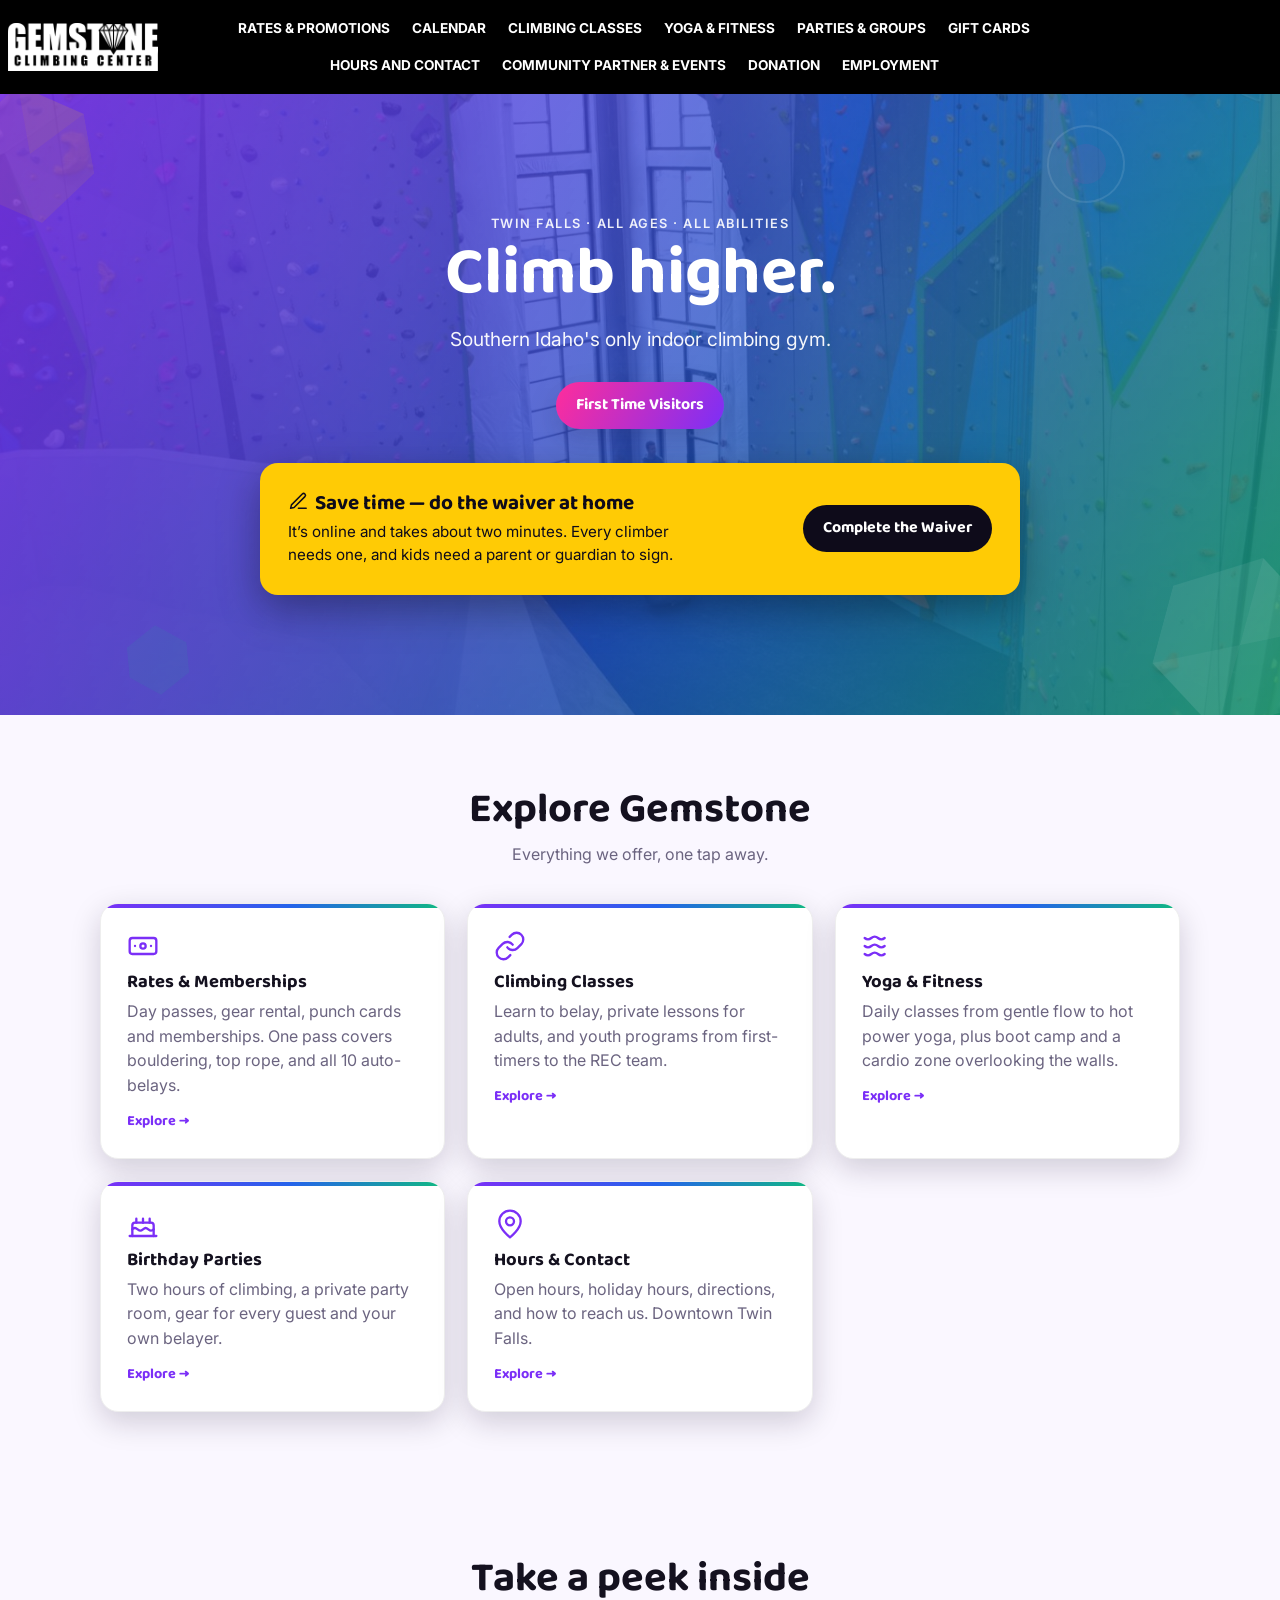
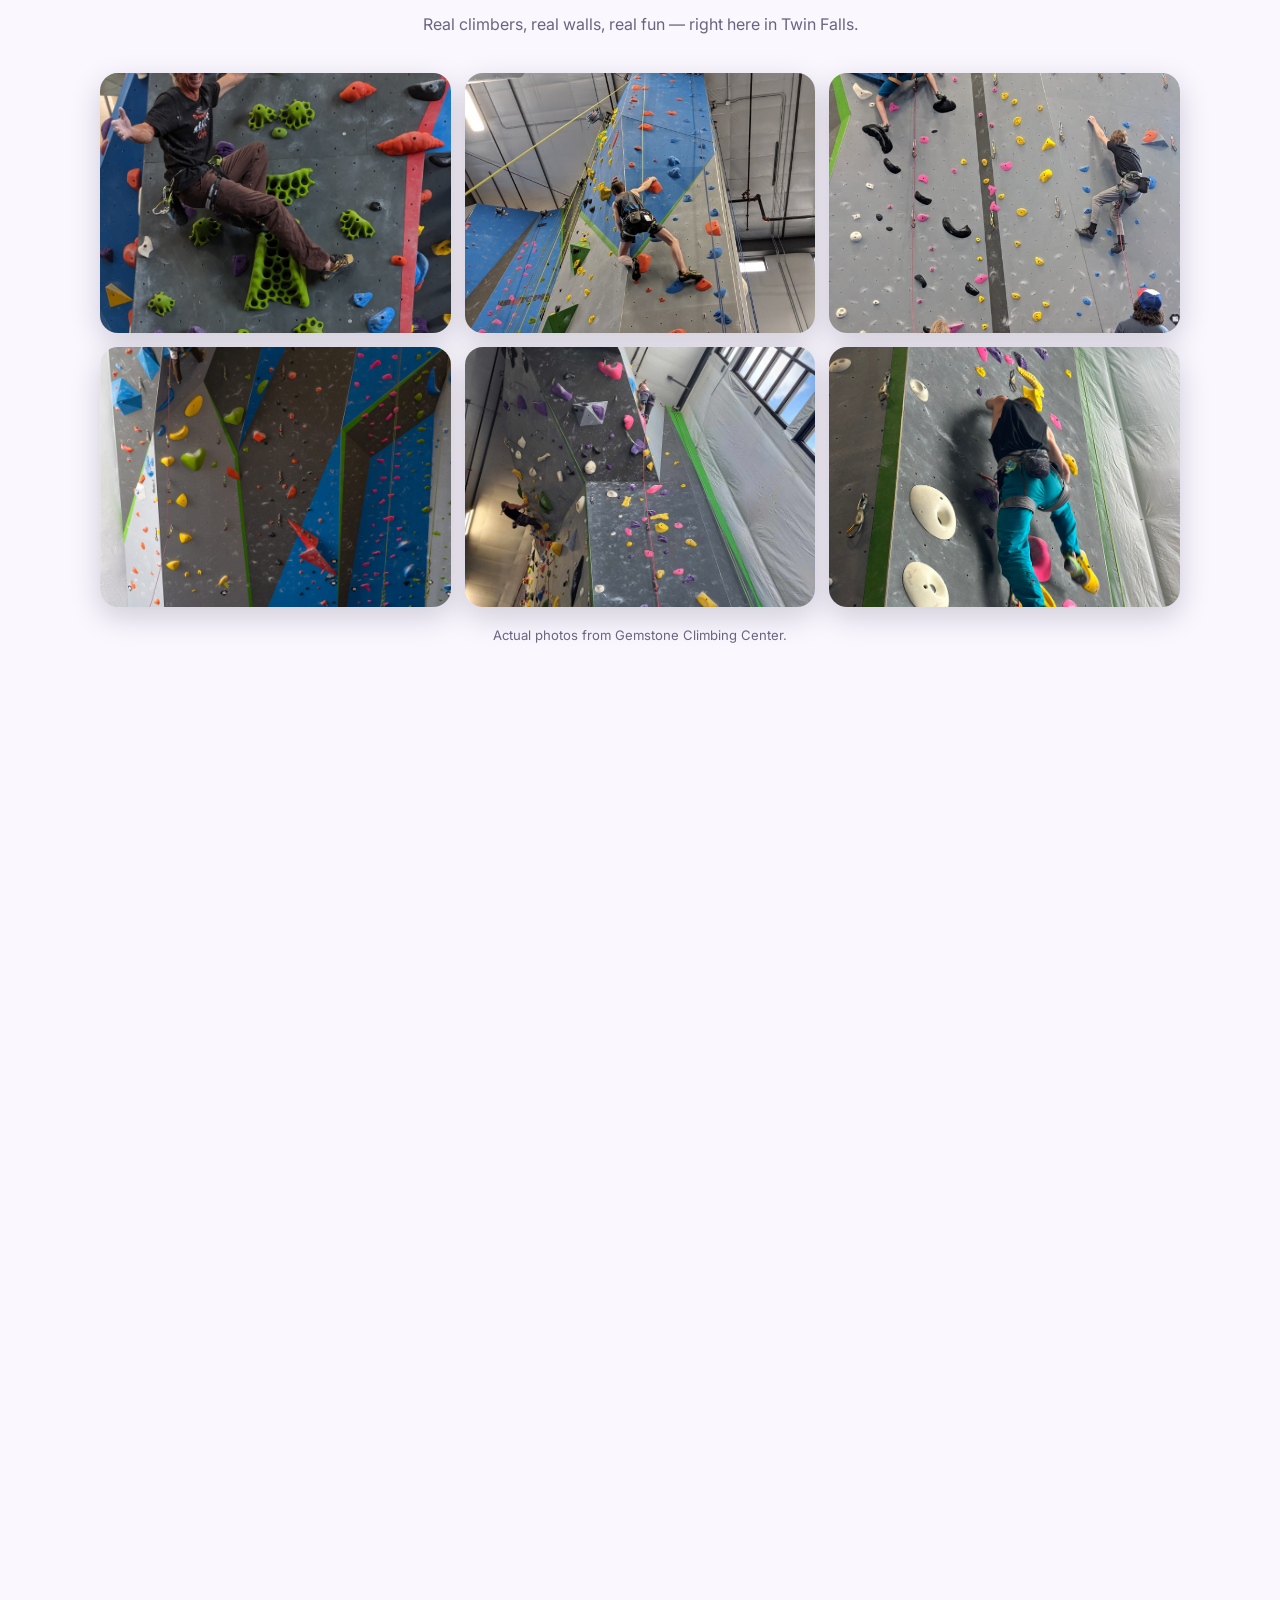
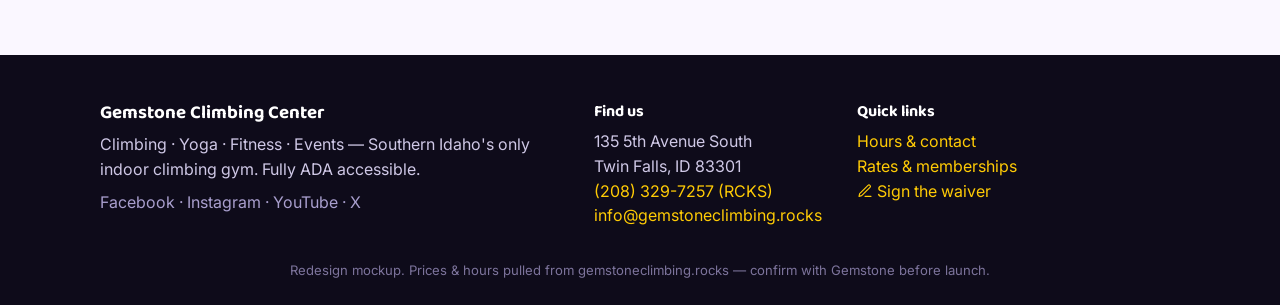
<file: index.html>
<!doctype html>
<html lang="en" class="no-js">
<head>
  <meta charset="UTF-8">
  <meta name="robots" content="noindex, nofollow">
  <meta name="viewport" content="width=device-width, initial-scale=1">
  <title>Gemstone Climbing Center — Twin Falls</title>
  <!-- Swap no-js → js before first paint so .js .reveal hides correctly when JS is available -->
  <script>document.documentElement.classList.replace('no-js','js')</script>
  <link rel="preconnect" href="https://fonts.googleapis.com">
  <link rel="preconnect" href="https://fonts.gstatic.com" crossorigin>
  <link rel="stylesheet" href="https://fonts.googleapis.com/css2?family=Baloo+2:wght@700;800&family=Inter:wght@400;600;700&display=swap">
  <link rel="icon" href="data:image/svg+xml,%3Csvg xmlns='http://www.w3.org/2000/svg' viewBox='0 0 24 24'%3E%3Crect width='24' height='24' rx='5' fill='%230e0b1a'/%3E%3Cpath d='M7 4.5h10l3.5 4.8-8.5 10.2L3.5 9.3z' fill='none' stroke='%23ffcb05' stroke-width='1.7' stroke-linejoin='round'/%3E%3Cpath d='M3.5 9.3h17' stroke='%23ffcb05' stroke-width='1.2'/%3E%3C/svg%3E">
  <meta name="description" content="Southern Idaho's only indoor climbing gym. Bouldering, top rope, 10 auto-belays, classes, yoga & fitness — in downtown Twin Falls.">
  <meta property="og:type" content="website">
  <meta property="og:site_name" content="Gemstone Climbing Center">
  <meta property="og:title" content="Gemstone Climbing Center — Twin Falls, Idaho">
  <meta property="og:description" content="Southern Idaho's only indoor climbing gym. Bouldering, top rope, 10 auto-belays, classes, yoga & fitness — in downtown Twin Falls.">
  <meta property="og:url" content="https://keemstart.github.io/gemstone-climbing-preview/index.html">
  <meta property="og:image" content="https://keemstart.github.io/gemstone-climbing-preview/assets/photos/og-cover.jpg">
  <meta name="twitter:card" content="summary_large_image">
  <meta name="twitter:title" content="Gemstone Climbing Center — Twin Falls, Idaho">
  <meta name="twitter:description" content="Southern Idaho's only indoor climbing gym. Bouldering, top rope, 10 auto-belays, classes, yoga & fitness — in downtown Twin Falls.">
  <meta name="twitter:image" content="https://keemstart.github.io/gemstone-climbing-preview/assets/photos/og-cover.jpg">
  <link rel="stylesheet" href="styles.css?v=28">
</head>
<body>
  <a class="skip" href="#main">Skip to content</a>
  <header class="nav">
    <div class="nav__bar">
  <a class="nav__logo" href="index.html" aria-label="Gemstone Climbing Center — home"><img src="assets/photos/logo-white.png" alt="Gemstone Climbing Center" width="280" height="90"></a>
      <nav class="nav__links" id="nav-links">
        <a href="rates.html">Rates &amp; Promotions</a>
        <a href="calendar.html">Calendar</a>
        <a href="classes.html">Climbing Classes</a>
        <a href="yoga-fitness.html">Yoga &amp; Fitness</a>
        <a href="parties.html">Parties &amp; Groups</a>
        <a href="gift-cards.html">Gift Cards</a>
        <a href="visit.html">Hours and Contact</a>
        <a href="community.html">Community Partner &amp; Events</a>
        <a href="donation.html">Donation</a>
        <a href="employment.html">Employment</a>
      </nav>
      <button class="nav__burger" type="button" aria-label="Open menu" aria-expanded="false" aria-controls="nav-links"><svg class="ico ico--open" viewBox="0 0 24 24" fill="none" stroke="currentColor" stroke-width="2" stroke-linecap="round" aria-hidden="true"><path d="M3 6h18M3 12h18M3 18h18"/></svg><svg class="ico ico--close" viewBox="0 0 24 24" fill="none" stroke="currentColor" stroke-width="2" stroke-linecap="round" aria-hidden="true"><path d="M18 6 6 18M6 6l12 12"/></svg></button>
    </div>
  </header>
  <main id="main">

    <!-- ── Section 1: Hero ── -->
    <section class="hero hero--home">
      <!-- Decorative gem facet shapes -->
      <svg class="hero__deco hero__deco--1" aria-hidden="true" focusable="false" xmlns="http://www.w3.org/2000/svg" viewBox="0 0 160 180" width="160" height="180"><polygon points="80,0 160,50 160,130 80,180 0,130 0,50" fill="rgba(255,255,255,0.07)"/><polygon points="80,0 160,50 80,90" fill="rgba(255,255,255,0.05)"/><polygon points="0,130 80,180 80,90" fill="rgba(255,255,255,0.04)"/></svg> <svg class="hero__deco hero__deco--2" aria-hidden="true" focusable="false" xmlns="http://www.w3.org/2000/svg" viewBox="0 0 120 140" width="120" height="140"><polygon points="60,0 120,40 120,100 60,140 0,100 0,40" fill="rgba(255,203,5,0.08)"/><polygon points="60,0 120,40 60,70" fill="rgba(255,203,5,0.06)"/></svg> <svg class="hero__deco hero__deco--3" aria-hidden="true" focusable="false" xmlns="http://www.w3.org/2000/svg" viewBox="0 0 80 80" width="80" height="80"><circle cx="40" cy="40" r="38" fill="none" stroke="rgba(255,255,255,0.1)" stroke-width="2"/><circle cx="40" cy="40" r="20" fill="rgba(255,45,155,0.07)"/></svg> <svg class="hero__deco hero__deco--4" aria-hidden="true" focusable="false" xmlns="http://www.w3.org/2000/svg" viewBox="0 0 60 70" width="60" height="70"><polygon points="30,0 60,20 60,50 30,70 0,50 0,20" fill="rgba(16,185,129,0.09)"/></svg> <div class="container hero__inner">
        <p class="eyebrow">Twin Falls · All ages · All abilities</p>
        <h1 class="hero__title">Climb higher.</h1>
        <p class="hero__sub">Southern Idaho's only indoor climbing gym.</p>
        <div class="hero__cta">
          <a class="btn btn--cta" href="rates.html#first-visit">First Time Visitors</a>
        </div>
        <div class="waiver-band">
          <div>
            <h3><svg class="ico" viewBox="0 0 24 24" fill="none" stroke="currentColor" stroke-width="1.75" stroke-linecap="round" stroke-linejoin="round" aria-hidden="true"><path d="M12 20h9"/><path d="M16.5 3.5a2.12 2.12 0 0 1 3 3L7 19l-4 1 1-4Z"/></svg> Save time &mdash; do the waiver at home</h3>
            <p>It&rsquo;s online and takes about two minutes. Every climber needs one, and kids need a parent or guardian to sign.</p>
          </div>
          <a class="btn btn--dark" href="https://waiver.smartwaiver.com/w/5cfe9b97b33d8/web/" target="_blank" rel="noopener">Complete the Waiver</a>
        </div>
      </div>
    </section>

    <!-- Section 3: Site map -->
    <section id="explore" class="section">
      <div class="container">
        <h2>Explore Gemstone</h2>
        <p class="section__sub">Everything we offer, one tap away.</p>
        <div class="cards">
          <a class="card card--link" href="rates.html">
            <div class="card__icon"><svg class="ico" viewBox="0 0 24 24" fill="none" stroke="currentColor" stroke-width="1.75" stroke-linecap="round" stroke-linejoin="round" aria-hidden="true"><rect x="2" y="6" width="20" height="12" rx="2"/><circle cx="12" cy="12" r="2"/><path d="M6 12h.01M18 12h.01"/></svg></div>
            <h3>Rates &amp; Memberships</h3>
            <p>Day passes, gear rental, punch cards and memberships. One pass covers bouldering, top rope, and all 10 auto-belays.</p>
            <span class="card__go">Explore &rarr;</span>
          </a>
          <a class="card card--link" href="classes.html">
            <div class="card__icon"><svg class="ico" viewBox="0 0 24 24" fill="none" stroke="currentColor" stroke-width="1.75" stroke-linecap="round" stroke-linejoin="round" aria-hidden="true"><path d="M10 13a5 5 0 0 0 7.54.54l3-3a5 5 0 0 0-7.07-7.07l-1.72 1.71"/><path d="M14 11a5 5 0 0 0-7.54-.54l-3 3a5 5 0 0 0 7.07 7.07l1.71-1.71"/></svg></div>
            <h3>Climbing Classes</h3>
            <p>Learn to belay, private lessons for adults, and youth programs from first-timers to the REC team.</p>
            <span class="card__go">Explore &rarr;</span>
          </a>
          <a class="card card--link" href="yoga-fitness.html">
            <div class="card__icon"><svg class="ico" viewBox="0 0 24 24" fill="none" stroke="currentColor" stroke-width="1.75" stroke-linecap="round" stroke-linejoin="round" aria-hidden="true"><path d="M2 6c.6.5 1.2 1 2.5 1C7 7 7 5 9.5 5c2.6 0 2.4 2 5 2 1.3 0 1.9-.5 2.5-1"/><path d="M2 12c.6.5 1.2 1 2.5 1C7 13 7 11 9.5 11c2.6 0 2.4 2 5 2 1.3 0 1.9-.5 2.5-1"/><path d="M2 18c.6.5 1.2 1 2.5 1C7 19 7 17 9.5 17c2.6 0 2.4 2 5 2 1.3 0 1.9-.5 2.5-1"/></svg></div>
            <h3>Yoga &amp; Fitness</h3>
            <p>Daily classes from gentle flow to hot power yoga, plus boot camp and a cardio zone overlooking the walls.</p>
            <span class="card__go">Explore &rarr;</span>
          </a>
          <a class="card card--link" href="parties.html">
            <div class="card__icon"><svg class="ico" viewBox="0 0 24 24" fill="none" stroke="currentColor" stroke-width="1.75" stroke-linecap="round" stroke-linejoin="round" aria-hidden="true"><path d="M20 21v-8a2 2 0 0 0-2-2H6a2 2 0 0 0-2 2v8"/><path d="M4 16s.5-1 2-1 2.5 2 4 2 2.5-2 4-2 2.5 2 4 2 2-1 2-1"/><path d="M2 21h20"/><path d="M7 8v3M12 8v3M17 8v3"/></svg></div>
            <h3>Birthday Parties</h3>
            <p>Two hours of climbing, a private party room, gear for every guest and your own belayer.</p>
            <span class="card__go">Explore &rarr;</span>
          </a>
          <a class="card card--link" href="visit.html">
            <div class="card__icon"><svg class="ico" viewBox="0 0 24 24" fill="none" stroke="currentColor" stroke-width="1.75" stroke-linecap="round" stroke-linejoin="round" aria-hidden="true"><path d="M20 10c0 6-8 12-8 12s-8-6-8-12a8 8 0 0 1 16 0Z"/><circle cx="12" cy="10" r="3"/></svg></div>
            <h3>Hours &amp; Contact</h3>
            <p>Open hours, holiday hours, directions, and how to reach us. Downtown Twin Falls.</p>
            <span class="card__go">Explore &rarr;</span>
          </a>
        </div>
      </div>
    </section>

    <!-- ── Section 3b: Photo gallery ── -->
    <section class="section reveal">
      <div class="container">
        <h2>Take a peek inside</h2>
        <p class="section__sub">Real climbers, real walls, real fun — right here in Twin Falls.</p>
        <div class="gallery">
          <img src="assets/photos/g1.jpg" alt="A climber grinning mid-route on a colorful bouldering wall at Gemstone" loading="lazy">
          <img src="assets/photos/g2.jpg" alt="A climber high on a tall lead wall under the gym's big ceiling" loading="lazy">
          <img src="assets/photos/g3.jpg" alt="Climbers on the top-rope walls with a friend spotting below" loading="lazy">
          <img src="assets/photos/g4.jpg" alt="Wide view of Gemstone's colorful climbing walls and padded floor" loading="lazy">
          <img src="assets/photos/g5.jpg" alt="Two friends smiling in front of the bouldering wall" loading="lazy">
          <img src="assets/photos/g6.jpg" alt="A climber working a route across bright, chunky holds" loading="lazy">
        </div>
        <p class="gallery__note">Actual photos from Gemstone Climbing Center.</p>
      </div>
    </section>

    <!-- ── Section 4: Why Gemstone trust band ── -->
    <section id="why" class="why reveal">
      <div class="container">
        <h2>Why families pick Gemstone</h2>
        <div class="why__grid">
          <div class="why__item">
            <span class="why__icon"><svg class="ico" viewBox="0 0 24 24" fill="none" stroke="currentColor" stroke-width="1.75" stroke-linecap="round" stroke-linejoin="round" aria-hidden="true"><path d="m8 3 4 8 5-5 5 15H2L8 3z"/></svg></span>
            <strong>Only indoor gym in S. Idaho</strong>
          </div>
          <div class="why__item">
            <span class="why__icon"><svg class="ico" viewBox="0 0 24 24" fill="none" stroke="currentColor" stroke-width="1.75" stroke-linecap="round" stroke-linejoin="round" aria-hidden="true"><circle cx="16" cy="4" r="1"/><path d="m18 19 1-7-6 1"/><path d="m5 8 3-3 5.5 3-2.36 3.5"/><path d="M4.24 14.5a5 5 0 0 0 6.88 6"/><path d="M13.76 17.5a5 5 0 0 0-6.88-6"/></svg></span>
            <strong>Fully ADA accessible</strong>
          </div>
          <div class="why__item">
            <span class="why__icon"><svg class="ico" viewBox="0 0 24 24" fill="none" stroke="currentColor" stroke-width="1.75" stroke-linecap="round" stroke-linejoin="round" aria-hidden="true"><path d="M16 21v-2a4 4 0 0 0-4-4H6a4 4 0 0 0-4 4v2"/><circle cx="9" cy="7" r="4"/><path d="M22 21v-2a4 4 0 0 0-3-3.87"/><path d="M16 3.13a4 4 0 0 1 0 7.75"/></svg></span>
            <strong>Trained, friendly staff</strong>
          </div>
          <div class="why__item">
            <span class="why__icon"><svg class="ico" viewBox="0 0 24 24" fill="none" stroke="currentColor" stroke-width="1.75" stroke-linecap="round" stroke-linejoin="round" aria-hidden="true"><path d="M16 21v-2a4 4 0 0 0-4-4H6a4 4 0 0 0-4 4v2"/><circle cx="9" cy="7" r="4"/><path d="M22 21v-2a4 4 0 0 0-3-3.87"/><path d="M16 3.13a4 4 0 0 1 0 7.75"/></svg></span>
            <strong>All ages &amp; abilities welcome</strong>
          </div>
        </div>
      </div>
    </section>

    <!-- ── Section 5: Testimonials ── -->
    <section class="section reveal">
      <div class="container">
        <h2>Climbers love us</h2>
        <div class="rating">
          <div class="rating__stars" aria-hidden="true"><svg class="ico ico--star" viewBox="0 0 24 24" fill="currentColor" aria-hidden="true"><path d="m12 2 3.09 6.26L22 9.27l-5 4.87 1.18 6.88L12 17.77l-6.18 3.25L7 14.14 2 9.27l6.91-1.01z"/></svg><svg class="ico ico--star" viewBox="0 0 24 24" fill="currentColor" aria-hidden="true"><path d="m12 2 3.09 6.26L22 9.27l-5 4.87 1.18 6.88L12 17.77l-6.18 3.25L7 14.14 2 9.27l6.91-1.01z"/></svg><svg class="ico ico--star" viewBox="0 0 24 24" fill="currentColor" aria-hidden="true"><path d="m12 2 3.09 6.26L22 9.27l-5 4.87 1.18 6.88L12 17.77l-6.18 3.25L7 14.14 2 9.27l6.91-1.01z"/></svg><svg class="ico ico--star" viewBox="0 0 24 24" fill="currentColor" aria-hidden="true"><path d="m12 2 3.09 6.26L22 9.27l-5 4.87 1.18 6.88L12 17.77l-6.18 3.25L7 14.14 2 9.27l6.91-1.01z"/></svg><svg class="ico ico--star" viewBox="0 0 24 24" aria-hidden="true"><defs><linearGradient id="halfstar"><stop offset="50%" stop-color="currentColor"/><stop offset="50%" stop-color="transparent"/></linearGradient></defs><path d="m12 2 3.09 6.26L22 9.27l-5 4.87 1.18 6.88L12 17.77l-6.18 3.25L7 14.14 2 9.27l6.91-1.01z" fill="url(#halfstar)" stroke="currentColor" stroke-width="1.5"/></svg></div>
          <p class="rating__text">
            Rated <strong>4.5 out of 5</strong> —
            <a href="https://www.indoorclimbinggym.com/gyms/gemstone-climbing-center-twin-falls/" target="_blank" rel="noopener">as listed on IndoorClimbingGym.com</a>
          </p>
        </div>
        <p class="section__sub"><strong>The quotes below are written placeholders, not real customer reviews.</strong> Swap in real Google or Facebook reviews before this goes live.</p>
        <div class="cards">
          <blockquote class="quote">
            <p>"We booked Gemstone for my daughter's 8th birthday and it was the best decision ever. The staff host handled everything — we just showed up and celebrated. Every kid left exhausted and grinning."</p>
            <cite>— Sarah M., Twin Falls</cite>
          </blockquote>
          <blockquote class="quote">
            <p>"As a total beginner I was nervous, but the auto-belays let me climb on my own right away. Super welcoming vibe, no judgment — I was back the next weekend with my whole family."</p>
            <cite>— Diego R.</cite>
          </blockquote>
          <blockquote class="quote">
            <p>"Our kids have tried every birthday venue in Twin Falls. Nothing tops Gemstone. The private room, the climbing wall, the staff energy — the Coopers are officially annual members now."</p>
            <cite>— The Coopers</cite>
          </blockquote>
        </div>
      </div>
    </section>

  </main>
  <footer class="footer" id="footer">
    <div class="container footer__grid">
      <div>
        <h3>Gemstone Climbing Center</h3>
        <p>Climbing · Yoga · Fitness · Events — Southern Idaho's only indoor climbing gym. Fully ADA accessible.</p>
        <p class="footer__social">Facebook · Instagram · YouTube · X</p>
      </div>
      <div>
        <h4>Find us</h4>
        <p>135 5th Avenue South<br>Twin Falls, ID 83301</p>
        <p>
          <a class="contact-link" href="tel:+12083297257">(208) 329-7257 (RCKS)</a><br>
          <a class="contact-link" href="mailto:info@gemstoneclimbing.rocks">info@gemstoneclimbing.rocks</a>
        </p>
      </div>
      <div>
        <h4>Quick links</h4>
        <p>
          <a class="contact-link" href="visit.html">Hours &amp; contact</a><br>
          <a class="contact-link" href="rates.html">Rates &amp; memberships</a><br>
          <a class="contact-link" href="https://waiver.smartwaiver.com/w/5cfe9b97b33d8/web/" target="_blank" rel="noopener"><svg class="ico" viewBox="0 0 24 24" fill="none" stroke="currentColor" stroke-width="1.75" stroke-linecap="round" stroke-linejoin="round" aria-hidden="true"><path d="M12 20h9"/><path d="M16.5 3.5a2.12 2.12 0 0 1 3 3L7 19l-4 1 1-4Z"/></svg> Sign the waiver</a>
        </p>
      </div>
    </div>
    <p class="footer__note">Redesign mockup. Prices &amp; hours pulled from gemstoneclimbing.rocks — confirm with Gemstone before launch.</p>
  </footer>
  <script src="main.js?v=5" defer></script>
</body>
</html>
</file>
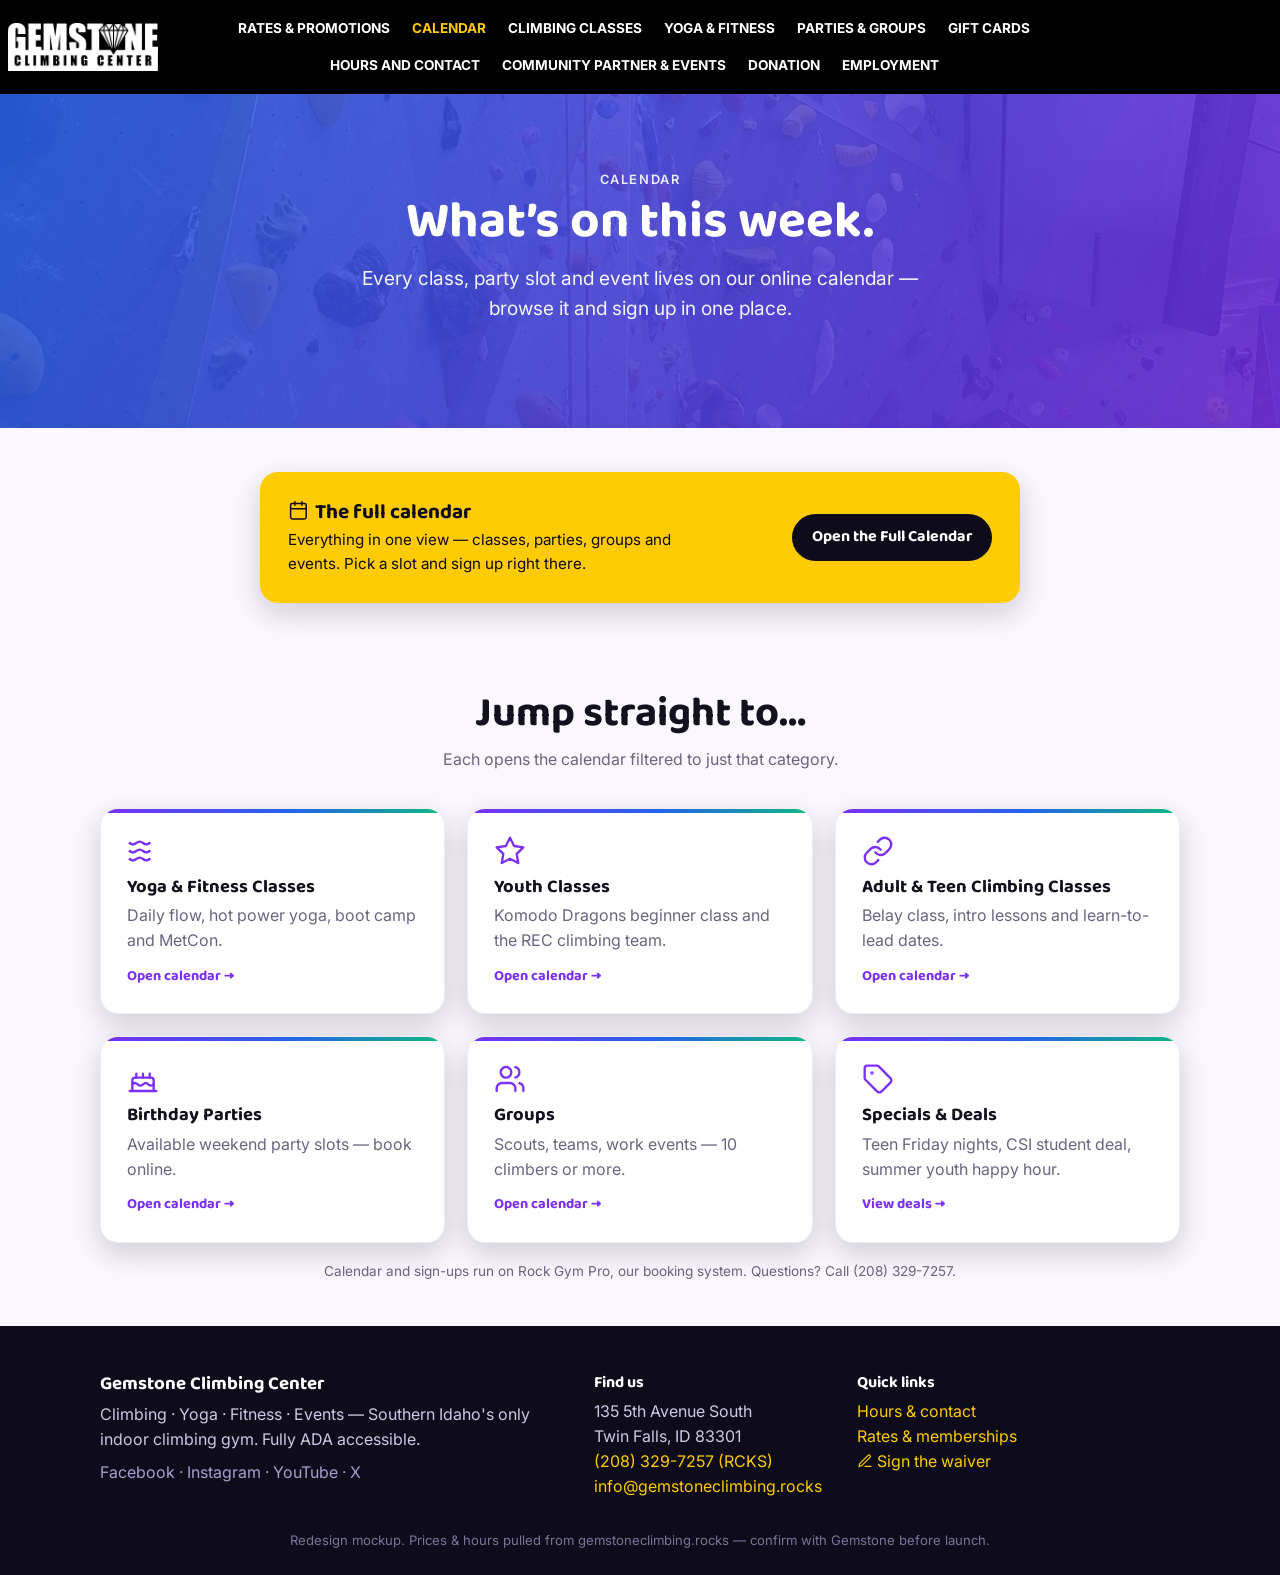
<file: calendar.html>
<!doctype html>
<html lang="en" class="no-js">
<head>
  <meta charset="UTF-8">
  <meta name="robots" content="noindex, nofollow">
  <meta name="viewport" content="width=device-width, initial-scale=1">
  <title>Calendar — Gemstone Climbing Center</title>
  <!-- Swap no-js → js before first paint so .js .reveal hides correctly when JS is available -->
  <script>document.documentElement.classList.replace('no-js','js')</script>
  <link rel="preconnect" href="https://fonts.googleapis.com">
  <link rel="preconnect" href="https://fonts.gstatic.com" crossorigin>
  <link rel="stylesheet" href="https://fonts.googleapis.com/css2?family=Baloo+2:wght@700;800&family=Inter:wght@400;600;700&display=swap">
  <link rel="icon" href="data:image/svg+xml,%3Csvg xmlns='http://www.w3.org/2000/svg' viewBox='0 0 24 24'%3E%3Crect width='24' height='24' rx='5' fill='%230e0b1a'/%3E%3Cpath d='M7 4.5h10l3.5 4.8-8.5 10.2L3.5 9.3z' fill='none' stroke='%23ffcb05' stroke-width='1.7' stroke-linejoin='round'/%3E%3Cpath d='M3.5 9.3h17' stroke='%23ffcb05' stroke-width='1.2'/%3E%3C/svg%3E">
  <meta name="description" content="See what's on at Gemstone and sign up online: yoga and fitness, youth and adult classes, parties, groups and specials.">
  <meta property="og:type" content="website">
  <meta property="og:site_name" content="Gemstone Climbing Center">
  <meta property="og:title" content="Calendar — Gemstone Climbing Center">
  <meta property="og:description" content="See what's on at Gemstone and sign up online: yoga and fitness, youth and adult classes, parties, groups and specials.">
  <meta property="og:url" content="https://keemstart.github.io/gemstone-climbing-preview/calendar.html">
  <meta property="og:image" content="https://keemstart.github.io/gemstone-climbing-preview/assets/photos/og-cover.jpg">
  <meta name="twitter:card" content="summary_large_image">
  <meta name="twitter:title" content="Calendar — Gemstone Climbing Center">
  <meta name="twitter:description" content="See what's on at Gemstone and sign up online: yoga and fitness, youth and adult classes, parties, groups and specials.">
  <meta name="twitter:image" content="https://keemstart.github.io/gemstone-climbing-preview/assets/photos/og-cover.jpg">
  <link rel="stylesheet" href="styles.css?v=28">
</head>
<body>
  <a class="skip" href="#main">Skip to content</a>
  <header class="nav">
    <div class="nav__bar">
  <a class="nav__logo" href="index.html" aria-label="Gemstone Climbing Center — home"><img src="assets/photos/logo-white.png" alt="Gemstone Climbing Center" width="280" height="90"></a>
      <nav class="nav__links" id="nav-links">
        <a href="rates.html">Rates &amp; Promotions</a>
        <a href="calendar.html" aria-current="page">Calendar</a>
        <a href="classes.html">Climbing Classes</a>
        <a href="yoga-fitness.html">Yoga &amp; Fitness</a>
        <a href="parties.html">Parties &amp; Groups</a>
        <a href="gift-cards.html">Gift Cards</a>
        <a href="visit.html">Hours and Contact</a>
        <a href="community.html">Community Partner &amp; Events</a>
        <a href="donation.html">Donation</a>
        <a href="employment.html">Employment</a>
      </nav>
      <button class="nav__burger" type="button" aria-label="Open menu" aria-expanded="false" aria-controls="nav-links"><svg class="ico ico--open" viewBox="0 0 24 24" fill="none" stroke="currentColor" stroke-width="2" stroke-linecap="round" aria-hidden="true"><path d="M3 6h18M3 12h18M3 18h18"/></svg><svg class="ico ico--close" viewBox="0 0 24 24" fill="none" stroke="currentColor" stroke-width="2" stroke-linecap="round" aria-hidden="true"><path d="M18 6 6 18M6 6l12 12"/></svg></button>
    </div>
  </header>

  <main id="main">

    <!-- Page hero -->
    <section class="hero hero--page hero--calendar">
      <div class="container hero__inner">
        <p class="eyebrow">Calendar</p>
        <h1 class="hero__title">What&rsquo;s on this week.</h1>
        <p class="hero__sub">Every class, party slot and event lives on our online calendar &mdash; browse it and sign up in one place.</p>
      </div>
    </section>

    <section class="section section--tight">
      <div class="container">
        <div class="waiver-band">
          <div>
            <h3><svg class="ico" viewBox="0 0 24 24" fill="none" stroke="currentColor" stroke-width="1.75" stroke-linecap="round" stroke-linejoin="round" aria-hidden="true"><rect x="3" y="4" width="18" height="18" rx="2"/><path d="M16 2v4M8 2v4M3 10h18"/></svg> The full calendar</h3>
            <p>Everything in one view &mdash; classes, parties, groups and events. Pick a slot and sign up right there.</p>
          </div>
          <a class="btn btn--dark" href="https://app.rockgympro.com/b/widget/?a=calendar&amp;&amp;widget_guid=ecdc4bcc633c49f288ce681da1b95a86&amp;random=62d84f7b9785a&amp;iframeid=&amp;mode=p" target="_blank" rel="noopener">Open the Full Calendar</a>
        </div>
      </div>
    </section>

    <section class="section section--tight reveal">
      <div class="container">
        <h2>Jump straight to&hellip;</h2>
        <p class="section__sub">Each opens the calendar filtered to just that category.</p>
        <div class="cards">
          <a class="card card--link" href="https://app.rockgympro.com/b/?&amp;bw=b32202e4762f4b5b98f030e9bfc80e5f" target="_blank" rel="noopener">
            <div class="card__icon"><svg class="ico" viewBox="0 0 24 24" fill="none" stroke="currentColor" stroke-width="1.75" stroke-linecap="round" stroke-linejoin="round" aria-hidden="true"><path d="M2 6c.6.5 1.2 1 2.5 1C7 7 7 5 9.5 5c2.6 0 2.4 2 5 2 1.3 0 1.9-.5 2.5-1"/><path d="M2 12c.6.5 1.2 1 2.5 1C7 13 7 11 9.5 11c2.6 0 2.4 2 5 2 1.3 0 1.9-.5 2.5-1"/><path d="M2 18c.6.5 1.2 1 2.5 1C7 19 7 17 9.5 17c2.6 0 2.4 2 5 2 1.3 0 1.9-.5 2.5-1"/></svg></div>
            <h3>Yoga &amp; Fitness Classes</h3>
            <p>Daily flow, hot power yoga, boot camp and MetCon.</p>
            <span class="card__go">Open calendar &rarr;</span>
          </a>
          <a class="card card--link" href="https://app.rockgympro.com/b/?&amp;bw=70bd29d9da0445a3baface02f310a240" target="_blank" rel="noopener">
            <div class="card__icon"><svg class="ico" viewBox="0 0 24 24" fill="none" stroke="currentColor" stroke-width="1.75" stroke-linecap="round" stroke-linejoin="round" aria-hidden="true"><path d="m12 2 3.09 6.26L22 9.27l-5 4.87 1.18 6.88L12 17.77l-6.18 3.25L7 14.14 2 9.27l6.91-1.01z"/></svg></div>
            <h3>Youth Classes</h3>
            <p>Komodo Dragons beginner class and the REC climbing team.</p>
            <span class="card__go">Open calendar &rarr;</span>
          </a>
          <a class="card card--link" href="https://app.rockgympro.com/b/?&amp;bw=7004e7a0c71f44afab94ce56cd34a6df" target="_blank" rel="noopener">
            <div class="card__icon"><svg class="ico" viewBox="0 0 24 24" fill="none" stroke="currentColor" stroke-width="1.75" stroke-linecap="round" stroke-linejoin="round" aria-hidden="true"><path d="M10 13a5 5 0 0 0 7.54.54l3-3a5 5 0 0 0-7.07-7.07l-1.72 1.71"/><path d="M14 11a5 5 0 0 0-7.54-.54l-3 3a5 5 0 0 0 7.07 7.07l1.71-1.71"/></svg></div>
            <h3>Adult &amp; Teen Climbing Classes</h3>
            <p>Belay class, intro lessons and learn-to-lead dates.</p>
            <span class="card__go">Open calendar &rarr;</span>
          </a>
          <a class="card card--link" href="https://app.rockgympro.com/b/?&amp;bw=be690385fd8d4420b95cceaacaf97de6" target="_blank" rel="noopener">
            <div class="card__icon"><svg class="ico" viewBox="0 0 24 24" fill="none" stroke="currentColor" stroke-width="1.75" stroke-linecap="round" stroke-linejoin="round" aria-hidden="true"><path d="M20 21v-8a2 2 0 0 0-2-2H6a2 2 0 0 0-2 2v8"/><path d="M4 16s.5-1 2-1 2.5 2 4 2 2.5-2 4-2 2.5 2 4 2 2-1 2-1"/><path d="M2 21h20"/><path d="M7 8v3M12 8v3M17 8v3"/></svg></div>
            <h3>Birthday Parties</h3>
            <p>Available weekend party slots &mdash; book online.</p>
            <span class="card__go">Open calendar &rarr;</span>
          </a>
          <a class="card card--link" href="https://app.rockgympro.com/b/?&amp;bo=f932a99c79bf4703b35c180e79b0fed3" target="_blank" rel="noopener">
            <div class="card__icon"><svg class="ico" viewBox="0 0 24 24" fill="none" stroke="currentColor" stroke-width="1.75" stroke-linecap="round" stroke-linejoin="round" aria-hidden="true"><path d="M16 21v-2a4 4 0 0 0-4-4H6a4 4 0 0 0-4 4v2"/><circle cx="9" cy="7" r="4"/><path d="M22 21v-2a4 4 0 0 0-3-3.87"/><path d="M16 3.13a4 4 0 0 1 0 7.75"/></svg></div>
            <h3>Groups</h3>
            <p>Scouts, teams, work events &mdash; 10 climbers or more.</p>
            <span class="card__go">Open calendar &rarr;</span>
          </a>
          <a class="card card--link" href="rates.html#specials">
            <div class="card__icon"><svg class="ico" viewBox="0 0 24 24" fill="none" stroke="currentColor" stroke-width="1.75" stroke-linecap="round" stroke-linejoin="round" aria-hidden="true"><path d="M12.586 2.586A2 2 0 0 0 11.172 2H4a2 2 0 0 0-2 2v7.172a2 2 0 0 0 .586 1.414l8.704 8.704a2.426 2.426 0 0 0 3.42 0l6.58-6.58a2.426 2.426 0 0 0 0-3.42z"/><circle cx="7.5" cy="7.5" r=".5"/></svg></div>
            <h3>Specials &amp; Deals</h3>
            <p>Teen Friday nights, CSI student deal, summer youth happy hour.</p>
            <span class="card__go">View deals &rarr;</span>
          </a>
        </div>
        <p class="note">Calendar and sign-ups run on Rock Gym Pro, our booking system. Questions? Call (208) 329-7257.</p>
      </div>
    </section>

  </main>

  <footer class="footer" id="footer">
    <div class="container footer__grid">
      <div>
        <h3>Gemstone Climbing Center</h3>
        <p>Climbing · Yoga · Fitness · Events — Southern Idaho's only indoor climbing gym. Fully ADA accessible.</p>
        <p class="footer__social">Facebook · Instagram · YouTube · X</p>
      </div>
      <div>
        <h4>Find us</h4>
        <p>135 5th Avenue South<br>Twin Falls, ID 83301</p>
        <p>
          <a class="contact-link" href="tel:+12083297257">(208) 329-7257 (RCKS)</a><br>
          <a class="contact-link" href="mailto:info@gemstoneclimbing.rocks">info@gemstoneclimbing.rocks</a>
        </p>
      </div>
      <div>
        <h4>Quick links</h4>
        <p>
          <a class="contact-link" href="visit.html">Hours &amp; contact</a><br>
          <a class="contact-link" href="rates.html">Rates &amp; memberships</a><br>
          <a class="contact-link" href="https://waiver.smartwaiver.com/w/5cfe9b97b33d8/web/" target="_blank" rel="noopener"><svg class="ico" viewBox="0 0 24 24" fill="none" stroke="currentColor" stroke-width="1.75" stroke-linecap="round" stroke-linejoin="round" aria-hidden="true"><path d="M12 20h9"/><path d="M16.5 3.5a2.12 2.12 0 0 1 3 3L7 19l-4 1 1-4Z"/></svg> Sign the waiver</a>
        </p>
      </div>
    </div>
    <p class="footer__note">Redesign mockup. Prices &amp; hours pulled from gemstoneclimbing.rocks — confirm with Gemstone before launch.</p>
  </footer>
  <script src="main.js?v=5" defer></script>
</body>
</html>
</file>
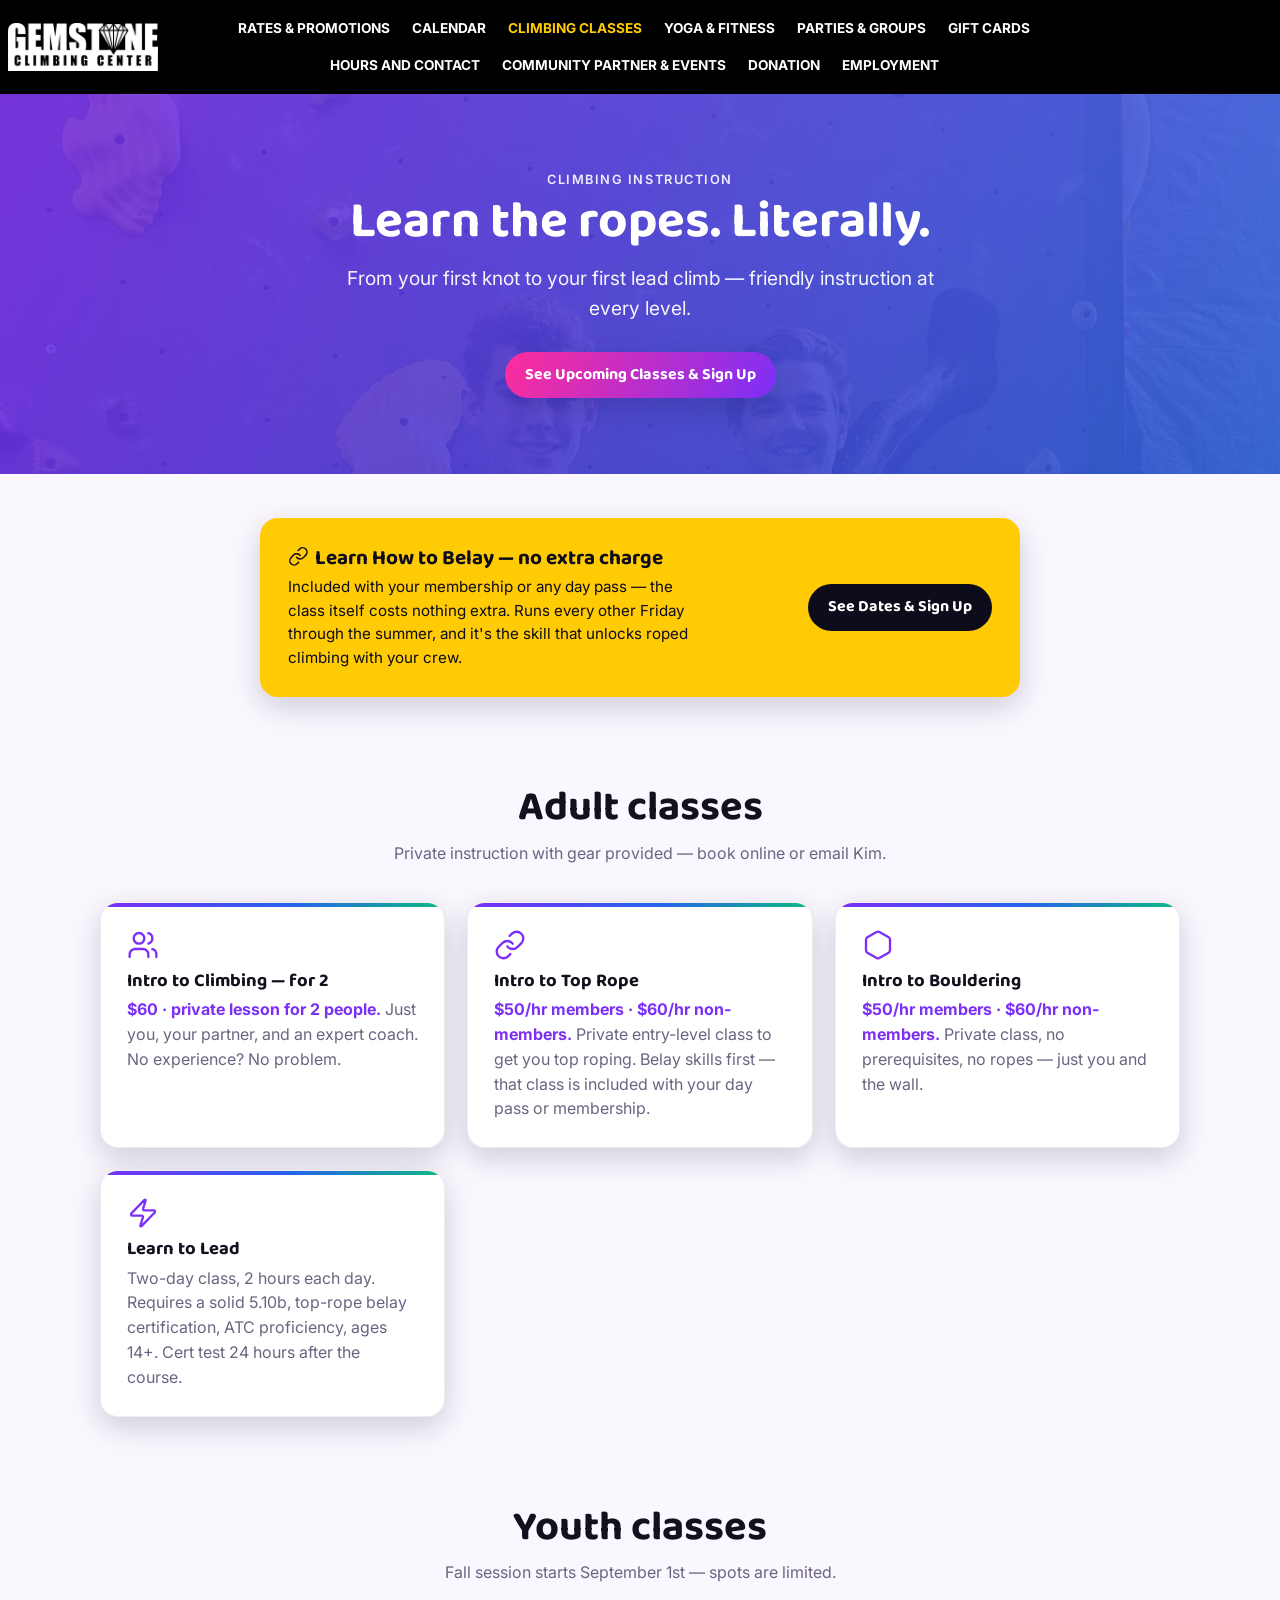
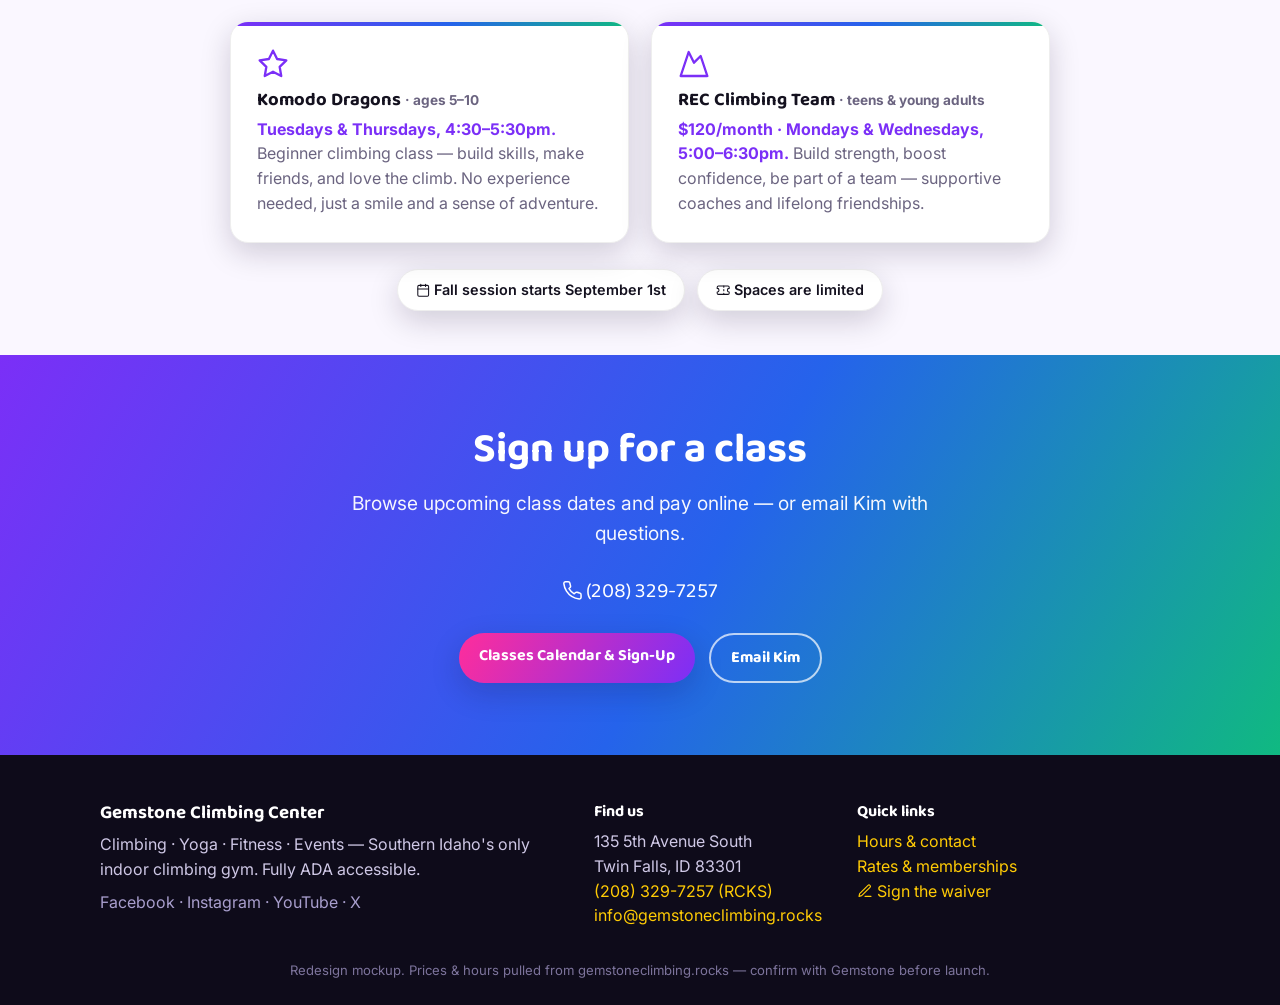
<file: classes.html>
<!doctype html>
<html lang="en" class="no-js">
<head>
  <meta charset="UTF-8">
  <meta name="robots" content="noindex, nofollow">
  <meta name="viewport" content="width=device-width, initial-scale=1">
  <title>Climbing Classes — Gemstone Climbing Center</title>
  <!-- Swap no-js → js before first paint so .js .reveal hides correctly when JS is available -->
  <script>document.documentElement.classList.replace('no-js','js')</script>
  <link rel="preconnect" href="https://fonts.googleapis.com">
  <link rel="preconnect" href="https://fonts.gstatic.com" crossorigin>
  <link rel="stylesheet" href="https://fonts.googleapis.com/css2?family=Baloo+2:wght@700;800&family=Inter:wght@400;600;700&display=swap">
  <link rel="icon" href="data:image/svg+xml,%3Csvg xmlns='http://www.w3.org/2000/svg' viewBox='0 0 24 24'%3E%3Crect width='24' height='24' rx='5' fill='%230e0b1a'/%3E%3Cpath d='M7 4.5h10l3.5 4.8-8.5 10.2L3.5 9.3z' fill='none' stroke='%23ffcb05' stroke-width='1.7' stroke-linejoin='round'/%3E%3Cpath d='M3.5 9.3h17' stroke='%23ffcb05' stroke-width='1.2'/%3E%3C/svg%3E">
  <meta name="description" content="Belay classes included with any day pass, private lessons, plus youth programs: Komodo Dragons and the REC climbing team.">
  <meta property="og:type" content="website">
  <meta property="og:site_name" content="Gemstone Climbing Center">
  <meta property="og:title" content="Climbing Classes — Gemstone Climbing">
  <meta property="og:description" content="Belay classes included with any day pass, private lessons, plus youth programs: Komodo Dragons and the REC climbing team.">
  <meta property="og:url" content="https://keemstart.github.io/gemstone-climbing-preview/classes.html">
  <meta property="og:image" content="https://keemstart.github.io/gemstone-climbing-preview/assets/photos/og-cover.jpg">
  <meta name="twitter:card" content="summary_large_image">
  <meta name="twitter:title" content="Climbing Classes — Gemstone Climbing">
  <meta name="twitter:description" content="Belay classes included with any day pass, private lessons, plus youth programs: Komodo Dragons and the REC climbing team.">
  <meta name="twitter:image" content="https://keemstart.github.io/gemstone-climbing-preview/assets/photos/og-cover.jpg">
  <link rel="stylesheet" href="styles.css?v=28">
</head>
<body>
  <a class="skip" href="#main">Skip to content</a>
  <header class="nav">
    <div class="nav__bar">
  <a class="nav__logo" href="index.html" aria-label="Gemstone Climbing Center — home"><img src="assets/photos/logo-white.png" alt="Gemstone Climbing Center" width="280" height="90"></a>
      <nav class="nav__links" id="nav-links">
        <a href="rates.html">Rates &amp; Promotions</a>
        <a href="calendar.html">Calendar</a>
        <a href="classes.html" aria-current="page">Climbing Classes</a>
        <a href="yoga-fitness.html">Yoga &amp; Fitness</a>
        <a href="parties.html">Parties &amp; Groups</a>
        <a href="gift-cards.html">Gift Cards</a>
        <a href="visit.html">Hours and Contact</a>
        <a href="community.html">Community Partner &amp; Events</a>
        <a href="donation.html">Donation</a>
        <a href="employment.html">Employment</a>
      </nav>
      <button class="nav__burger" type="button" aria-label="Open menu" aria-expanded="false" aria-controls="nav-links"><svg class="ico ico--open" viewBox="0 0 24 24" fill="none" stroke="currentColor" stroke-width="2" stroke-linecap="round" aria-hidden="true"><path d="M3 6h18M3 12h18M3 18h18"/></svg><svg class="ico ico--close" viewBox="0 0 24 24" fill="none" stroke="currentColor" stroke-width="2" stroke-linecap="round" aria-hidden="true"><path d="M18 6 6 18M6 6l12 12"/></svg></button>
    </div>
  </header>

  <main id="main">

    <!-- ── Page hero ── -->
    <section class="hero hero--page hero--classes">
      <div class="container hero__inner">
        <p class="eyebrow">Climbing instruction</p>
        <h1 class="hero__title">Learn the ropes. Literally.</h1>
        <p class="hero__sub">From your first knot to your first lead climb — friendly instruction at every level.</p>
        <a class="btn btn--cta" href="https://app.rockgympro.com/b/?&bw=7004e7a0c71f44afab94ce56cd34a6df" target="_blank" rel="noopener">See Upcoming Classes &amp; Sign Up</a>
      </div>
    </section>

    <!-- ── Free belay classes ── -->
    <section class="section section--tight">
      <div class="container">
        <div class="waiver-band">
          <div>
            <h3><svg class="ico" viewBox="0 0 24 24" fill="none" stroke="currentColor" stroke-width="1.75" stroke-linecap="round" stroke-linejoin="round" aria-hidden="true"><path d="M10 13a5 5 0 0 0 7.54.54l3-3a5 5 0 0 0-7.07-7.07l-1.72 1.71"/><path d="M14 11a5 5 0 0 0-7.54-.54l-3 3a5 5 0 0 0 7.07 7.07l1.71-1.71"/></svg> Learn How to Belay — no extra charge</h3>
            <p>Included with your membership or any day pass — the class itself costs nothing extra. Runs every other Friday through the summer, and it's the skill that unlocks roped climbing with your crew.</p>
          </div>
          <a class="btn btn--dark" href="https://app.rockgympro.com/b/?&bw=7004e7a0c71f44afab94ce56cd34a6df" target="_blank" rel="noopener">See Dates &amp; Sign Up</a>
        </div>
      </div>
    </section>

    <!-- ── Adult classes ── -->
    <section class="section section--tight reveal" id="adult">
      <div class="container">
        <h2>Adult classes</h2>
        <p class="section__sub">Private instruction with gear provided — book online or email Kim.</p>
        <div class="cards">
          <div class="card">
            <div class="card__icon"><svg class="ico" viewBox="0 0 24 24" fill="none" stroke="currentColor" stroke-width="1.75" stroke-linecap="round" stroke-linejoin="round" aria-hidden="true"><path d="M16 21v-2a4 4 0 0 0-4-4H6a4 4 0 0 0-4 4v2"/><circle cx="9" cy="7" r="4"/><path d="M22 21v-2a4 4 0 0 0-3-3.87"/><path d="M16 3.13a4 4 0 0 1 0 7.75"/></svg></div>
            <h3>Intro to Climbing — for 2</h3>
            <p><strong style="color:var(--amethyst)">$60 · private lesson for 2 people.</strong> Just you, your partner, and an expert coach. No experience? No problem.</p>
          </div>
          <div class="card">
            <div class="card__icon"><svg class="ico" viewBox="0 0 24 24" fill="none" stroke="currentColor" stroke-width="1.75" stroke-linecap="round" stroke-linejoin="round" aria-hidden="true"><path d="M10 13a5 5 0 0 0 7.54.54l3-3a5 5 0 0 0-7.07-7.07l-1.72 1.71"/><path d="M14 11a5 5 0 0 0-7.54-.54l-3 3a5 5 0 0 0 7.07 7.07l1.71-1.71"/></svg></div>
            <h3>Intro to Top Rope</h3>
            <p><strong style="color:var(--amethyst)">$50/hr members · $60/hr non-members.</strong> Private entry-level class to get you top roping. Belay skills first — that class is included with your day pass or membership.</p>
          </div>
          <div class="card">
            <div class="card__icon"><svg class="ico" viewBox="0 0 24 24" fill="none" stroke="currentColor" stroke-width="1.75" stroke-linecap="round" stroke-linejoin="round" aria-hidden="true"><path d="M21 16V8a2 2 0 0 0-1-1.73l-7-4a2 2 0 0 0-2 0l-7 4A2 2 0 0 0 3 8v8a2 2 0 0 0 1 1.73l7 4a2 2 0 0 0 2 0l7-4A2 2 0 0 0 21 16z"/></svg></div>
            <h3>Intro to Bouldering</h3>
            <p><strong style="color:var(--amethyst)">$50/hr members · $60/hr non-members.</strong> Private class, no prerequisites, no ropes — just you and the wall.</p>
          </div>
          <div class="card">
            <div class="card__icon"><svg class="ico" viewBox="0 0 24 24" fill="none" stroke="currentColor" stroke-width="1.75" stroke-linecap="round" stroke-linejoin="round" aria-hidden="true"><path d="M4 14a1 1 0 0 1-.78-1.63l9.9-10.2a.5.5 0 0 1 .86.46l-1.92 6.02A1 1 0 0 0 13 10h7a1 1 0 0 1 .78 1.63l-9.9 10.2a.5.5 0 0 1-.86-.46l1.92-6.02A1 1 0 0 0 11 14z"/></svg></div>
            <h3>Learn to Lead</h3>
            <p>Two-day class, 2 hours each day. Requires a solid 5.10b, top-rope belay certification, ATC proficiency, ages 14+. Cert test 24 hours after the course.</p>
          </div>
        </div>
      </div>
    </section>

    <!-- ── Youth classes ── -->
    <section class="section section--tight reveal" id="youth">
      <div class="container">
        <h2>Youth classes</h2>
        <p class="section__sub">Fall session starts September 1st — spots are limited.</p>
        <div class="cards cards--pkg2">
          <div class="card">
            <div class="card__icon"><svg class="ico" viewBox="0 0 24 24" fill="none" stroke="currentColor" stroke-width="1.75" stroke-linecap="round" stroke-linejoin="round" aria-hidden="true"><path d="m12 2 3.09 6.26L22 9.27l-5 4.87 1.18 6.88L12 17.77l-6.18 3.25L7 14.14 2 9.27l6.91-1.01z"/></svg></div>
            <h3>Komodo Dragons <span style="color:var(--muted);font-size:.85rem;font-family:var(--font-body)">· ages 5–10</span></h3>
            <p><strong style="color:var(--amethyst)">Tuesdays &amp; Thursdays, 4:30–5:30pm.</strong> Beginner climbing class — build skills, make friends, and love the climb. No experience needed, just a smile and a sense of adventure.</p>
          </div>
          <div class="card">
            <div class="card__icon"><svg class="ico" viewBox="0 0 24 24" fill="none" stroke="currentColor" stroke-width="1.75" stroke-linecap="round" stroke-linejoin="round" aria-hidden="true"><path d="m8 3 4 8 5-5 5 15H2L8 3z"/></svg></div>
            <h3>REC Climbing Team <span style="color:var(--muted);font-size:.85rem;font-family:var(--font-body)">· teens &amp; young adults</span></h3>
            <p><strong style="color:var(--amethyst)">$120/month · Mondays &amp; Wednesdays, 5:00–6:30pm.</strong> Build strength, boost confidence, be part of a team — supportive coaches and lifelong friendships.</p>
          </div>
        </div>
        <div class="facts">
          <span class="fact"><svg class="ico" viewBox="0 0 24 24" fill="none" stroke="currentColor" stroke-width="1.75" stroke-linecap="round" stroke-linejoin="round" aria-hidden="true"><rect x="3" y="4" width="18" height="18" rx="2"/><path d="M16 2v4M8 2v4M3 10h18"/></svg> Fall session starts September 1st</span>
          <span class="fact"><svg class="ico" viewBox="0 0 24 24" fill="none" stroke="currentColor" stroke-width="1.75" stroke-linecap="round" stroke-linejoin="round" aria-hidden="true"><path d="M2 9a3 3 0 0 1 0 6v2a2 2 0 0 0 2 2h16a2 2 0 0 0 2-2v-2a3 3 0 0 1 0-6V7a2 2 0 0 0-2-2H4a2 2 0 0 0-2 2z"/><path d="M13 5v2M13 11v2M13 17v2"/></svg> Spaces are limited</span>
        </div>
      </div>
    </section>

    <!-- ── How to book ── -->
    <section class="cta-band">
      <div class="container">
        <h2>Sign up for a class</h2>
        <p class="hero__sub">Browse upcoming class dates and pay online — or email Kim with questions.</p>
        <p class="cta-band__phone"><a href="tel:+12083297257"><svg class="ico" viewBox="0 0 24 24" fill="none" stroke="currentColor" stroke-width="1.75" stroke-linecap="round" stroke-linejoin="round" aria-hidden="true"><path d="M22 16.92v3a2 2 0 0 1-2.18 2 19.79 19.79 0 0 1-8.63-3.07 19.5 19.5 0 0 1-6-6 19.79 19.79 0 0 1-3.07-8.67A2 2 0 0 1 4.11 2h3a2 2 0 0 1 2 1.72c.13.96.36 1.9.7 2.81a2 2 0 0 1-.45 2.11L8.09 9.91a16 16 0 0 0 6 6l1.27-1.27a2 2 0 0 1 2.11-.45c.91.34 1.85.57 2.81.7A2 2 0 0 1 22 16.92z"/></svg> (208) 329-7257</a></p>
        <div class="hero__cta">
          <a class="btn btn--cta" href="https://app.rockgympro.com/b/?&bw=7004e7a0c71f44afab94ce56cd34a6df" target="_blank" rel="noopener">Classes Calendar &amp; Sign-Up</a>
          <a class="btn btn--ghost" href="mailto:kim@gemstoneclimbing.rocks">Email Kim</a>
        </div>
      </div>
    </section>

  </main>

  <footer class="footer" id="footer">
    <div class="container footer__grid">
      <div>
        <h3>Gemstone Climbing Center</h3>
        <p>Climbing · Yoga · Fitness · Events — Southern Idaho's only indoor climbing gym. Fully ADA accessible.</p>
        <p class="footer__social">Facebook · Instagram · YouTube · X</p>
      </div>
      <div>
        <h4>Find us</h4>
        <p>135 5th Avenue South<br>Twin Falls, ID 83301</p>
        <p>
          <a class="contact-link" href="tel:+12083297257">(208) 329-7257 (RCKS)</a><br>
          <a class="contact-link" href="mailto:info@gemstoneclimbing.rocks">info@gemstoneclimbing.rocks</a>
        </p>
      </div>
      <div>
        <h4>Quick links</h4>
        <p>
          <a class="contact-link" href="visit.html">Hours &amp; contact</a><br>
          <a class="contact-link" href="rates.html">Rates &amp; memberships</a><br>
          <a class="contact-link" href="https://waiver.smartwaiver.com/w/5cfe9b97b33d8/web/" target="_blank" rel="noopener"><svg class="ico" viewBox="0 0 24 24" fill="none" stroke="currentColor" stroke-width="1.75" stroke-linecap="round" stroke-linejoin="round" aria-hidden="true"><path d="M12 20h9"/><path d="M16.5 3.5a2.12 2.12 0 0 1 3 3L7 19l-4 1 1-4Z"/></svg> Sign the waiver</a>
        </p>
      </div>
    </div>
    <p class="footer__note">Redesign mockup. Prices &amp; hours pulled from gemstoneclimbing.rocks — confirm with Gemstone before launch.</p>
  </footer>
  <script src="main.js?v=5" defer></script>
</body>
</html>
</file>
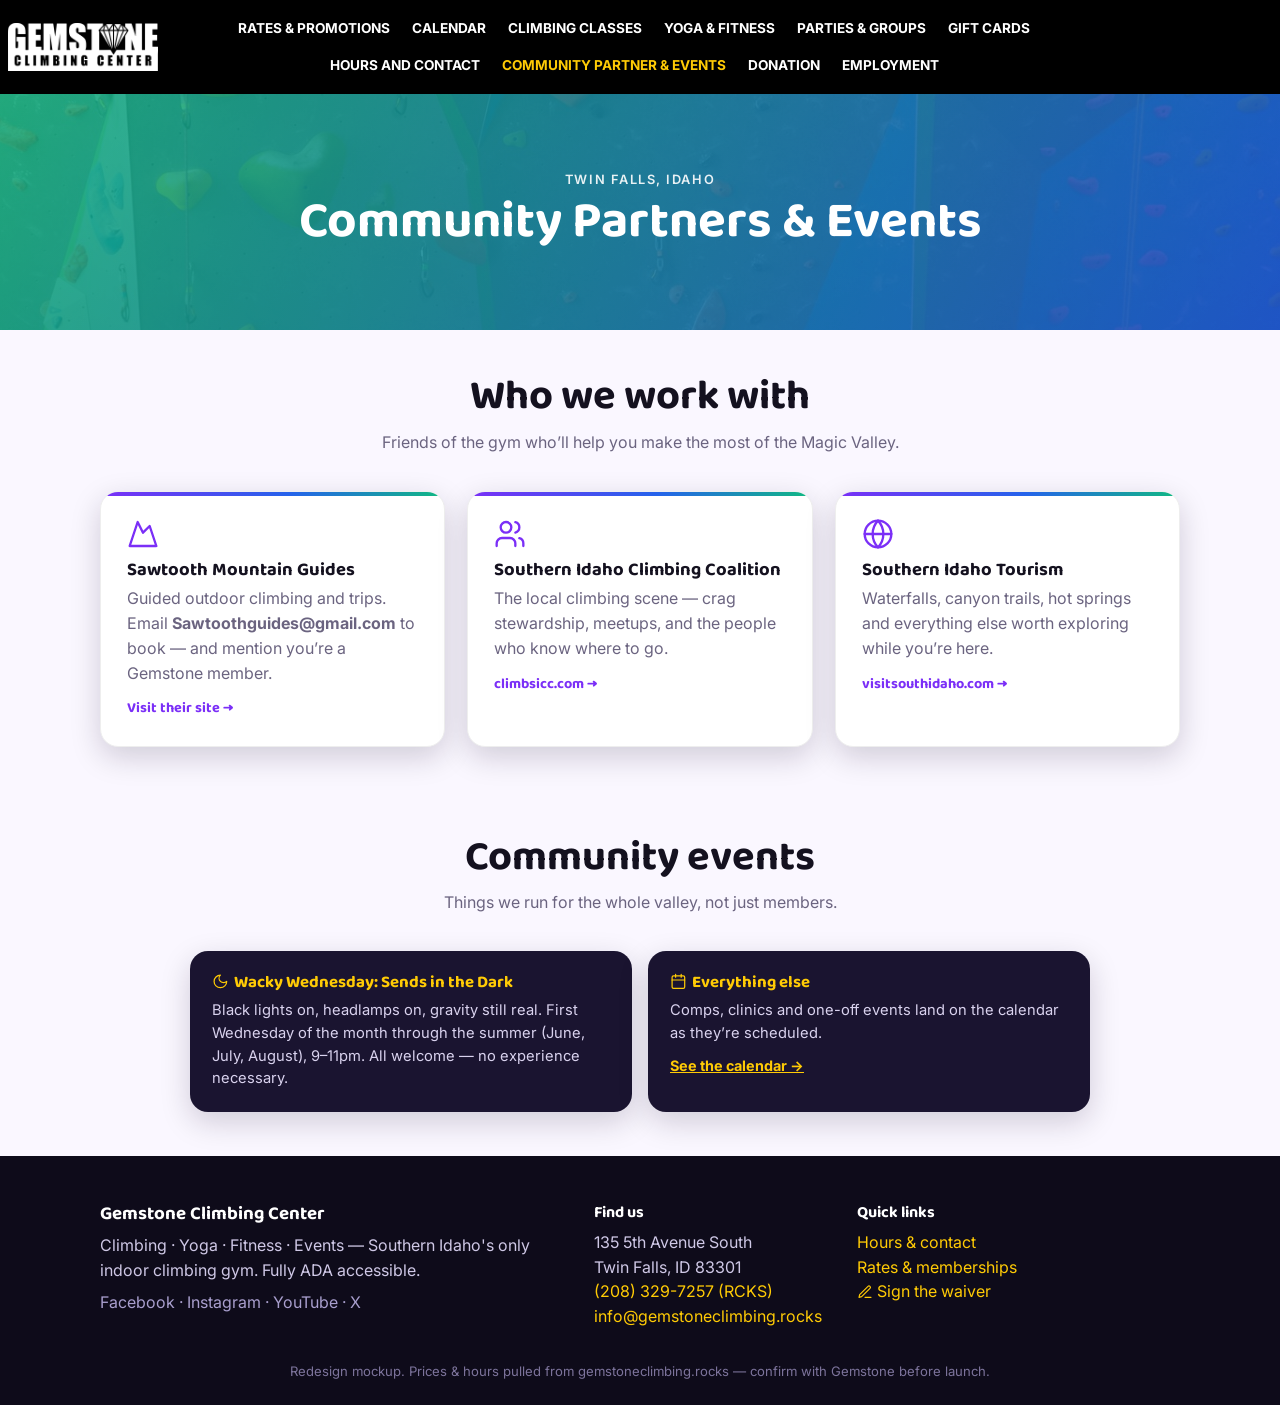
<file: community.html>
<!doctype html>
<html lang="en" class="no-js">
<head>
  <meta charset="UTF-8">
  <meta name="robots" content="noindex, nofollow">
  <meta name="viewport" content="width=device-width, initial-scale=1">
  <title>Community Partners &amp; Events — Gemstone Climbing Center</title>
  <!-- Swap no-js → js before first paint so .js .reveal hides correctly when JS is available -->
  <script>document.documentElement.classList.replace('no-js','js')</script>
  <link rel="preconnect" href="https://fonts.googleapis.com">
  <link rel="preconnect" href="https://fonts.gstatic.com" crossorigin>
  <link rel="stylesheet" href="https://fonts.googleapis.com/css2?family=Baloo+2:wght@700;800&family=Inter:wght@400;600;700&display=swap">
  <link rel="icon" href="data:image/svg+xml,%3Csvg xmlns='http://www.w3.org/2000/svg' viewBox='0 0 24 24'%3E%3Crect width='24' height='24' rx='5' fill='%230e0b1a'/%3E%3Cpath d='M7 4.5h10l3.5 4.8-8.5 10.2L3.5 9.3z' fill='none' stroke='%23ffcb05' stroke-width='1.7' stroke-linejoin='round'/%3E%3Cpath d='M3.5 9.3h17' stroke='%23ffcb05' stroke-width='1.2'/%3E%3C/svg%3E">
  <meta name="description" content="Visiting Twin Falls? Local guiding, the Southern Idaho Climbing Coalition, tourism info, and Gemstone community events.">
  <meta property="og:type" content="website">
  <meta property="og:site_name" content="Gemstone Climbing Center">
  <meta property="og:title" content="Community Partners &amp; Events — Gemstone Climbing Center">
  <meta property="og:description" content="Visiting Twin Falls? Local guiding, the Southern Idaho Climbing Coalition, tourism info, and Gemstone community events.">
  <meta property="og:url" content="https://keemstart.github.io/gemstone-climbing-preview/community.html">
  <meta property="og:image" content="https://keemstart.github.io/gemstone-climbing-preview/assets/photos/og-cover.jpg">
  <meta name="twitter:card" content="summary_large_image">
  <meta name="twitter:title" content="Community Partners &amp; Events — Gemstone Climbing Center">
  <meta name="twitter:description" content="Visiting Twin Falls? Local guiding, the Southern Idaho Climbing Coalition, tourism info, and Gemstone community events.">
  <meta name="twitter:image" content="https://keemstart.github.io/gemstone-climbing-preview/assets/photos/og-cover.jpg">
  <link rel="stylesheet" href="styles.css?v=28">
</head>
<body>
  <a class="skip" href="#main">Skip to content</a>
  <header class="nav">
    <div class="nav__bar">
  <a class="nav__logo" href="index.html" aria-label="Gemstone Climbing Center — home"><img src="assets/photos/logo-white.png" alt="Gemstone Climbing Center" width="280" height="90"></a>
      <nav class="nav__links" id="nav-links">
        <a href="rates.html">Rates &amp; Promotions</a>
        <a href="calendar.html">Calendar</a>
        <a href="classes.html">Climbing Classes</a>
        <a href="yoga-fitness.html">Yoga &amp; Fitness</a>
        <a href="parties.html">Parties &amp; Groups</a>
        <a href="gift-cards.html">Gift Cards</a>
        <a href="visit.html">Hours and Contact</a>
        <a href="community.html" aria-current="page">Community Partner &amp; Events</a>
        <a href="donation.html">Donation</a>
        <a href="employment.html">Employment</a>
      </nav>
      <button class="nav__burger" type="button" aria-label="Open menu" aria-expanded="false" aria-controls="nav-links"><svg class="ico ico--open" viewBox="0 0 24 24" fill="none" stroke="currentColor" stroke-width="2" stroke-linecap="round" aria-hidden="true"><path d="M3 6h18M3 12h18M3 18h18"/></svg><svg class="ico ico--close" viewBox="0 0 24 24" fill="none" stroke="currentColor" stroke-width="2" stroke-linecap="round" aria-hidden="true"><path d="M18 6 6 18M6 6l12 12"/></svg></button>
    </div>
  </header>

  <main id="main">

    <!-- Page hero -->
    <section class="hero hero--page hero--community">
      <div class="container hero__inner">
        <p class="eyebrow">Twin Falls, Idaho</p>
        <h1 class="hero__title">Community Partners &amp; Events</h1>
      </div>
    </section>


    <section class="section section--tight reveal">
      <div class="container">
        <h2>Who we work with</h2>
        <p class="section__sub">Friends of the gym who&rsquo;ll help you make the most of the Magic Valley.</p>
        <div class="cards">
          <a class="card card--link" href="https://sawtoothguides.com/" target="_blank" rel="noopener">
            <div class="card__icon"><svg class="ico" viewBox="0 0 24 24" fill="none" stroke="currentColor" stroke-width="1.75" stroke-linecap="round" stroke-linejoin="round" aria-hidden="true"><path d="m8 3 4 8 5-5 5 15H2L8 3z"/></svg></div>
            <h3>Sawtooth Mountain Guides</h3>
            <p>Guided outdoor climbing and trips. Email <strong>Sawtoothguides@gmail.com</strong> to book &mdash; and mention you&rsquo;re a Gemstone member.</p>
            <span class="card__go">Visit their site &rarr;</span>
          </a>
          <a class="card card--link" href="http://climbsicc.com/" target="_blank" rel="noopener">
            <div class="card__icon"><svg class="ico" viewBox="0 0 24 24" fill="none" stroke="currentColor" stroke-width="1.75" stroke-linecap="round" stroke-linejoin="round" aria-hidden="true"><path d="M16 21v-2a4 4 0 0 0-4-4H6a4 4 0 0 0-4 4v2"/><circle cx="9" cy="7" r="4"/><path d="M22 21v-2a4 4 0 0 0-3-3.87"/><path d="M16 3.13a4 4 0 0 1 0 7.75"/></svg></div>
            <h3>Southern Idaho Climbing Coalition</h3>
            <p>The local climbing scene &mdash; crag stewardship, meetups, and the people who know where to go.</p>
            <span class="card__go">climbsicc.com &rarr;</span>
          </a>
          <a class="card card--link" href="https://visitsouthidaho.com/" target="_blank" rel="noopener">
            <div class="card__icon"><svg class="ico" viewBox="0 0 24 24" fill="none" stroke="currentColor" stroke-width="1.75" stroke-linecap="round" stroke-linejoin="round" aria-hidden="true"><circle cx="12" cy="12" r="10"/><path d="M12 2a14.5 14.5 0 0 0 0 20 14.5 14.5 0 0 0 0-20"/><path d="M2 12h20"/></svg></div>
            <h3>Southern Idaho Tourism</h3>
            <p>Waterfalls, canyon trails, hot springs and everything else worth exploring while you&rsquo;re here.</p>
            <span class="card__go">visitsouthidaho.com &rarr;</span>
          </a>
        </div>
      </div>
    </section>

    <section class="section section--tight reveal">
      <div class="container">
        <h2>Community events</h2>
        <p class="section__sub">Things we run for the whole valley, not just members.</p>
        <div class="deals deals--2">
          <div class="deal">
            <h3><svg class="ico" viewBox="0 0 24 24" fill="none" stroke="currentColor" stroke-width="1.75" stroke-linecap="round" stroke-linejoin="round" aria-hidden="true"><path d="M12 3a6 6 0 0 0 9 9 9 9 0 1 1-9-9Z"/></svg> Wacky Wednesday: Sends in the Dark</h3>
            <p>Black lights on, headlamps on, gravity still real. First Wednesday of the month through the summer (June, July, August), 9&ndash;11pm. All welcome &mdash; no experience necessary.</p>
          </div>
          <div class="deal">
            <h3><svg class="ico" viewBox="0 0 24 24" fill="none" stroke="currentColor" stroke-width="1.75" stroke-linecap="round" stroke-linejoin="round" aria-hidden="true"><rect x="3" y="4" width="18" height="18" rx="2"/><path d="M16 2v4M8 2v4M3 10h18"/></svg> Everything else</h3>
            <p>Comps, clinics and one-off events land on the calendar as they&rsquo;re scheduled.</p>
            <a class="deal__buy" href="calendar.html">See the calendar &rarr;</a>
          </div>
        </div>
      </div>
    </section>

  </main>

  <footer class="footer" id="footer">
    <div class="container footer__grid">
      <div>
        <h3>Gemstone Climbing Center</h3>
        <p>Climbing · Yoga · Fitness · Events — Southern Idaho's only indoor climbing gym. Fully ADA accessible.</p>
        <p class="footer__social">Facebook · Instagram · YouTube · X</p>
      </div>
      <div>
        <h4>Find us</h4>
        <p>135 5th Avenue South<br>Twin Falls, ID 83301</p>
        <p>
          <a class="contact-link" href="tel:+12083297257">(208) 329-7257 (RCKS)</a><br>
          <a class="contact-link" href="mailto:info@gemstoneclimbing.rocks">info@gemstoneclimbing.rocks</a>
        </p>
      </div>
      <div>
        <h4>Quick links</h4>
        <p>
          <a class="contact-link" href="visit.html">Hours &amp; contact</a><br>
          <a class="contact-link" href="rates.html">Rates &amp; memberships</a><br>
          <a class="contact-link" href="https://waiver.smartwaiver.com/w/5cfe9b97b33d8/web/" target="_blank" rel="noopener"><svg class="ico" viewBox="0 0 24 24" fill="none" stroke="currentColor" stroke-width="1.75" stroke-linecap="round" stroke-linejoin="round" aria-hidden="true"><path d="M12 20h9"/><path d="M16.5 3.5a2.12 2.12 0 0 1 3 3L7 19l-4 1 1-4Z"/></svg> Sign the waiver</a>
        </p>
      </div>
    </div>
    <p class="footer__note">Redesign mockup. Prices &amp; hours pulled from gemstoneclimbing.rocks — confirm with Gemstone before launch.</p>
  </footer>
  <script src="main.js?v=5" defer></script>
</body>
</html>
</file>
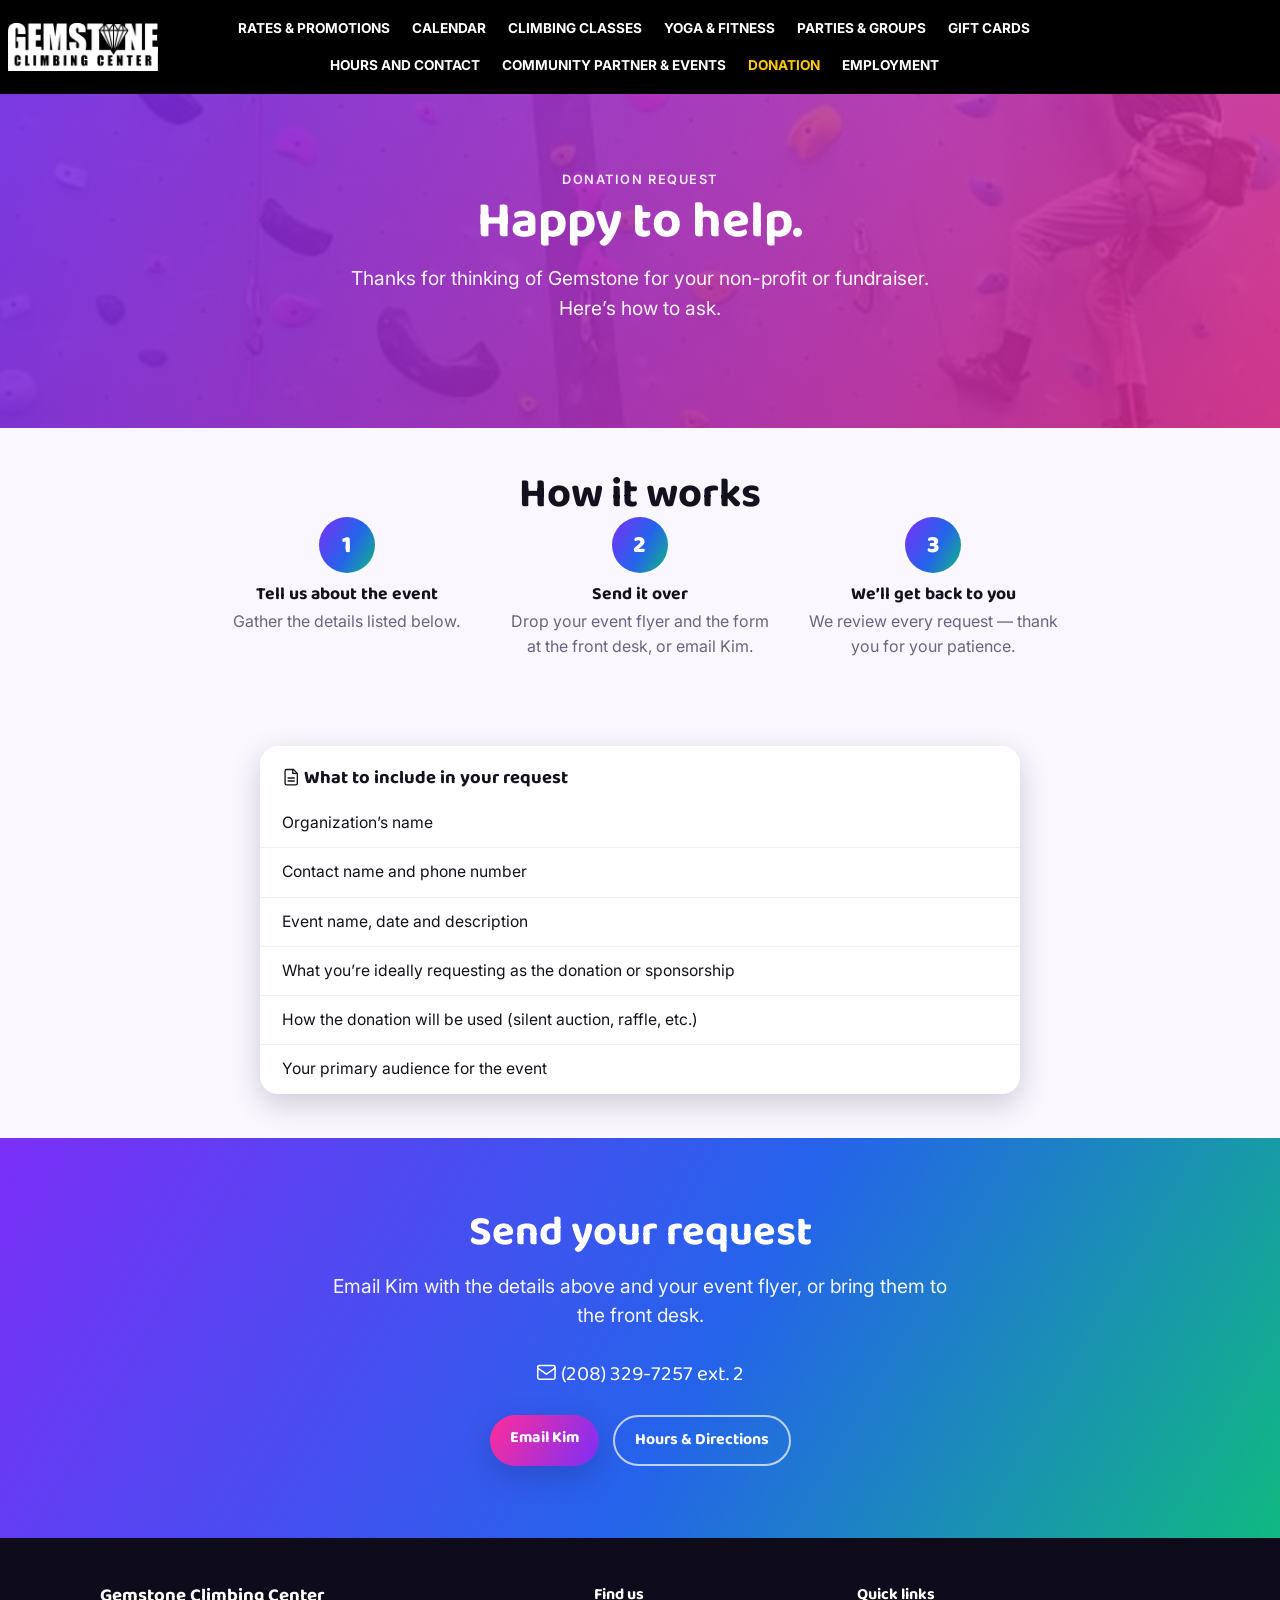
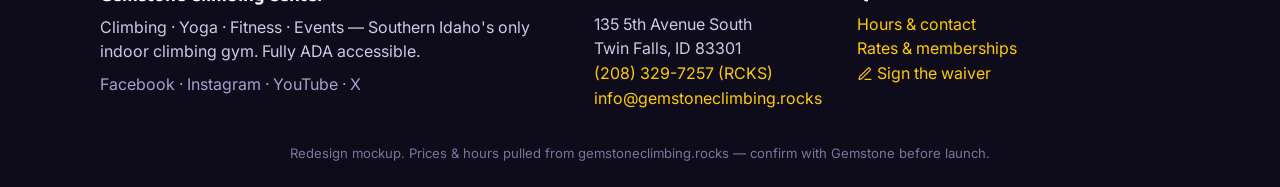
<file: donation.html>
<!doctype html>
<html lang="en" class="no-js">
<head>
  <meta charset="UTF-8">
  <meta name="robots" content="noindex, nofollow">
  <meta name="viewport" content="width=device-width, initial-scale=1">
  <title>Donation Request — Gemstone Climbing Center</title>
  <!-- Swap no-js → js before first paint so .js .reveal hides correctly when JS is available -->
  <script>document.documentElement.classList.replace('no-js','js')</script>
  <link rel="preconnect" href="https://fonts.googleapis.com">
  <link rel="preconnect" href="https://fonts.gstatic.com" crossorigin>
  <link rel="stylesheet" href="https://fonts.googleapis.com/css2?family=Baloo+2:wght@700;800&family=Inter:wght@400;600;700&display=swap">
  <link rel="icon" href="data:image/svg+xml,%3Csvg xmlns='http://www.w3.org/2000/svg' viewBox='0 0 24 24'%3E%3Crect width='24' height='24' rx='5' fill='%230e0b1a'/%3E%3Cpath d='M7 4.5h10l3.5 4.8-8.5 10.2L3.5 9.3z' fill='none' stroke='%23ffcb05' stroke-width='1.7' stroke-linejoin='round'/%3E%3Cpath d='M3.5 9.3h17' stroke='%23ffcb05' stroke-width='1.2'/%3E%3C/svg%3E">
  <meta name="description" content="Requesting a donation or sponsorship from Gemstone Climbing for your non-profit or fundraiser? Here's what to send us.">
  <meta property="og:type" content="website">
  <meta property="og:site_name" content="Gemstone Climbing Center">
  <meta property="og:title" content="Donation Request — Gemstone Climbing Center">
  <meta property="og:description" content="Requesting a donation or sponsorship from Gemstone Climbing for your non-profit or fundraiser? Here's what to send us.">
  <meta property="og:url" content="https://keemstart.github.io/gemstone-climbing-preview/donation.html">
  <meta property="og:image" content="https://keemstart.github.io/gemstone-climbing-preview/assets/photos/og-cover.jpg">
  <meta name="twitter:card" content="summary_large_image">
  <meta name="twitter:title" content="Donation Request — Gemstone Climbing Center">
  <meta name="twitter:description" content="Requesting a donation or sponsorship from Gemstone Climbing for your non-profit or fundraiser? Here's what to send us.">
  <meta name="twitter:image" content="https://keemstart.github.io/gemstone-climbing-preview/assets/photos/og-cover.jpg">
  <link rel="stylesheet" href="styles.css?v=28">
</head>
<body>
  <a class="skip" href="#main">Skip to content</a>
  <header class="nav">
    <div class="nav__bar">
  <a class="nav__logo" href="index.html" aria-label="Gemstone Climbing Center — home"><img src="assets/photos/logo-white.png" alt="Gemstone Climbing Center" width="280" height="90"></a>
      <nav class="nav__links" id="nav-links">
        <a href="rates.html">Rates &amp; Promotions</a>
        <a href="calendar.html">Calendar</a>
        <a href="classes.html">Climbing Classes</a>
        <a href="yoga-fitness.html">Yoga &amp; Fitness</a>
        <a href="parties.html">Parties &amp; Groups</a>
        <a href="gift-cards.html">Gift Cards</a>
        <a href="visit.html">Hours and Contact</a>
        <a href="community.html">Community Partner &amp; Events</a>
        <a href="donation.html" aria-current="page">Donation</a>
        <a href="employment.html">Employment</a>
      </nav>
      <button class="nav__burger" type="button" aria-label="Open menu" aria-expanded="false" aria-controls="nav-links"><svg class="ico ico--open" viewBox="0 0 24 24" fill="none" stroke="currentColor" stroke-width="2" stroke-linecap="round" aria-hidden="true"><path d="M3 6h18M3 12h18M3 18h18"/></svg><svg class="ico ico--close" viewBox="0 0 24 24" fill="none" stroke="currentColor" stroke-width="2" stroke-linecap="round" aria-hidden="true"><path d="M18 6 6 18M6 6l12 12"/></svg></button>
    </div>
  </header>

  <main id="main">

    <!-- Page hero -->
    <section class="hero hero--page hero--donation">
      <div class="container hero__inner">
        <p class="eyebrow">Donation request</p>
        <h1 class="hero__title">Happy to help.</h1>
        <p class="hero__sub">Thanks for thinking of Gemstone for your non-profit or fundraiser. Here&rsquo;s how to ask.</p>
      </div>
    </section>

    <section class="section section--tight">
      <div class="container">
        <h2>How it works</h2>
        <div class="steps steps--3" style="margin-bottom:0">
          <div class="step">
            <div class="step__num">1</div>
            <h3>Tell us about the event</h3>
            <p>Gather the details listed below.</p>
          </div>
          <div class="step">
            <div class="step__num">2</div>
            <h3>Send it over</h3>
            <p>Drop your event flyer and the form at the front desk, or email Kim.</p>
          </div>
          <div class="step">
            <div class="step__num">3</div>
            <h3>We&rsquo;ll get back to you</h3>
            <p>We review every request &mdash; thank you for your patience.</p>
          </div>
        </div>
      </div>
    </section>

    <section class="section section--tight reveal">
      <div class="container">
        <div class="table-wrap">
          <table class="rate-table">
            <caption><svg class="ico" viewBox="0 0 24 24" fill="none" stroke="currentColor" stroke-width="1.75" stroke-linecap="round" stroke-linejoin="round" aria-hidden="true"><path d="M15 2H6a2 2 0 0 0-2 2v16a2 2 0 0 0 2 2h12a2 2 0 0 0 2-2V7z"/><path d="M14 2v5h5M8 13h8M8 17h8"/></svg> What to include in your request</caption>
            <tbody>
              <tr><td>Organization&rsquo;s name</td><td></td></tr>
              <tr><td>Contact name and phone number</td><td></td></tr>
              <tr><td>Event name, date and description</td><td></td></tr>
              <tr><td>What you&rsquo;re ideally requesting as the donation or sponsorship</td><td></td></tr>
              <tr><td>How the donation will be used (silent auction, raffle, etc.)</td><td></td></tr>
              <tr><td>Your primary audience for the event</td><td></td></tr>
            </tbody>
          </table>
        </div>
      </div>
    </section>

    <section class="cta-band">
      <div class="container">
        <h2>Send your request</h2>
        <p class="hero__sub">Email Kim with the details above and your event flyer, or bring them to the front desk.</p>
        <p class="cta-band__phone"><a href="tel:+12083297257"><svg class="ico" viewBox="0 0 24 24" fill="none" stroke="currentColor" stroke-width="1.75" stroke-linecap="round" stroke-linejoin="round" aria-hidden="true"><rect x="2" y="4" width="20" height="16" rx="2"/><path d="m22 7-10 7L2 7"/></svg> (208) 329-7257 ext. 2</a></p>
        <div class="hero__cta">
          <a class="btn btn--cta" href="mailto:kim@gemstoneclimbing.rocks?subject=Donation%20request">Email Kim</a>
          <a class="btn btn--ghost" href="visit.html">Hours &amp; Directions</a>
        </div>
      </div>
    </section>

  </main>

  <footer class="footer" id="footer">
    <div class="container footer__grid">
      <div>
        <h3>Gemstone Climbing Center</h3>
        <p>Climbing · Yoga · Fitness · Events — Southern Idaho's only indoor climbing gym. Fully ADA accessible.</p>
        <p class="footer__social">Facebook · Instagram · YouTube · X</p>
      </div>
      <div>
        <h4>Find us</h4>
        <p>135 5th Avenue South<br>Twin Falls, ID 83301</p>
        <p>
          <a class="contact-link" href="tel:+12083297257">(208) 329-7257 (RCKS)</a><br>
          <a class="contact-link" href="mailto:info@gemstoneclimbing.rocks">info@gemstoneclimbing.rocks</a>
        </p>
      </div>
      <div>
        <h4>Quick links</h4>
        <p>
          <a class="contact-link" href="visit.html">Hours &amp; contact</a><br>
          <a class="contact-link" href="rates.html">Rates &amp; memberships</a><br>
          <a class="contact-link" href="https://waiver.smartwaiver.com/w/5cfe9b97b33d8/web/" target="_blank" rel="noopener"><svg class="ico" viewBox="0 0 24 24" fill="none" stroke="currentColor" stroke-width="1.75" stroke-linecap="round" stroke-linejoin="round" aria-hidden="true"><path d="M12 20h9"/><path d="M16.5 3.5a2.12 2.12 0 0 1 3 3L7 19l-4 1 1-4Z"/></svg> Sign the waiver</a>
        </p>
      </div>
    </div>
    <p class="footer__note">Redesign mockup. Prices &amp; hours pulled from gemstoneclimbing.rocks — confirm with Gemstone before launch.</p>
  </footer>
  <script src="main.js?v=5" defer></script>
</body>
</html>
</file>
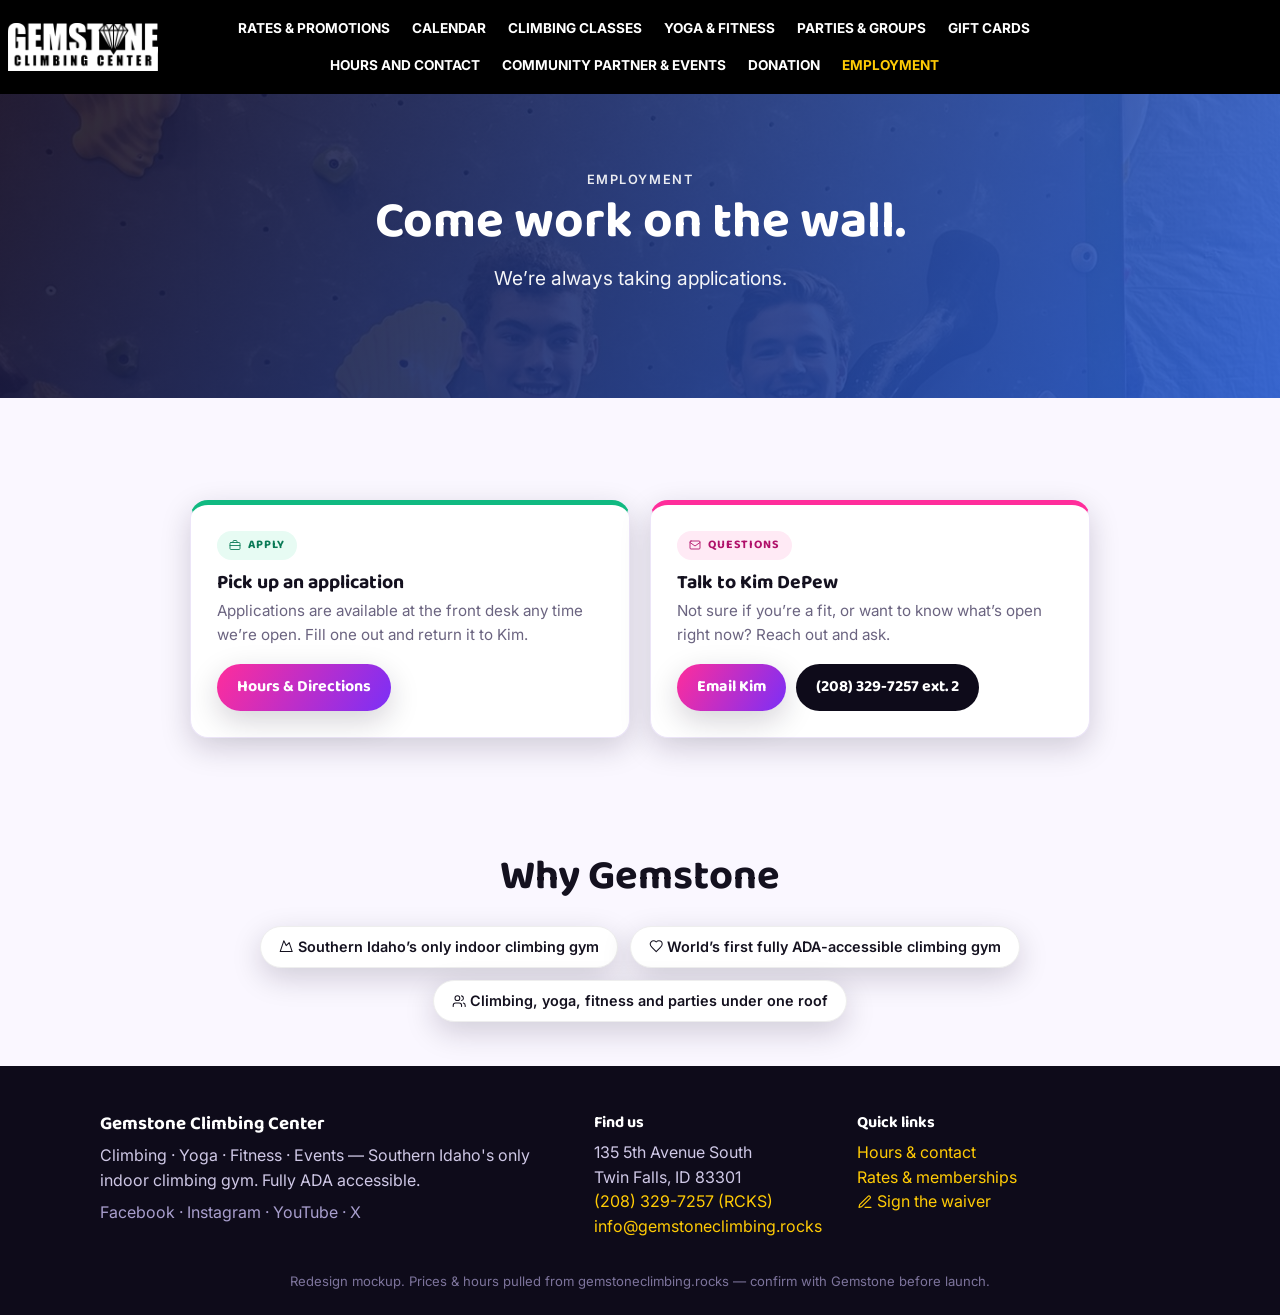
<file: employment.html>
<!doctype html>
<html lang="en" class="no-js">
<head>
  <meta charset="UTF-8">
  <meta name="robots" content="noindex, nofollow">
  <meta name="viewport" content="width=device-width, initial-scale=1">
  <title>Employment — Gemstone Climbing Center</title>
  <!-- Swap no-js → js before first paint so .js .reveal hides correctly when JS is available -->
  <script>document.documentElement.classList.replace('no-js','js')</script>
  <link rel="preconnect" href="https://fonts.googleapis.com">
  <link rel="preconnect" href="https://fonts.gstatic.com" crossorigin>
  <link rel="stylesheet" href="https://fonts.googleapis.com/css2?family=Baloo+2:wght@700;800&family=Inter:wght@400;600;700&display=swap">
  <link rel="icon" href="data:image/svg+xml,%3Csvg xmlns='http://www.w3.org/2000/svg' viewBox='0 0 24 24'%3E%3Crect width='24' height='24' rx='5' fill='%230e0b1a'/%3E%3Cpath d='M7 4.5h10l3.5 4.8-8.5 10.2L3.5 9.3z' fill='none' stroke='%23ffcb05' stroke-width='1.7' stroke-linejoin='round'/%3E%3Cpath d='M3.5 9.3h17' stroke='%23ffcb05' stroke-width='1.2'/%3E%3C/svg%3E">
  <meta name="description" content="Work at Gemstone Climbing Center in Twin Falls. We're always taking applications — pick one up at the front desk.">
  <meta property="og:type" content="website">
  <meta property="og:site_name" content="Gemstone Climbing Center">
  <meta property="og:title" content="Employment — Gemstone Climbing Center">
  <meta property="og:description" content="Work at Gemstone Climbing Center in Twin Falls. We're always taking applications — pick one up at the front desk.">
  <meta property="og:url" content="https://keemstart.github.io/gemstone-climbing-preview/employment.html">
  <meta property="og:image" content="https://keemstart.github.io/gemstone-climbing-preview/assets/photos/og-cover.jpg">
  <meta name="twitter:card" content="summary_large_image">
  <meta name="twitter:title" content="Employment — Gemstone Climbing Center">
  <meta name="twitter:description" content="Work at Gemstone Climbing Center in Twin Falls. We're always taking applications — pick one up at the front desk.">
  <meta name="twitter:image" content="https://keemstart.github.io/gemstone-climbing-preview/assets/photos/og-cover.jpg">
  <link rel="stylesheet" href="styles.css?v=28">
</head>
<body>
  <a class="skip" href="#main">Skip to content</a>
  <header class="nav">
    <div class="nav__bar">
  <a class="nav__logo" href="index.html" aria-label="Gemstone Climbing Center — home"><img src="assets/photos/logo-white.png" alt="Gemstone Climbing Center" width="280" height="90"></a>
      <nav class="nav__links" id="nav-links">
        <a href="rates.html">Rates &amp; Promotions</a>
        <a href="calendar.html">Calendar</a>
        <a href="classes.html">Climbing Classes</a>
        <a href="yoga-fitness.html">Yoga &amp; Fitness</a>
        <a href="parties.html">Parties &amp; Groups</a>
        <a href="gift-cards.html">Gift Cards</a>
        <a href="visit.html">Hours and Contact</a>
        <a href="community.html">Community Partner &amp; Events</a>
        <a href="donation.html">Donation</a>
        <a href="employment.html" aria-current="page">Employment</a>
      </nav>
      <button class="nav__burger" type="button" aria-label="Open menu" aria-expanded="false" aria-controls="nav-links"><svg class="ico ico--open" viewBox="0 0 24 24" fill="none" stroke="currentColor" stroke-width="2" stroke-linecap="round" aria-hidden="true"><path d="M3 6h18M3 12h18M3 18h18"/></svg><svg class="ico ico--close" viewBox="0 0 24 24" fill="none" stroke="currentColor" stroke-width="2" stroke-linecap="round" aria-hidden="true"><path d="M18 6 6 18M6 6l12 12"/></svg></button>
    </div>
  </header>

  <main id="main">

    <!-- Page hero -->
    <section class="hero hero--page hero--employment">
      <div class="container hero__inner">
        <p class="eyebrow">Employment</p>
        <h1 class="hero__title">Come work on the wall.</h1>
        <p class="hero__sub">We&rsquo;re always taking applications.</p>
      </div>
    </section>

    <section class="section">
      <div class="container">
        <div class="paths" style="max-width:900px">
          <div class="path path--online">
            <span class="path__tag"><svg class="ico" viewBox="0 0 24 24" fill="none" stroke="currentColor" stroke-width="1.75" stroke-linecap="round" stroke-linejoin="round" aria-hidden="true"><rect x="2" y="7" width="20" height="14" rx="2"/><path d="M16 7V5a2 2 0 0 0-2-2h-4a2 2 0 0 0-2 2v2"/><path d="M2 13h20"/></svg> Apply</span>
            <h3>Pick up an application</h3>
            <p>Applications are available at the front desk any time we&rsquo;re open. Fill one out and return it to Kim.</p>
            <div class="path__actions">
              <a class="btn btn--cta" href="visit.html">Hours &amp; Directions</a>
            </div>
          </div>
          <div class="path path--ask">
            <span class="path__tag"><svg class="ico" viewBox="0 0 24 24" fill="none" stroke="currentColor" stroke-width="1.75" stroke-linecap="round" stroke-linejoin="round" aria-hidden="true"><rect x="2" y="4" width="20" height="16" rx="2"/><path d="m22 7-10 7L2 7"/></svg> Questions</span>
            <h3>Talk to Kim DePew</h3>
            <p>Not sure if you&rsquo;re a fit, or want to know what&rsquo;s open right now? Reach out and ask.</p>
            <div class="path__actions">
              <a class="btn btn--cta" href="mailto:kim@gemstoneclimbing.rocks?subject=Employment">Email Kim</a>
              <a class="btn btn--dark" href="tel:+12083297257">(208) 329-7257 ext. 2</a>
            </div>
          </div>
        </div>
      </div>
    </section>

    <section class="section section--tight reveal">
      <div class="container">
        <h2>Why Gemstone</h2>
        <div class="facts">
          <span class="fact"><svg class="ico" viewBox="0 0 24 24" fill="none" stroke="currentColor" stroke-width="1.75" stroke-linecap="round" stroke-linejoin="round" aria-hidden="true"><path d="m8 3 4 8 5-5 5 15H2L8 3z"/></svg> Southern Idaho&rsquo;s only indoor climbing gym</span>
          <span class="fact"><svg class="ico" viewBox="0 0 24 24" fill="none" stroke="currentColor" stroke-width="1.75" stroke-linecap="round" stroke-linejoin="round" aria-hidden="true"><path d="M19 14c1.49-1.46 3-3.21 3-5.5A5.5 5.5 0 0 0 16.5 3c-1.76 0-3 .5-4.5 2-1.5-1.5-2.74-2-4.5-2A5.5 5.5 0 0 0 2 8.5c0 2.3 1.5 4.05 3 5.5l7 7Z"/></svg> World&rsquo;s first fully ADA-accessible climbing gym</span>
          <span class="fact"><svg class="ico" viewBox="0 0 24 24" fill="none" stroke="currentColor" stroke-width="1.75" stroke-linecap="round" stroke-linejoin="round" aria-hidden="true"><path d="M16 21v-2a4 4 0 0 0-4-4H6a4 4 0 0 0-4 4v2"/><circle cx="9" cy="7" r="4"/><path d="M22 21v-2a4 4 0 0 0-3-3.87"/><path d="M16 3.13a4 4 0 0 1 0 7.75"/></svg> Climbing, yoga, fitness and parties under one roof</span>
        </div>
      </div>
    </section>

  </main>

  <footer class="footer" id="footer">
    <div class="container footer__grid">
      <div>
        <h3>Gemstone Climbing Center</h3>
        <p>Climbing · Yoga · Fitness · Events — Southern Idaho's only indoor climbing gym. Fully ADA accessible.</p>
        <p class="footer__social">Facebook · Instagram · YouTube · X</p>
      </div>
      <div>
        <h4>Find us</h4>
        <p>135 5th Avenue South<br>Twin Falls, ID 83301</p>
        <p>
          <a class="contact-link" href="tel:+12083297257">(208) 329-7257 (RCKS)</a><br>
          <a class="contact-link" href="mailto:info@gemstoneclimbing.rocks">info@gemstoneclimbing.rocks</a>
        </p>
      </div>
      <div>
        <h4>Quick links</h4>
        <p>
          <a class="contact-link" href="visit.html">Hours &amp; contact</a><br>
          <a class="contact-link" href="rates.html">Rates &amp; memberships</a><br>
          <a class="contact-link" href="https://waiver.smartwaiver.com/w/5cfe9b97b33d8/web/" target="_blank" rel="noopener"><svg class="ico" viewBox="0 0 24 24" fill="none" stroke="currentColor" stroke-width="1.75" stroke-linecap="round" stroke-linejoin="round" aria-hidden="true"><path d="M12 20h9"/><path d="M16.5 3.5a2.12 2.12 0 0 1 3 3L7 19l-4 1 1-4Z"/></svg> Sign the waiver</a>
        </p>
      </div>
    </div>
    <p class="footer__note">Redesign mockup. Prices &amp; hours pulled from gemstoneclimbing.rocks — confirm with Gemstone before launch.</p>
  </footer>
  <script src="main.js?v=5" defer></script>
</body>
</html>
</file>
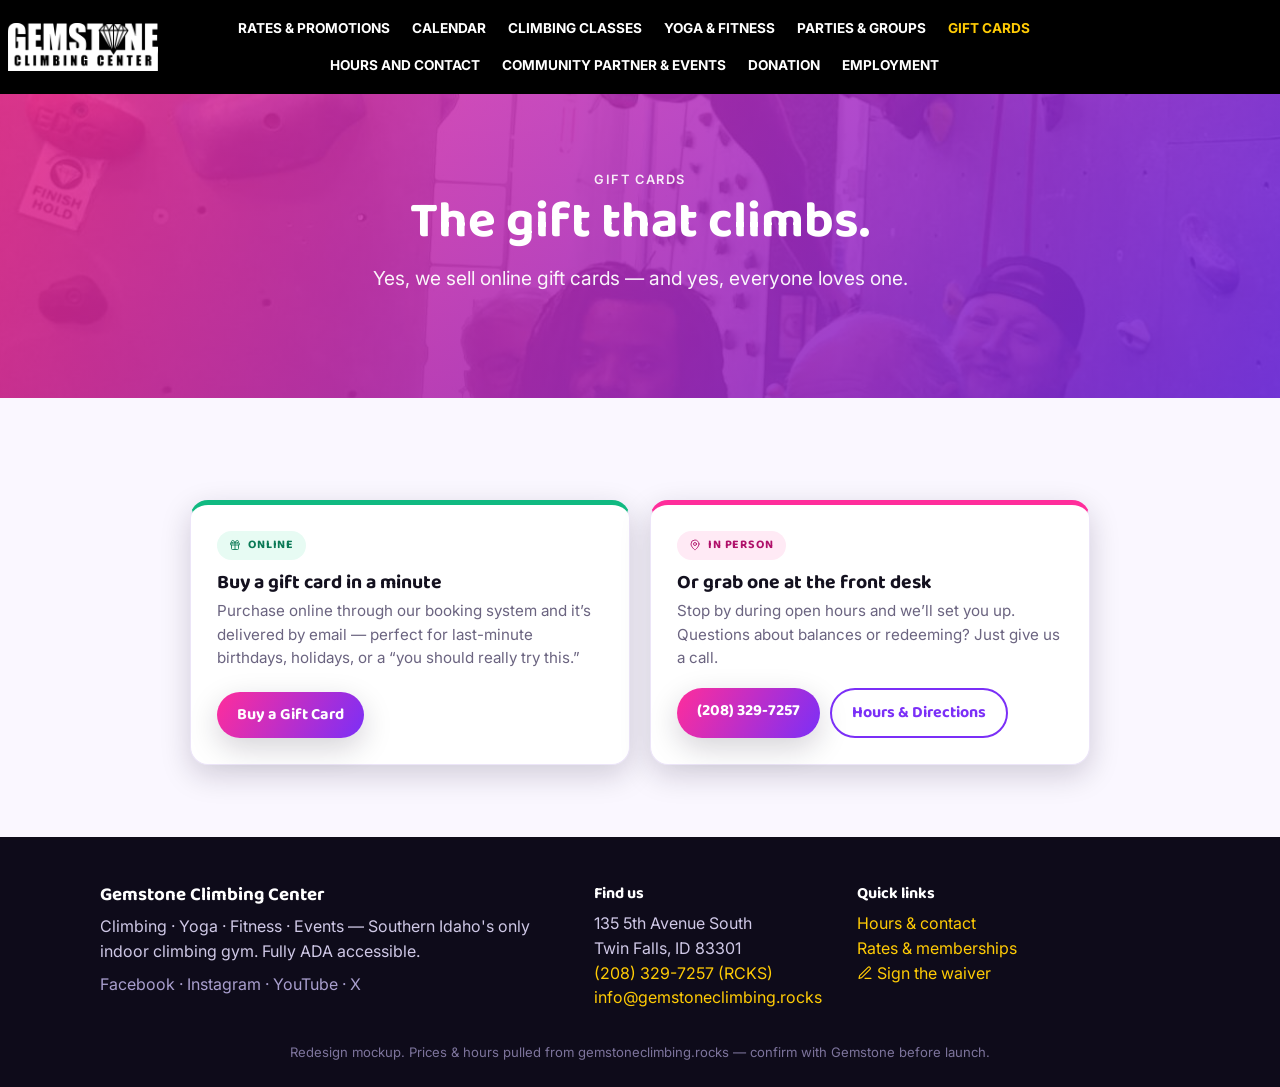
<file: gift-cards.html>
<!doctype html>
<html lang="en" class="no-js">
<head>
  <meta charset="UTF-8">
  <meta name="robots" content="noindex, nofollow">
  <meta name="viewport" content="width=device-width, initial-scale=1">
  <title>Gift Cards — Gemstone Climbing Center</title>
  <!-- Swap no-js → js before first paint so .js .reveal hides correctly when JS is available -->
  <script>document.documentElement.classList.replace('no-js','js')</script>
  <link rel="preconnect" href="https://fonts.googleapis.com">
  <link rel="preconnect" href="https://fonts.gstatic.com" crossorigin>
  <link rel="stylesheet" href="https://fonts.googleapis.com/css2?family=Baloo+2:wght@700;800&family=Inter:wght@400;600;700&display=swap">
  <link rel="icon" href="data:image/svg+xml,%3Csvg xmlns='http://www.w3.org/2000/svg' viewBox='0 0 24 24'%3E%3Crect width='24' height='24' rx='5' fill='%230e0b1a'/%3E%3Cpath d='M7 4.5h10l3.5 4.8-8.5 10.2L3.5 9.3z' fill='none' stroke='%23ffcb05' stroke-width='1.7' stroke-linejoin='round'/%3E%3Cpath d='M3.5 9.3h17' stroke='%23ffcb05' stroke-width='1.2'/%3E%3C/svg%3E">
  <meta name="description" content="Online gift cards for Gemstone Climbing Center in Twin Falls. Buy in a minute, delivered by email.">
  <meta property="og:type" content="website">
  <meta property="og:site_name" content="Gemstone Climbing Center">
  <meta property="og:title" content="Gift Cards — Gemstone Climbing Center">
  <meta property="og:description" content="Online gift cards for Gemstone Climbing Center in Twin Falls. Buy in a minute, delivered by email.">
  <meta property="og:url" content="https://keemstart.github.io/gemstone-climbing-preview/gift-cards.html">
  <meta property="og:image" content="https://keemstart.github.io/gemstone-climbing-preview/assets/photos/og-cover.jpg">
  <meta name="twitter:card" content="summary_large_image">
  <meta name="twitter:title" content="Gift Cards — Gemstone Climbing Center">
  <meta name="twitter:description" content="Online gift cards for Gemstone Climbing Center in Twin Falls. Buy in a minute, delivered by email.">
  <meta name="twitter:image" content="https://keemstart.github.io/gemstone-climbing-preview/assets/photos/og-cover.jpg">
  <link rel="stylesheet" href="styles.css?v=28">
</head>
<body>
  <a class="skip" href="#main">Skip to content</a>
  <header class="nav">
    <div class="nav__bar">
  <a class="nav__logo" href="index.html" aria-label="Gemstone Climbing Center — home"><img src="assets/photos/logo-white.png" alt="Gemstone Climbing Center" width="280" height="90"></a>
      <nav class="nav__links" id="nav-links">
        <a href="rates.html">Rates &amp; Promotions</a>
        <a href="calendar.html">Calendar</a>
        <a href="classes.html">Climbing Classes</a>
        <a href="yoga-fitness.html">Yoga &amp; Fitness</a>
        <a href="parties.html">Parties &amp; Groups</a>
        <a href="gift-cards.html" aria-current="page">Gift Cards</a>
        <a href="visit.html">Hours and Contact</a>
        <a href="community.html">Community Partner &amp; Events</a>
        <a href="donation.html">Donation</a>
        <a href="employment.html">Employment</a>
      </nav>
      <button class="nav__burger" type="button" aria-label="Open menu" aria-expanded="false" aria-controls="nav-links"><svg class="ico ico--open" viewBox="0 0 24 24" fill="none" stroke="currentColor" stroke-width="2" stroke-linecap="round" aria-hidden="true"><path d="M3 6h18M3 12h18M3 18h18"/></svg><svg class="ico ico--close" viewBox="0 0 24 24" fill="none" stroke="currentColor" stroke-width="2" stroke-linecap="round" aria-hidden="true"><path d="M18 6 6 18M6 6l12 12"/></svg></button>
    </div>
  </header>

  <main id="main">

    <!-- Page hero -->
    <section class="hero hero--page hero--gift">
      <div class="container hero__inner">
        <p class="eyebrow">Gift cards</p>
        <h1 class="hero__title">The gift that climbs.</h1>
        <p class="hero__sub">Yes, we sell online gift cards &mdash; and yes, everyone loves one.</p>
      </div>
    </section>

    <section class="section">
      <div class="container">
        <div class="paths" style="max-width:900px">
          <div class="path path--online">
            <span class="path__tag"><svg class="ico" viewBox="0 0 24 24" fill="none" stroke="currentColor" stroke-width="1.75" stroke-linecap="round" stroke-linejoin="round" aria-hidden="true"><rect x="3" y="8" width="18" height="4" rx="1"/><path d="M12 8v13M19 12v7a2 2 0 0 1-2 2H7a2 2 0 0 1-2-2v-7"/><path d="M7.5 8a2.5 2.5 0 0 1 0-5A4.8 8 0 0 1 12 8a4.8 8 0 0 1 4.5-5 2.5 2.5 0 0 1 0 5"/></svg> Online</span>
            <h3>Buy a gift card in a minute</h3>
            <p>Purchase online through our booking system and it&rsquo;s delivered by email &mdash; perfect for last-minute birthdays, holidays, or a &ldquo;you should really try this.&rdquo;</p>
            <div class="path__actions">
              <a class="btn btn--cta" href="https://app.rockgympro.com/b/?&amp;bo=giftcard-e1d3fec8b7034754965eb4cd74bb321d" target="_blank" rel="noopener">Buy a Gift Card</a>
            </div>
          </div>
          <div class="path path--ask">
            <span class="path__tag"><svg class="ico" viewBox="0 0 24 24" fill="none" stroke="currentColor" stroke-width="1.75" stroke-linecap="round" stroke-linejoin="round" aria-hidden="true"><path d="M20 10c0 6-8 12-8 12s-8-6-8-12a8 8 0 0 1 16 0Z"/><circle cx="12" cy="10" r="3"/></svg> In person</span>
            <h3>Or grab one at the front desk</h3>
            <p>Stop by during open hours and we&rsquo;ll set you up. Questions about balances or redeeming? Just give us a call.</p>
            <div class="path__actions">
              <a class="btn btn--cta" href="tel:+12083297257">(208) 329-7257</a>
              <a class="btn btn--ghost btn--ghost-dark" href="visit.html">Hours &amp; Directions</a>
            </div>
          </div>
        </div>
      </div>
    </section>


  </main>

  <footer class="footer" id="footer">
    <div class="container footer__grid">
      <div>
        <h3>Gemstone Climbing Center</h3>
        <p>Climbing · Yoga · Fitness · Events — Southern Idaho's only indoor climbing gym. Fully ADA accessible.</p>
        <p class="footer__social">Facebook · Instagram · YouTube · X</p>
      </div>
      <div>
        <h4>Find us</h4>
        <p>135 5th Avenue South<br>Twin Falls, ID 83301</p>
        <p>
          <a class="contact-link" href="tel:+12083297257">(208) 329-7257 (RCKS)</a><br>
          <a class="contact-link" href="mailto:info@gemstoneclimbing.rocks">info@gemstoneclimbing.rocks</a>
        </p>
      </div>
      <div>
        <h4>Quick links</h4>
        <p>
          <a class="contact-link" href="visit.html">Hours &amp; contact</a><br>
          <a class="contact-link" href="rates.html">Rates &amp; memberships</a><br>
          <a class="contact-link" href="https://waiver.smartwaiver.com/w/5cfe9b97b33d8/web/" target="_blank" rel="noopener"><svg class="ico" viewBox="0 0 24 24" fill="none" stroke="currentColor" stroke-width="1.75" stroke-linecap="round" stroke-linejoin="round" aria-hidden="true"><path d="M12 20h9"/><path d="M16.5 3.5a2.12 2.12 0 0 1 3 3L7 19l-4 1 1-4Z"/></svg> Sign the waiver</a>
        </p>
      </div>
    </div>
    <p class="footer__note">Redesign mockup. Prices &amp; hours pulled from gemstoneclimbing.rocks — confirm with Gemstone before launch.</p>
  </footer>
  <script src="main.js?v=5" defer></script>
</body>
</html>
</file>
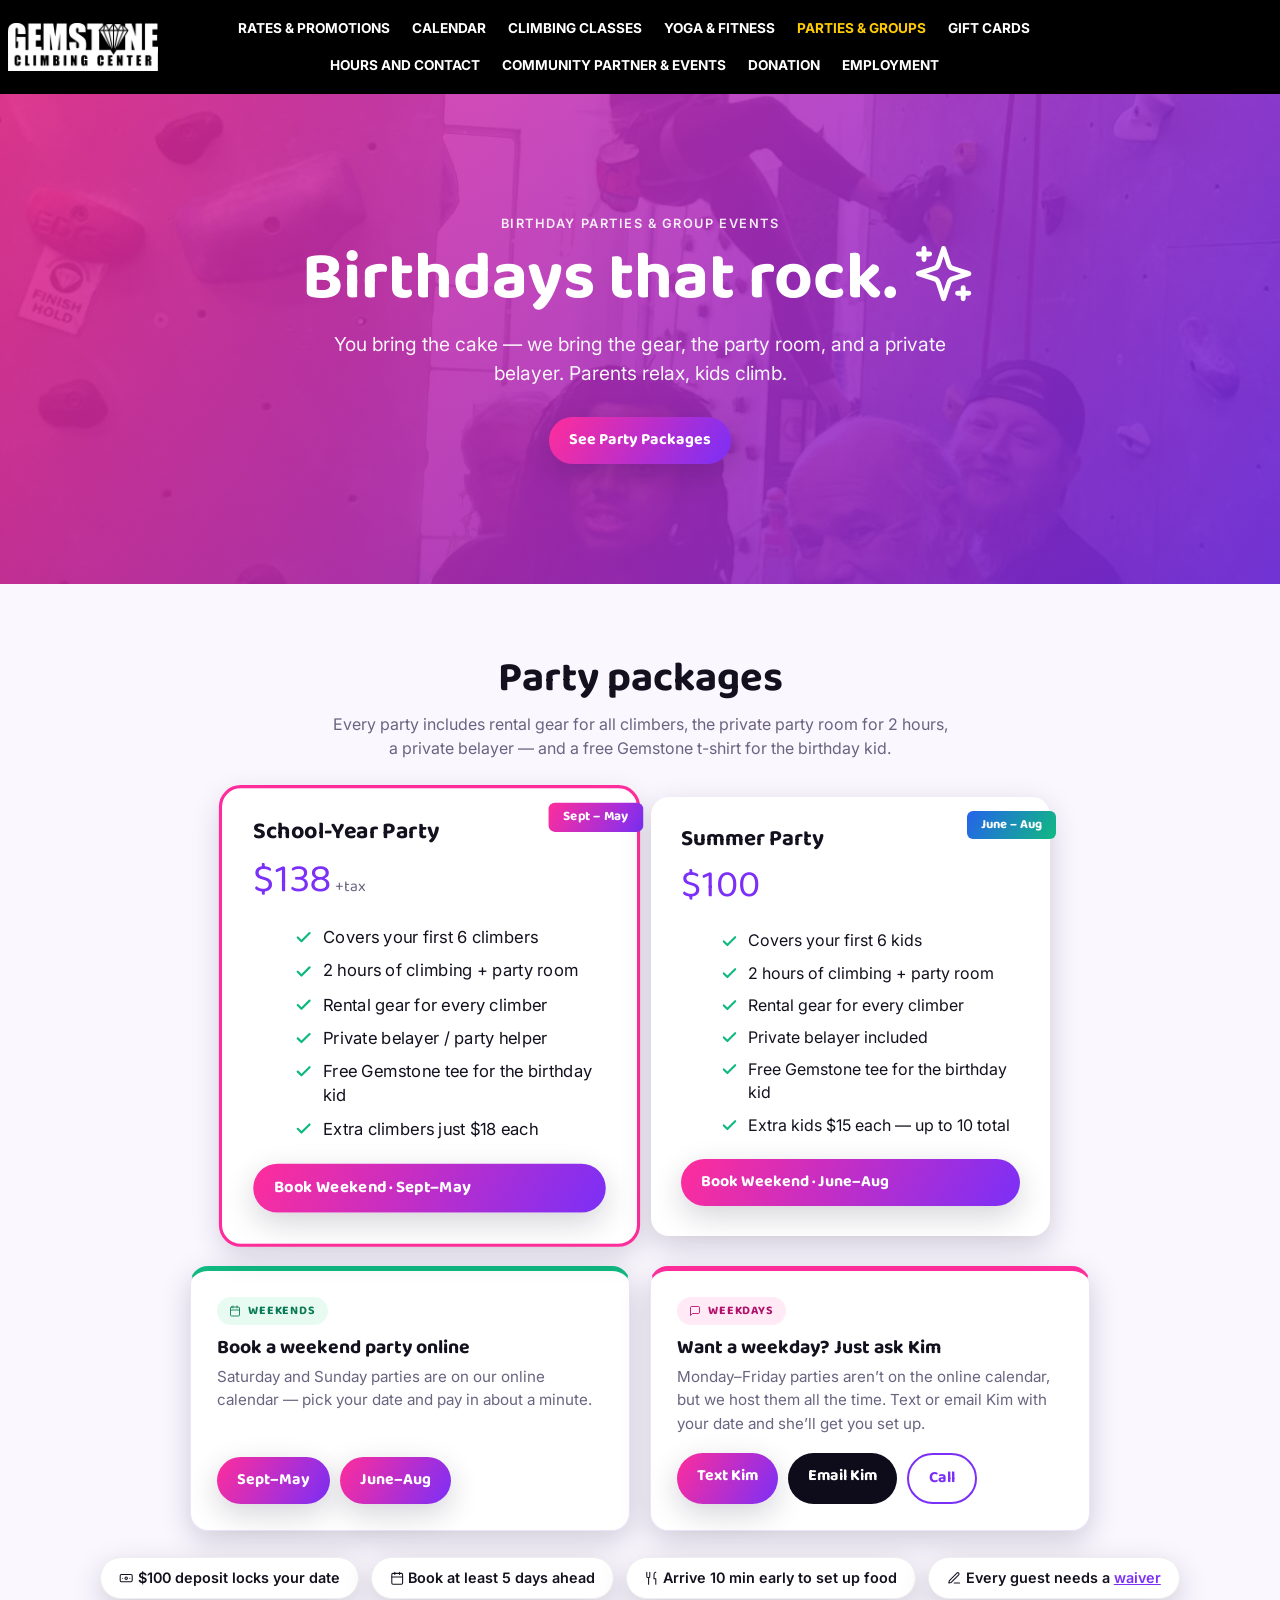
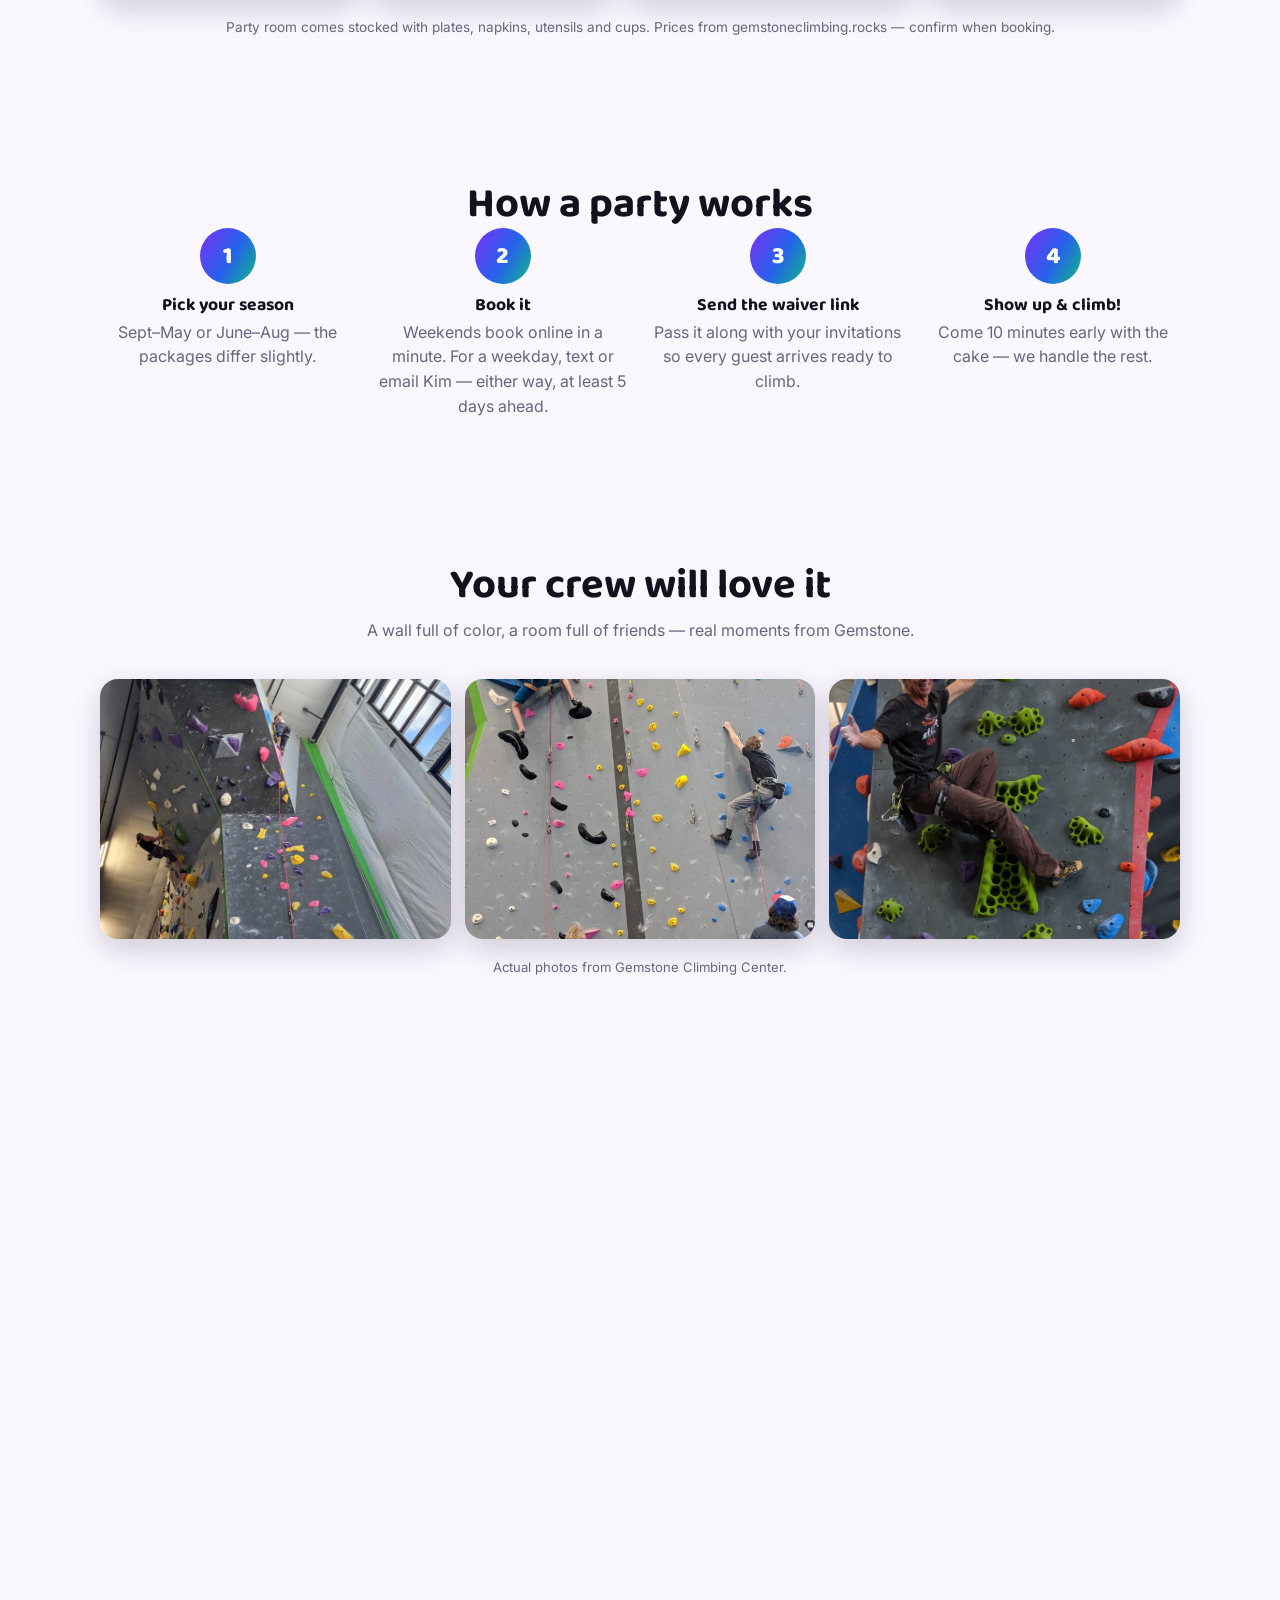
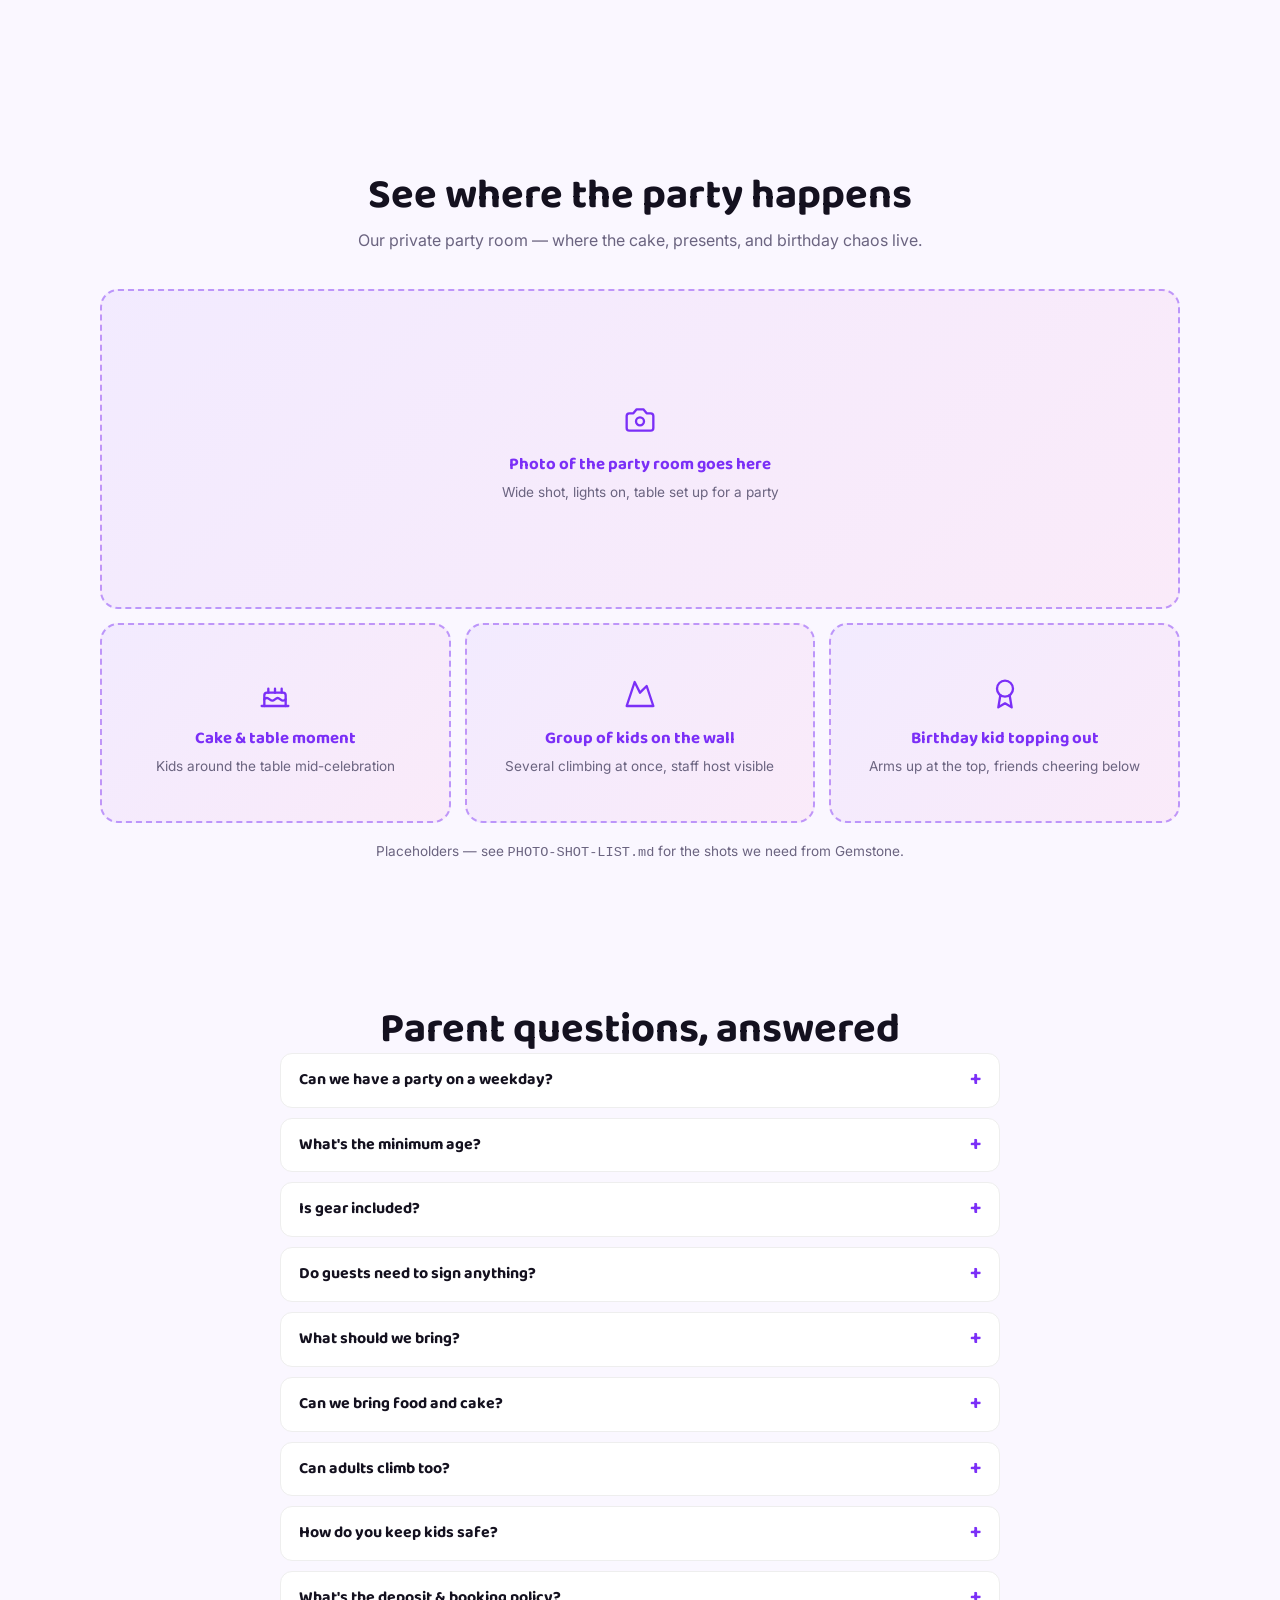
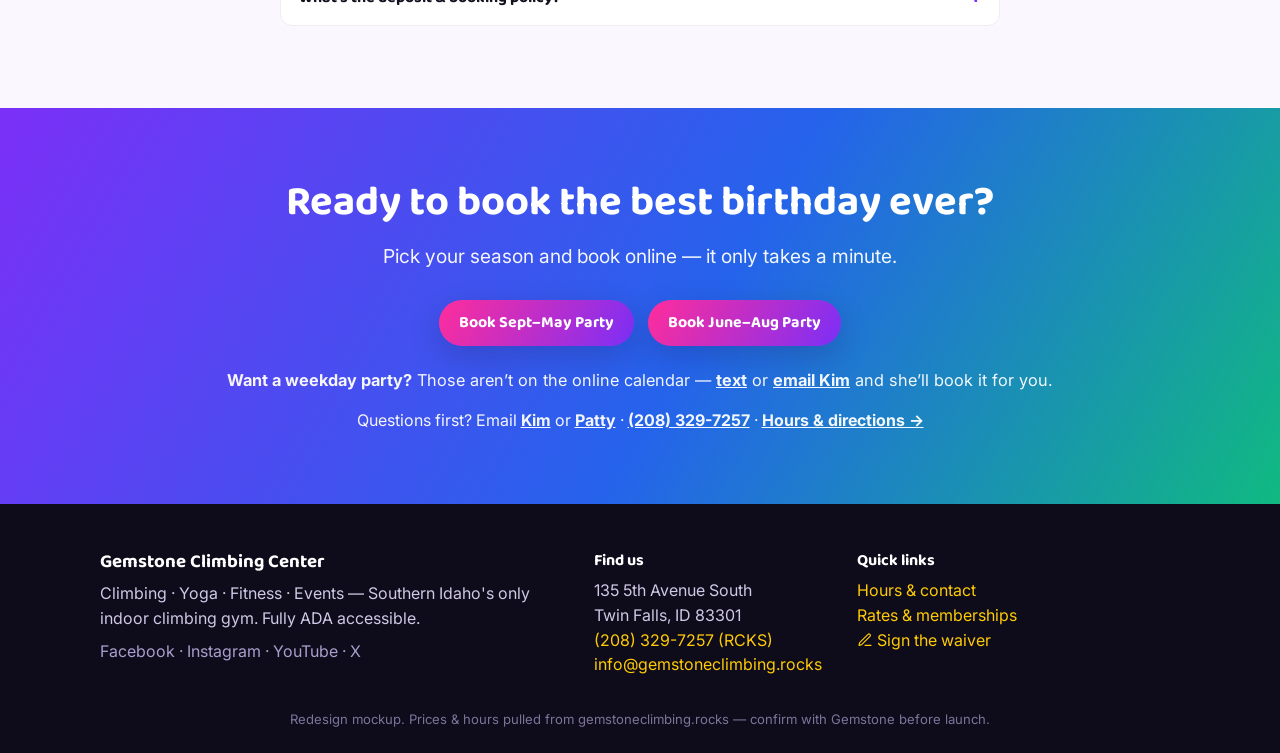
<file: parties.html>
<!doctype html>
<html lang="en" class="no-js">
<head>
  <meta charset="UTF-8">
  <meta name="robots" content="noindex, nofollow">
  <meta name="viewport" content="width=device-width, initial-scale=1">
  <title>Parties &amp; Groups — Gemstone Climbing Center</title>
  <!-- Swap no-js → js before first paint so .js .reveal hides correctly when JS is available -->
  <script>document.documentElement.classList.replace('no-js','js')</script>
  <link rel="preconnect" href="https://fonts.googleapis.com">
  <link rel="preconnect" href="https://fonts.gstatic.com" crossorigin>
  <link rel="stylesheet" href="https://fonts.googleapis.com/css2?family=Baloo+2:wght@700;800&family=Inter:wght@400;600;700&display=swap">
  <link rel="icon" href="data:image/svg+xml,%3Csvg xmlns='http://www.w3.org/2000/svg' viewBox='0 0 24 24'%3E%3Crect width='24' height='24' rx='5' fill='%230e0b1a'/%3E%3Cpath d='M7 4.5h10l3.5 4.8-8.5 10.2L3.5 9.3z' fill='none' stroke='%23ffcb05' stroke-width='1.7' stroke-linejoin='round'/%3E%3Cpath d='M3.5 9.3h17' stroke='%23ffcb05' stroke-width='1.2'/%3E%3C/svg%3E">
  <meta name="description" content="Birthday parties from $100 and group events for 10+ climbers. Gear, a private room and your own belayer included.">
  <meta property="og:type" content="website">
  <meta property="og:site_name" content="Gemstone Climbing Center">
  <meta property="og:title" content="Parties &amp; Groups — Gemstone Climbing Center">
  <meta property="og:description" content="Birthday parties from $100 and group events for 10+ climbers. Gear, a private room and your own belayer included.">
  <meta property="og:url" content="https://keemstart.github.io/gemstone-climbing-preview/parties.html">
  <meta property="og:image" content="https://keemstart.github.io/gemstone-climbing-preview/assets/photos/og-cover.jpg">
  <meta name="twitter:card" content="summary_large_image">
  <meta name="twitter:title" content="Parties &amp; Groups — Gemstone Climbing Center">
  <meta name="twitter:description" content="Birthday parties from $100 and group events for 10+ climbers. Gear, a private room and your own belayer included.">
  <meta name="twitter:image" content="https://keemstart.github.io/gemstone-climbing-preview/assets/photos/og-cover.jpg">
  <link rel="stylesheet" href="styles.css?v=28">
</head>
<body>
  <a class="skip" href="#main">Skip to content</a>
  <header class="nav">
    <div class="nav__bar">
  <a class="nav__logo" href="index.html" aria-label="Gemstone Climbing Center — home"><img src="assets/photos/logo-white.png" alt="Gemstone Climbing Center" width="280" height="90"></a>
      <nav class="nav__links" id="nav-links">
        <a href="rates.html">Rates &amp; Promotions</a>
        <a href="calendar.html">Calendar</a>
        <a href="classes.html">Climbing Classes</a>
        <a href="yoga-fitness.html">Yoga &amp; Fitness</a>
        <a href="parties.html" aria-current="page">Parties &amp; Groups</a>
        <a href="gift-cards.html">Gift Cards</a>
        <a href="visit.html">Hours and Contact</a>
        <a href="community.html">Community Partner &amp; Events</a>
        <a href="donation.html">Donation</a>
        <a href="employment.html">Employment</a>
      </nav>
      <button class="nav__burger" type="button" aria-label="Open menu" aria-expanded="false" aria-controls="nav-links"><svg class="ico ico--open" viewBox="0 0 24 24" fill="none" stroke="currentColor" stroke-width="2" stroke-linecap="round" aria-hidden="true"><path d="M3 6h18M3 12h18M3 18h18"/></svg><svg class="ico ico--close" viewBox="0 0 24 24" fill="none" stroke="currentColor" stroke-width="2" stroke-linecap="round" aria-hidden="true"><path d="M18 6 6 18M6 6l12 12"/></svg></button>
    </div>
  </header>

  <main id="main">

    <!-- ── Section 1: Party Hero ── -->
    <section class="hero hero--party" id="party-hero">
      <div class="container hero__inner">
        <p class="eyebrow">Birthday parties &amp; group events</p>
        <h1 class="hero__title">Birthdays that rock. <svg class="ico" viewBox="0 0 24 24" fill="none" stroke="currentColor" stroke-width="1.75" stroke-linecap="round" stroke-linejoin="round" aria-hidden="true"><path d="m12 3-1.9 5.8a2 2 0 0 1-1.3 1.3L3 12l5.8 1.9a2 2 0 0 1 1.3 1.3L12 21l1.9-5.8a2 2 0 0 1 1.3-1.3L21 12l-5.8-1.9a2 2 0 0 1-1.3-1.3z"/><path d="M5 3v4M19 17v4M3 5h4M17 19h4"/></svg></h1>
        <p class="hero__sub">You bring the cake — we bring the gear, the party room, and a private belayer. Parents relax, kids climb.</p>
        <a class="btn btn--cta" href="#packages">See Party Packages</a>
      </div>
    </section>

    <!-- ── Section 2: Package Cards ── -->
    <section class="section" id="packages">
      <div class="container">
        <h2>Party packages</h2>
        <p class="section__sub">Every party includes rental gear for all climbers, the private party room for 2 hours, a private belayer — and a free Gemstone t-shirt for the birthday kid.</p>
        <div class="cards cards--pkg cards--pkg2">

          <!-- School-year package -->
          <div class="pkg pkg--popular">
            <span class="pkg__ribbon">Sept – May</span>
            <h3 class="pkg__name">School-Year Party</h3>
            <p class="pkg__price">$138<span style="font-size:.95rem;color:var(--muted)"> +tax</span></p>
            <ul class="pkg__list">
              <li>Covers your first 6 climbers</li>
              <li>2 hours of climbing + party room</li>
              <li>Rental gear for every climber</li>
              <li>Private belayer / party helper</li>
              <li>Free Gemstone tee for the birthday kid</li>
              <li>Extra climbers just $18 each</li>
            </ul>
            <a class="btn btn--cta" href="https://app.rockgympro.com/b/?&bo=b6a54f2b3894438fa9c364e971099200" target="_blank" rel="noopener">Book Weekend &middot; Sept&ndash;May</a>
          </div>

          <!-- Summer package -->
          <div class="pkg">
            <span class="pkg__ribbon" style="background:linear-gradient(120deg,var(--sapphire),var(--emerald))">June – Aug</span>
            <h3 class="pkg__name">Summer Party</h3>
            <p class="pkg__price">$100</p>
            <ul class="pkg__list">
              <li>Covers your first 6 kids</li>
              <li>2 hours of climbing + party room</li>
              <li>Rental gear for every climber</li>
              <li>Private belayer included</li>
              <li>Free Gemstone tee for the birthday kid</li>
              <li>Extra kids $15 each — up to 10 total</li>
            </ul>
            <a class="btn btn--cta" href="https://app.rockgympro.com/b/widget/?a=offering&amp;offering_guid=e28fd7f9db604c82b74915d0fe241a0a&amp;widget_guid=ecdc4bcc633c49f288ce681da1b95a86&amp;random=69ea560ee446d&amp;iframeid=&amp;mode=p&amp;course_guid=c4f1fbc56fb4bec9e6cb3a37bb050e20b5405edc" target="_blank" rel="noopener">Book Weekend &middot; June&ndash;Aug</a>
          </div>

        </div>

        <!-- Two ways to book, directly under the two package options -->
        <div class="paths">

          <div class="path path--online">
            <span class="path__tag"><svg class="ico" viewBox="0 0 24 24" fill="none" stroke="currentColor" stroke-width="1.75" stroke-linecap="round" stroke-linejoin="round" aria-hidden="true"><rect x="3" y="4" width="18" height="18" rx="2"/><path d="M16 2v4M8 2v4M3 10h18"/></svg> Weekends</span>
            <h3>Book a weekend party online</h3>
            <p>Saturday and Sunday parties are on our online calendar &mdash; pick your date and pay in about a minute.</p>
            <div class="path__actions">
              <a class="btn btn--cta" href="https://app.rockgympro.com/b/?&amp;bo=b6a54f2b3894438fa9c364e971099200" target="_blank" rel="noopener">Sept&ndash;May</a>
              <a class="btn btn--cta" href="https://app.rockgympro.com/b/widget/?a=offering&amp;offering_guid=e28fd7f9db604c82b74915d0fe241a0a&amp;widget_guid=ecdc4bcc633c49f288ce681da1b95a86&amp;random=69ea560ee446d&amp;iframeid=&amp;mode=p&amp;course_guid=c4f1fbc56fb4bec9e6cb3a37bb050e20b5405edc" target="_blank" rel="noopener">June&ndash;Aug</a>
            </div>
          </div>

          <div class="path path--ask">
            <span class="path__tag"><svg class="ico" viewBox="0 0 24 24" fill="none" stroke="currentColor" stroke-width="1.75" stroke-linecap="round" stroke-linejoin="round" aria-hidden="true"><path d="M21 15a2 2 0 0 1-2 2H7l-4 4V5a2 2 0 0 1 2-2h14a2 2 0 0 1 2 2z"/></svg> Weekdays</span>
            <h3>Want a weekday? Just ask Kim</h3>
            <p>Monday&ndash;Friday parties aren&rsquo;t on the online calendar, but we host them all the time. Text or email Kim with your date and she&rsquo;ll get you set up.</p>
            <div class="path__actions">
              <a class="btn btn--cta" href="sms:+12083297257">Text Kim</a>
              <a class="btn btn--dark" href="mailto:kim@gemstoneclimbing.rocks?subject=Weekday%20birthday%20party">Email Kim</a>
              <a class="btn btn--ghost btn--ghost-dark" href="tel:+12083297257">Call</a>
            </div>
          </div>

        </div>

        <div class="facts">
          <span class="fact"><svg class="ico" viewBox="0 0 24 24" fill="none" stroke="currentColor" stroke-width="1.75" stroke-linecap="round" stroke-linejoin="round" aria-hidden="true"><rect x="2" y="6" width="20" height="12" rx="2"/><circle cx="12" cy="12" r="2"/><path d="M6 12h.01M18 12h.01"/></svg> $100 deposit locks your date</span>
          <span class="fact"><svg class="ico" viewBox="0 0 24 24" fill="none" stroke="currentColor" stroke-width="1.75" stroke-linecap="round" stroke-linejoin="round" aria-hidden="true"><rect x="3" y="4" width="18" height="18" rx="2"/><path d="M16 2v4M8 2v4M3 10h18"/></svg> Book at least 5 days ahead</span>
          <span class="fact"><svg class="ico" viewBox="0 0 24 24" fill="none" stroke="currentColor" stroke-width="1.75" stroke-linecap="round" stroke-linejoin="round" aria-hidden="true"><path d="M3 2v7a2 2 0 0 0 2 2h1a2 2 0 0 0 2-2V2"/><path d="M6 11v11"/><path d="M18 2c-2 0-3 2-3 5v6h3v9"/></svg> Arrive 10 min early to set up food</span>
          <span class="fact"><svg class="ico" viewBox="0 0 24 24" fill="none" stroke="currentColor" stroke-width="1.75" stroke-linecap="round" stroke-linejoin="round" aria-hidden="true"><path d="M12 20h9"/><path d="M16.5 3.5a2.12 2.12 0 0 1 3 3L7 19l-4 1 1-4Z"/></svg> Every guest needs a <a href="https://waiver.smartwaiver.com/w/5cfe9b97b33d8/web/" target="_blank" rel="noopener" style="color:var(--amethyst)">waiver</a></span>
        </div>
        <p class="note">Party room comes stocked with plates, napkins, utensils and cups. Prices from gemstoneclimbing.rocks — confirm when booking.</p>
      </div>
    </section>

    <!-- ── Section 3: How It Works ── -->
    <section class="section how reveal">
      <div class="container">
        <h2>How a party works</h2>
        <div class="steps">
          <div class="step">
            <div class="step__num">1</div>
            <h3>Pick your season</h3>
            <p>Sept–May or June–Aug — the packages differ slightly.</p>
          </div>
          <div class="step">
            <div class="step__num">2</div>
            <h3>Book it</h3>
            <p>Weekends book online in a minute. For a weekday, text or email Kim &mdash; either way, at least 5 days ahead.</p>
          </div>
          <div class="step">
            <div class="step__num">3</div>
            <h3>Send the waiver link</h3>
            <p>Pass it along with your invitations so every guest arrives ready to climb.</p>
          </div>
          <div class="step">
            <div class="step__num">4</div>
            <h3>Show up &amp; climb!</h3>
            <p>Come 10 minutes early with the cake — we handle the rest.</p>
          </div>
        </div>
      </div>
    </section>

    <!-- ── Section 3b: Real photos strip ── -->
    <section class="section reveal">
      <div class="container">
        <h2>Your crew will love it</h2>
        <p class="section__sub">A wall full of color, a room full of friends — real moments from Gemstone.</p>
        <div class="gallery">
          <img src="assets/photos/g5.jpg" alt="Two friends smiling in front of the bouldering wall" loading="lazy">
          <img src="assets/photos/g3.jpg" alt="A group climbing the top-rope walls together" loading="lazy">
          <img src="assets/photos/g1.jpg" alt="A climber grinning mid-route on a colorful wall" loading="lazy">
        </div>
        <p class="gallery__note">Actual photos from Gemstone Climbing Center.</p>
      </div>
    </section>

    <!-- ── Section 3b2: Group events ── -->
    <section class="section reveal" style="padding-top:0">
      <div class="container">
        <h2>Bigger groups? We do those too.</h2>
        <p class="section__sub">Scouts, teams, churches, work events — 10 climbers or more.</p>
        <div class="table-wrap">
          <table class="rate-table">
            <caption>Group events (minimum 10 climbers)</caption>
            <thead><tr><th>Item</th><th>Price</th></tr></thead>
            <tbody>
              <tr><td>Youth climber (up to 17)</td><td class="price">$14</td></tr>
              <tr><td>Adult climber (18+)</td><td class="price">$16</td></tr>
              <tr><td>Rental gear</td><td class="price">$7</td></tr>
              <tr><td>Party room, 2 hours</td><td class="price">$30</td></tr>
              <tr><td>Private belayer, 1–2 hours</td><td class="price">$30–$60</td></tr>
            </tbody>
            <tfoot><tr><td colspan="2"><svg class="ico" viewBox="0 0 24 24" fill="none" stroke="currentColor" stroke-width="1.75" stroke-linecap="round" stroke-linejoin="round" aria-hidden="true"><rect x="3" y="8" width="18" height="4" rx="1"/><path d="M12 8v13M19 12v7a2 2 0 0 1-2 2H7a2 2 0 0 1-2-2v-7"/><path d="M7.5 8a2.5 2.5 0 0 1 0-5A4.8 8 0 0 1 12 8a4.8 8 0 0 1 4.5-5 2.5 2.5 0 0 1 0 5"/></svg> Book 10+ climbers in advance and we waive the gear rental fee.</td></tr></tfoot>
          </table>
        </div>
        <p style="text-align:center;margin-top:22px">
          <a class="btn btn--cta" href="https://app.rockgympro.com/b/?&bo=c05c769ec9e64f2591c1cbccc9f98d77" target="_blank" rel="noopener">Book a Group Online</a>
        </p>
      </div>
    </section>

    <!-- ── Section 3c: Party photo slots (awaiting owner photos) ── -->
    <section class="section reveal">
      <div class="container">
        <h2>See where the party happens</h2>
        <p class="section__sub">Our private party room — where the cake, presents, and birthday chaos live.</p>

        <div class="photo-slot photo-slot--lg">
          <div>
            <span class="photo-slot__icon"><svg class="ico" viewBox="0 0 24 24" fill="none" stroke="currentColor" stroke-width="1.75" stroke-linecap="round" stroke-linejoin="round" aria-hidden="true"><path d="M14.5 4h-5L7 7H4a2 2 0 0 0-2 2v9a2 2 0 0 0 2 2h16a2 2 0 0 0 2-2V9a2 2 0 0 0-2-2h-3l-2.5-3z"/><circle cx="12" cy="13" r="3"/></svg></span>
            <strong>Photo of the party room goes here</strong>
            <span class="photo-slot__hint">Wide shot, lights on, table set up for a party</span>
          </div>
        </div>

        <div class="photo-slots">
          <div class="photo-slot">
            <div>
              <span class="photo-slot__icon"><svg class="ico" viewBox="0 0 24 24" fill="none" stroke="currentColor" stroke-width="1.75" stroke-linecap="round" stroke-linejoin="round" aria-hidden="true"><path d="M20 21v-8a2 2 0 0 0-2-2H6a2 2 0 0 0-2 2v8"/><path d="M4 16s.5-1 2-1 2.5 2 4 2 2.5-2 4-2 2.5 2 4 2 2-1 2-1"/><path d="M2 21h20"/><path d="M7 8v3M12 8v3M17 8v3"/></svg></span>
              <strong>Cake &amp; table moment</strong>
              <span class="photo-slot__hint">Kids around the table mid-celebration</span>
            </div>
          </div>
          <div class="photo-slot">
            <div>
              <span class="photo-slot__icon"><svg class="ico" viewBox="0 0 24 24" fill="none" stroke="currentColor" stroke-width="1.75" stroke-linecap="round" stroke-linejoin="round" aria-hidden="true"><path d="m8 3 4 8 5-5 5 15H2L8 3z"/></svg></span>
              <strong>Group of kids on the wall</strong>
              <span class="photo-slot__hint">Several climbing at once, staff host visible</span>
            </div>
          </div>
          <div class="photo-slot">
            <div>
              <span class="photo-slot__icon"><svg class="ico" viewBox="0 0 24 24" fill="none" stroke="currentColor" stroke-width="1.75" stroke-linecap="round" stroke-linejoin="round" aria-hidden="true"><circle cx="12" cy="8" r="6"/><path d="M15.48 12.89 17 22l-5-3-5 3 1.52-9.11"/></svg></span>
              <strong>Birthday kid topping out</strong>
              <span class="photo-slot__hint">Arms up at the top, friends cheering below</span>
            </div>
          </div>
        </div>

        <p class="note">Placeholders — see <code>PHOTO-SHOT-LIST.md</code> for the shots we need from Gemstone.</p>
      </div>
    </section>

    <!-- ── Section 4: Parent FAQ ── -->
    <section class="section reveal">
      <div class="container faq-wrap">
        <h2>Parent questions, answered</h2>
        <div class="faq">

          <details class="faq__item">
            <summary>Can we have a party on a weekday?</summary>
            <p>Yes &mdash; we host weekday parties all the time. They just aren&rsquo;t on the online booking calendar, so text or email Kim at <a href="mailto:kim@gemstoneclimbing.rocks" style="color:var(--amethyst)">kim@gemstoneclimbing.rocks</a> or (208) 329-7257 with the date you want and she&rsquo;ll set it up for you.</p>
          </details>


          <details class="faq__item">
            <summary>What's the minimum age?</summary>
            <p>Kids around 4 and up can climb on our auto-belays — they make it easy and safe for young climbers. Younger siblings are absolutely welcome to watch and cheer from the party room.</p>
          </details>

          <details class="faq__item">
            <summary>Is gear included?</summary>
            <p>Yes — rental harness and rental shoes are included for every climber in the party. Just have everyone wear socks.</p>
          </details>

          <details class="faq__item">
            <summary>Do guests need to sign anything?</summary>
            <p>Yes — every guest who enters the climbing areas needs an online waiver, and kids need a parent or guardian to sign it. Easiest move: <a href="https://waiver.smartwaiver.com/w/5cfe9b97b33d8/web/" target="_blank" rel="noopener" style="color:var(--amethyst)">send the waiver link</a> along with your invitations so everyone arrives ready to climb.</p>
          </details>

          <details class="faq__item">
            <summary>What should we bring?</summary>
            <p>Bring your cake, snacks, drinks, plates, and decorations. We provide the party space, tables, and of course the climbing. Keep it simple — we handle the rest.</p>
          </details>

          <details class="faq__item">
            <summary>Can we bring food and cake?</summary>
            <p>Absolutely. The private party room has plenty of space for food, cake, presents, and all the birthday chaos. Outside food and cake are always welcome.</p>
          </details>

          <details class="faq__item">
            <summary>Can adults climb too?</summary>
            <p>Of course! Parents and older siblings are welcome to get on the wall right alongside the kids. It's a party for everyone.</p>
          </details>

          <details class="faq__item">
            <summary>How do you keep kids safe?</summary>
            <p>Every party includes a Gemstone helper and a private belayer who runs the climbing side. Auto-belays keep things simple and safe — no prior experience required.</p>
          </details>

          <details class="faq__item">
            <summary>What's the deposit &amp; booking policy?</summary>
            <p>A $100 deposit reserves your date, and parties need to be booked at least 5 days in advance. Hosts can arrive 10 minutes early to bring in food and decorations.</p>
          </details>

        </div>
      </div>
    </section>

    <!-- Section 5: Closing CTA - book online -->
    <section class="cta-band" id="book">
      <div class="container">
        <h2>Ready to book the best birthday ever?</h2>
        <p class="hero__sub">Pick your season and book online &mdash; it only takes a minute.</p>
        <div class="hero__cta">
          <a class="btn btn--cta" href="https://app.rockgympro.com/b/?&amp;bo=b6a54f2b3894438fa9c364e971099200" target="_blank" rel="noopener">Book Sept&ndash;May Party</a>
          <a class="btn btn--cta" href="https://app.rockgympro.com/b/widget/?a=offering&amp;offering_guid=e28fd7f9db604c82b74915d0fe241a0a&amp;widget_guid=ecdc4bcc633c49f288ce681da1b95a86&amp;random=69ea560ee446d&amp;iframeid=&amp;mode=p&amp;course_guid=c4f1fbc56fb4bec9e6cb3a37bb050e20b5405edc" target="_blank" rel="noopener">Book June&ndash;Aug Party</a>
        </div>
        <p style="margin-top:22px;opacity:.95;font-size:1.02rem"><strong>Want a weekday party?</strong> Those aren&rsquo;t on the online calendar &mdash;
          <a href="sms:+12083297257" style="color:#fff;font-weight:700">text</a> or
          <a href="mailto:kim@gemstoneclimbing.rocks?subject=Weekday%20birthday%20party" style="color:#fff;font-weight:700">email Kim</a> and she&rsquo;ll book it for you.</p>
        <p style="margin-top:14px;opacity:.95">Questions first? Email
          <a href="mailto:kim@gemstoneclimbing.rocks" style="color:#fff;font-weight:700">Kim</a> or
          <a href="mailto:patty@gemstoneclimbing.rocks" style="color:#fff;font-weight:700">Patty</a>
          &middot; <a href="tel:+12083297257" style="color:#fff;font-weight:700">(208) 329-7257</a>
          &middot; <a href="visit.html" style="color:#fff;font-weight:700">Hours &amp; directions &rarr;</a>
        </p>
      </div>
    </section>

  </main>

  <footer class="footer" id="footer">
    <div class="container footer__grid">
      <div>
        <h3>Gemstone Climbing Center</h3>
        <p>Climbing · Yoga · Fitness · Events — Southern Idaho's only indoor climbing gym. Fully ADA accessible.</p>
        <p class="footer__social">Facebook · Instagram · YouTube · X</p>
      </div>
      <div>
        <h4>Find us</h4>
        <p>135 5th Avenue South<br>Twin Falls, ID 83301</p>
        <p>
          <a class="contact-link" href="tel:+12083297257">(208) 329-7257 (RCKS)</a><br>
          <a class="contact-link" href="mailto:info@gemstoneclimbing.rocks">info@gemstoneclimbing.rocks</a>
        </p>
      </div>
      <div>
        <h4>Quick links</h4>
        <p>
          <a class="contact-link" href="visit.html">Hours &amp; contact</a><br>
          <a class="contact-link" href="rates.html">Rates &amp; memberships</a><br>
          <a class="contact-link" href="https://waiver.smartwaiver.com/w/5cfe9b97b33d8/web/" target="_blank" rel="noopener"><svg class="ico" viewBox="0 0 24 24" fill="none" stroke="currentColor" stroke-width="1.75" stroke-linecap="round" stroke-linejoin="round" aria-hidden="true"><path d="M12 20h9"/><path d="M16.5 3.5a2.12 2.12 0 0 1 3 3L7 19l-4 1 1-4Z"/></svg> Sign the waiver</a>
        </p>
      </div>
    </div>
    <p class="footer__note">Redesign mockup. Prices &amp; hours pulled from gemstoneclimbing.rocks — confirm with Gemstone before launch.</p>
  </footer>
  <script src="main.js?v=5" defer></script>
</body>
</html>
</file>
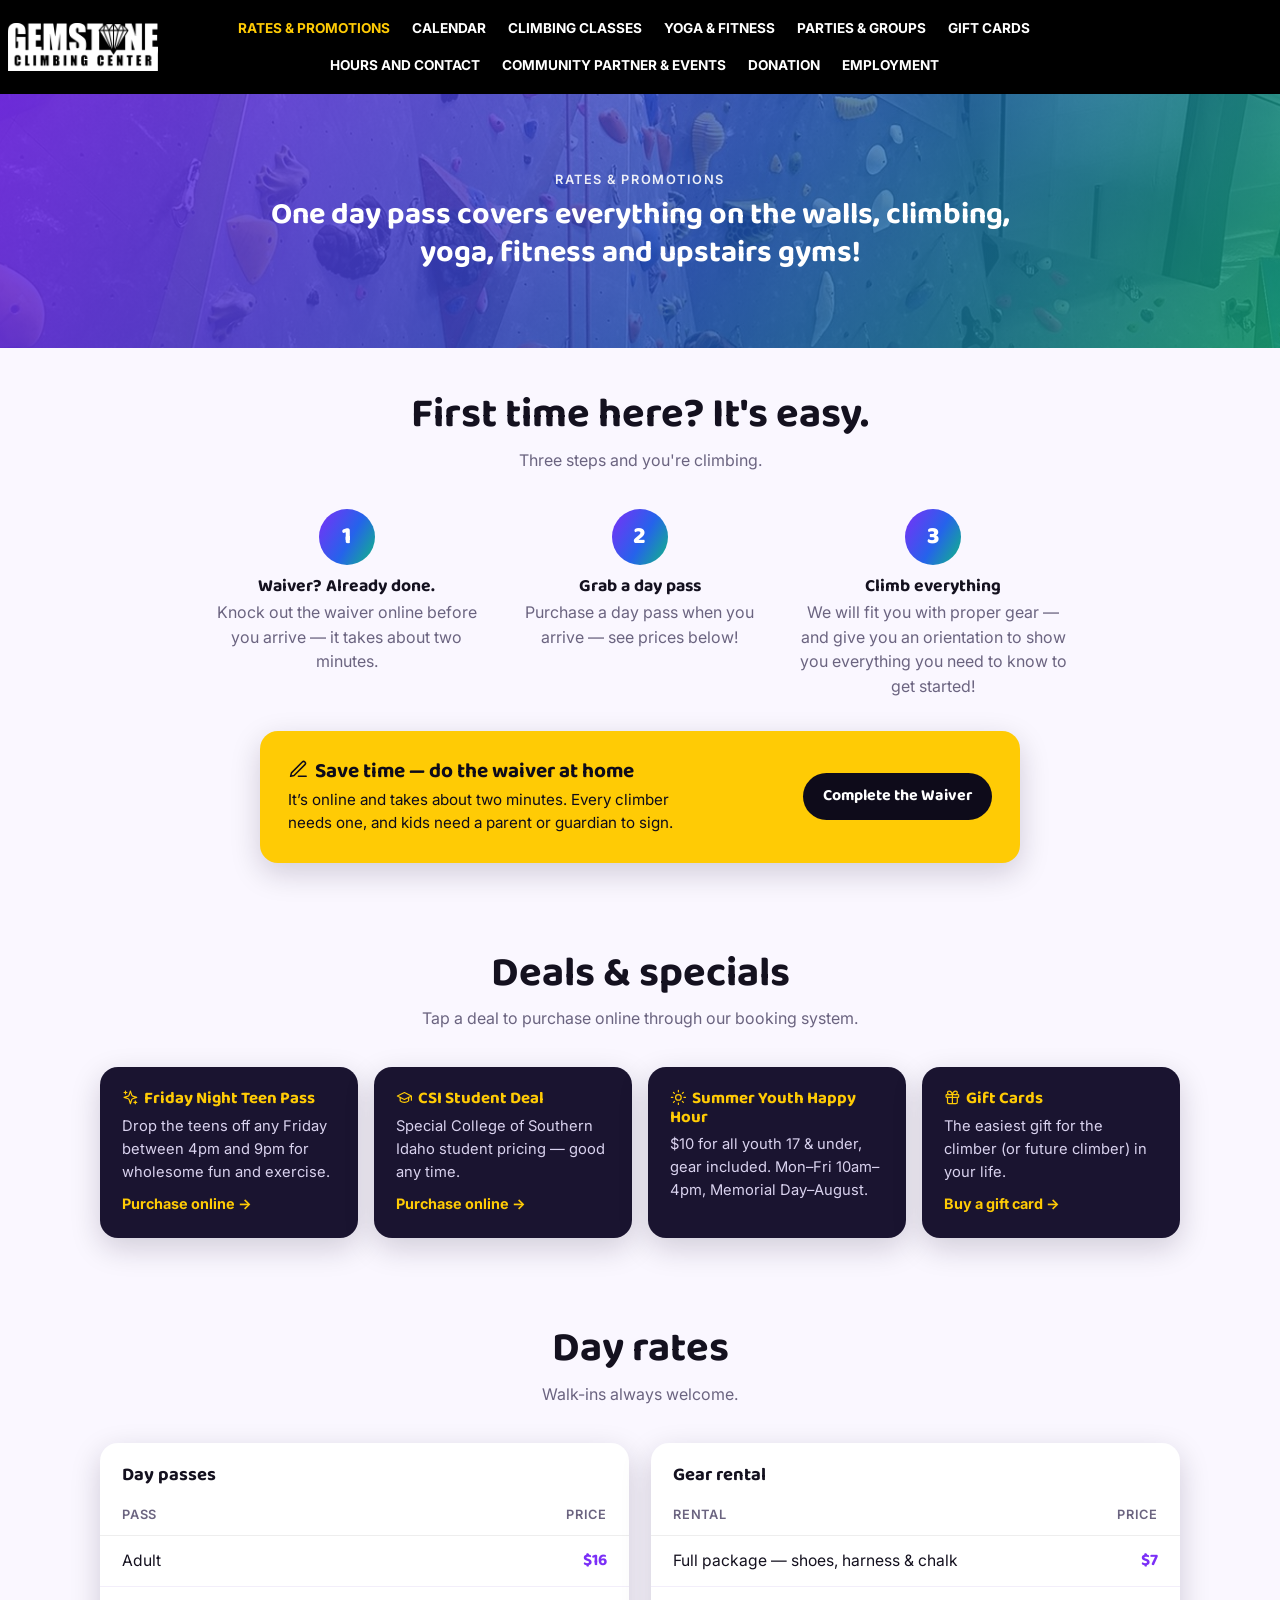
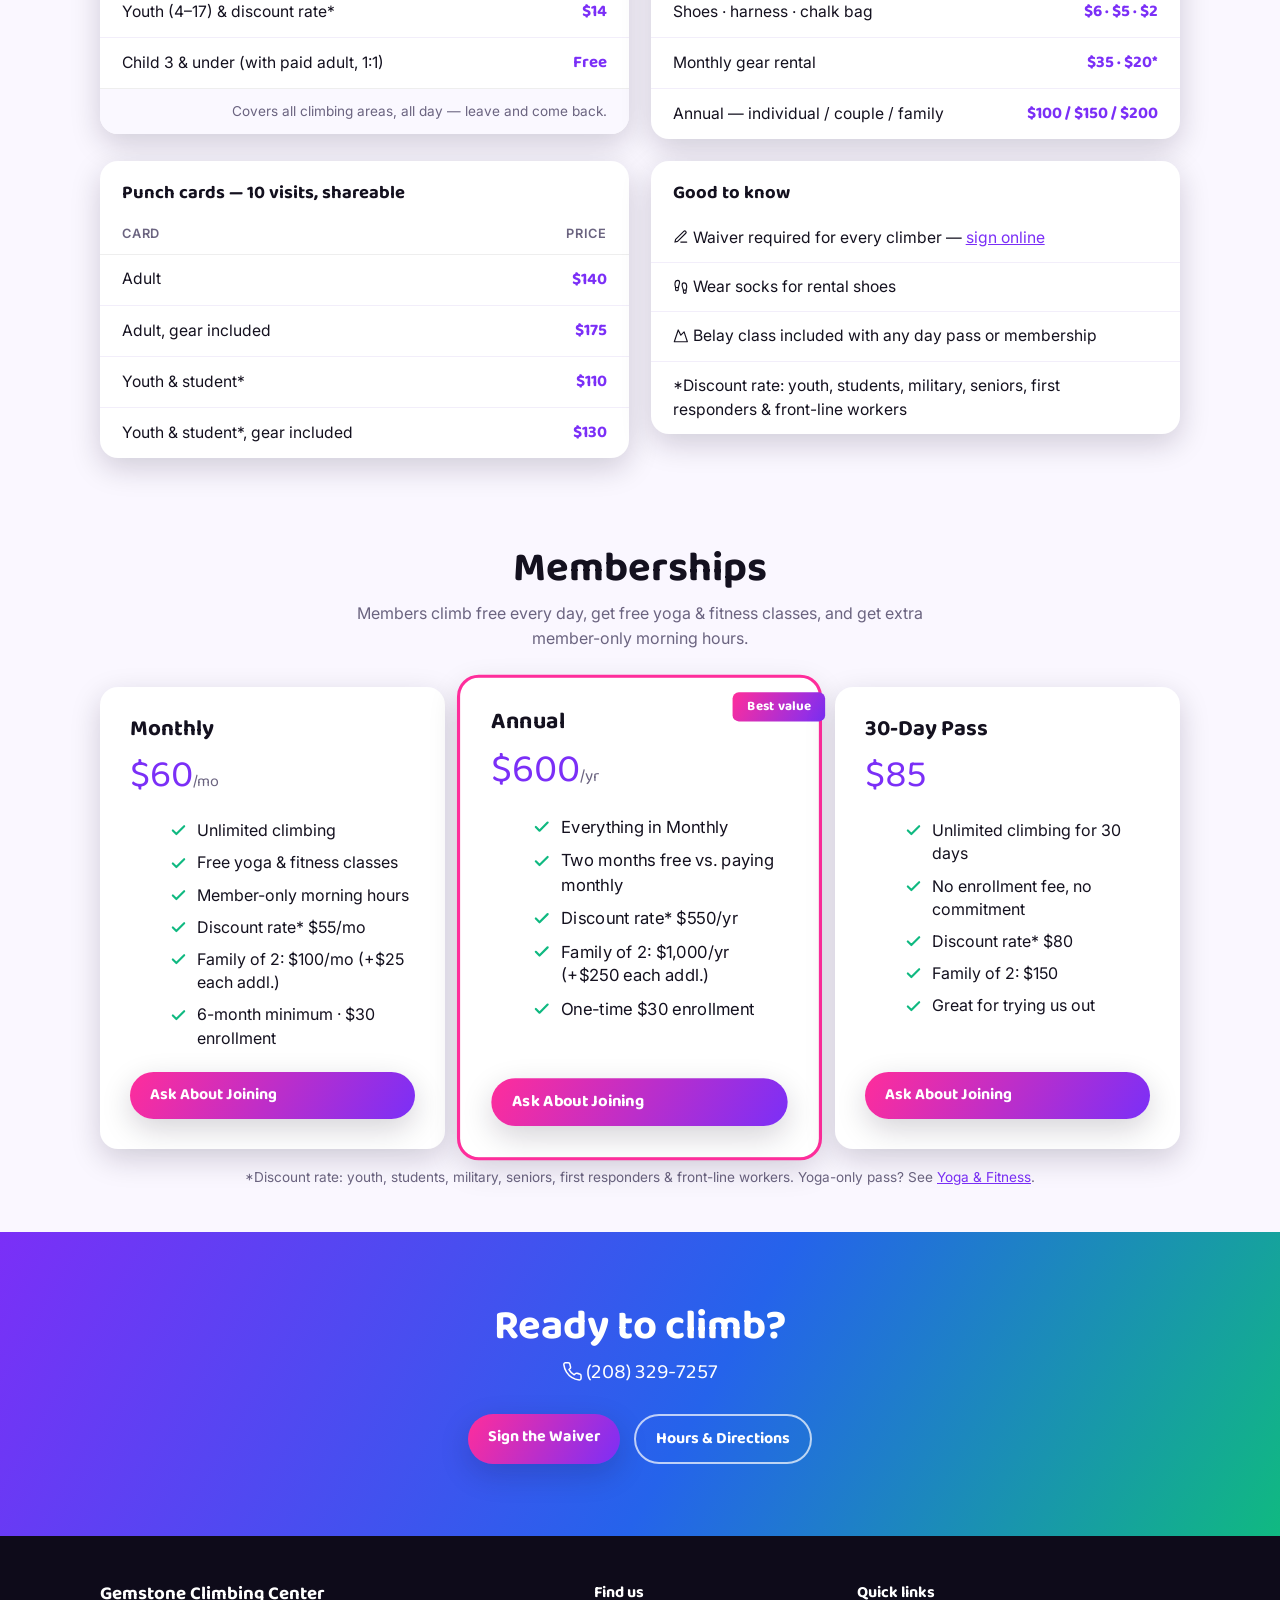
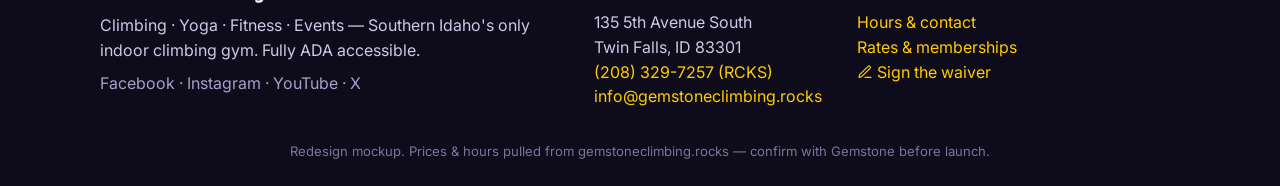
<file: rates.html>
<!doctype html>
<html lang="en" class="no-js">
<head>
  <meta charset="UTF-8">
  <meta name="robots" content="noindex, nofollow">
  <meta name="viewport" content="width=device-width, initial-scale=1">
  <title>Rates &amp; Promotions — Gemstone Climbing Center</title>
  <!-- Swap no-js → js before first paint so .js .reveal hides correctly when JS is available -->
  <script>document.documentElement.classList.replace('no-js','js')</script>
  <link rel="preconnect" href="https://fonts.googleapis.com">
  <link rel="preconnect" href="https://fonts.gstatic.com" crossorigin>
  <link rel="stylesheet" href="https://fonts.googleapis.com/css2?family=Baloo+2:wght@700;800&family=Inter:wght@400;600;700&display=swap">
  <link rel="icon" href="data:image/svg+xml,%3Csvg xmlns='http://www.w3.org/2000/svg' viewBox='0 0 24 24'%3E%3Crect width='24' height='24' rx='5' fill='%230e0b1a'/%3E%3Cpath d='M7 4.5h10l3.5 4.8-8.5 10.2L3.5 9.3z' fill='none' stroke='%23ffcb05' stroke-width='1.7' stroke-linejoin='round'/%3E%3Cpath d='M3.5 9.3h17' stroke='%23ffcb05' stroke-width='1.2'/%3E%3C/svg%3E">
  <meta name="description" content="Day passes from $14, gear $7, memberships from $60/mo, plus current deals and specials. Simple prices, walk-ins welcome.">
  <meta property="og:type" content="website">
  <meta property="og:site_name" content="Gemstone Climbing Center">
  <meta property="og:title" content="Rates &amp; Promotions — Gemstone Climbing Center">
  <meta property="og:description" content="Day passes from $14, gear $7, memberships from $60/mo, plus current deals and specials. Simple prices, walk-ins welcome.">
  <meta property="og:url" content="https://keemstart.github.io/gemstone-climbing-preview/rates.html">
  <meta property="og:image" content="https://keemstart.github.io/gemstone-climbing-preview/assets/photos/og-cover.jpg">
  <meta name="twitter:card" content="summary_large_image">
  <meta name="twitter:title" content="Rates &amp; Promotions — Gemstone Climbing Center">
  <meta name="twitter:description" content="Day passes from $14, gear $7, memberships from $60/mo, plus current deals and specials. Simple prices, walk-ins welcome.">
  <meta name="twitter:image" content="https://keemstart.github.io/gemstone-climbing-preview/assets/photos/og-cover.jpg">
  <link rel="stylesheet" href="styles.css?v=28">
</head>
<body>
  <a class="skip" href="#main">Skip to content</a>
  <header class="nav">
    <div class="nav__bar">
  <a class="nav__logo" href="index.html" aria-label="Gemstone Climbing Center — home"><img src="assets/photos/logo-white.png" alt="Gemstone Climbing Center" width="280" height="90"></a>
      <nav class="nav__links" id="nav-links">
        <a href="rates.html" aria-current="page">Rates &amp; Promotions</a>
        <a href="calendar.html">Calendar</a>
        <a href="classes.html">Climbing Classes</a>
        <a href="yoga-fitness.html">Yoga &amp; Fitness</a>
        <a href="parties.html">Parties &amp; Groups</a>
        <a href="gift-cards.html">Gift Cards</a>
        <a href="visit.html">Hours and Contact</a>
        <a href="community.html">Community Partner &amp; Events</a>
        <a href="donation.html">Donation</a>
        <a href="employment.html">Employment</a>
      </nav>
      <button class="nav__burger" type="button" aria-label="Open menu" aria-expanded="false" aria-controls="nav-links"><svg class="ico ico--open" viewBox="0 0 24 24" fill="none" stroke="currentColor" stroke-width="2" stroke-linecap="round" aria-hidden="true"><path d="M3 6h18M3 12h18M3 18h18"/></svg><svg class="ico ico--close" viewBox="0 0 24 24" fill="none" stroke="currentColor" stroke-width="2" stroke-linecap="round" aria-hidden="true"><path d="M18 6 6 18M6 6l12 12"/></svg></button>
    </div>
  </header>

  <main id="main">

    <!-- ── Page hero ── -->
    <section class="hero hero--page hero--rates">
      <div class="container hero__inner">
        <p class="eyebrow">Rates &amp; promotions</p>
        <h1 class="hero__title hero__title--lead">One day pass covers everything on the walls, climbing, yoga, fitness and upstairs gyms!</h1>
      </div>
    </section>

    <!-- ── First visit quick start ── -->
    <section class="section section--tight" id="first-visit">
      <div class="container">
        <h2>First time here? It's easy.</h2>
        <p class="section__sub">Three steps and you're climbing.</p>

        <div class="steps steps--3" style="margin-bottom:32px">
          <div class="step">
            <div class="step__num">1</div>
            <h3>Waiver? Already done.</h3>
            <p>Knock out the waiver online before you arrive &mdash; it takes about two minutes.</p>
          </div>
          <div class="step">
            <div class="step__num">2</div>
            <h3>Grab a day pass</h3>
            <p>Purchase a day pass when you arrive &mdash; see prices below!</p>
          </div>
          <div class="step">
            <div class="step__num">3</div>
            <h3>Climb everything</h3>
            <p>We will fit you with proper gear &mdash; and give you an orientation to show you everything you need to know to get started!</p>
          </div>
        </div>

        <div class="waiver-band">
          <div>
            <h3><svg class="ico" viewBox="0 0 24 24" fill="none" stroke="currentColor" stroke-width="1.75" stroke-linecap="round" stroke-linejoin="round" aria-hidden="true"><path d="M12 20h9"/><path d="M16.5 3.5a2.12 2.12 0 0 1 3 3L7 19l-4 1 1-4Z"/></svg> Save time — do the waiver at home</h3>
            <p>It&rsquo;s online and takes about two minutes. Every climber needs one, and kids need a parent or guardian to sign.</p>
          </div>
          <a class="btn btn--dark" href="https://waiver.smartwaiver.com/w/5cfe9b97b33d8/web/" target="_blank" rel="noopener">Complete the Waiver</a>
        </div>
      </div>
    </section>

    <!-- ── Deals & specials (clickable → RGP purchase) ── -->
    <section class="section section--tight reveal" id="specials">
      <div class="container">
        <h2>Deals &amp; specials</h2>
        <p class="section__sub">Tap a deal to purchase online through our booking system.</p>
        <div class="deals">
          <a class="deal" href="https://app.rockgympro.com/b/?&bo=5d6b82f4620b4a5884ccf65056309714" target="_blank" rel="noopener">
            <h3><svg class="ico" viewBox="0 0 24 24" fill="none" stroke="currentColor" stroke-width="1.75" stroke-linecap="round" stroke-linejoin="round" aria-hidden="true"><path d="m12 3-1.9 5.8a2 2 0 0 1-1.3 1.3L3 12l5.8 1.9a2 2 0 0 1 1.3 1.3L12 21l1.9-5.8a2 2 0 0 1 1.3-1.3L21 12l-5.8-1.9a2 2 0 0 1-1.3-1.3z"/><path d="M5 3v4M19 17v4M3 5h4M17 19h4"/></svg> Friday Night Teen Pass</h3>
            <p>Drop the teens off any Friday between 4pm and 9pm for wholesome fun and exercise.</p>
            <span class="deal__buy">Purchase online →</span>
          </a>
          <a class="deal" href="https://app.rockgympro.com/b/?&bo=aaace27e598f47829d0b3e59622bac7f" target="_blank" rel="noopener">
            <h3><svg class="ico" viewBox="0 0 24 24" fill="none" stroke="currentColor" stroke-width="1.75" stroke-linecap="round" stroke-linejoin="round" aria-hidden="true"><path d="M22 10v6M2 10l10-5 10 5-10 5z"/><path d="M6 12v5c3 3 9 3 12 0v-5"/></svg> CSI Student Deal</h3>
            <p>Special College of Southern Idaho student pricing — good any time.</p>
            <span class="deal__buy">Purchase online →</span>
          </a>
          <div class="deal">
            <h3><svg class="ico" viewBox="0 0 24 24" fill="none" stroke="currentColor" stroke-width="1.75" stroke-linecap="round" stroke-linejoin="round" aria-hidden="true"><circle cx="12" cy="12" r="4"/><path d="M12 2v2M12 20v2M4.93 4.93l1.41 1.41M17.66 17.66l1.41 1.41M2 12h2M20 12h2M6.34 17.66l-1.41 1.41M19.07 4.93l-1.41 1.41"/></svg> Summer Youth Happy Hour</h3>
            <p>$10 for all youth 17 &amp; under, gear included. Mon–Fri 10am–4pm, Memorial Day–August.</p>
          </div>
          <a class="deal" href="https://app.rockgympro.com/b/?&bo=giftcard-e1d3fec8b7034754965eb4cd74bb321d" target="_blank" rel="noopener">
            <h3><svg class="ico" viewBox="0 0 24 24" fill="none" stroke="currentColor" stroke-width="1.75" stroke-linecap="round" stroke-linejoin="round" aria-hidden="true"><rect x="3" y="8" width="18" height="4" rx="1"/><path d="M12 8v13M19 12v7a2 2 0 0 1-2 2H7a2 2 0 0 1-2-2v-7"/><path d="M7.5 8a2.5 2.5 0 0 1 0-5A4.8 8 0 0 1 12 8a4.8 8 0 0 1 4.5-5 2.5 2.5 0 0 1 0 5"/></svg> Gift Cards</h3>
            <p>The easiest gift for the climber (or future climber) in your life.</p>
            <span class="deal__buy">Buy a gift card →</span>
          </a>
        </div>
      </div>
    </section>

    <!-- ── Day passes, gear & punch cards ── -->
    <section class="section section--tight reveal">
      <div class="container">
        <h2>Day rates</h2>
        <p class="section__sub">Walk-ins always welcome.</p>
        <div class="rate-cols">

          <div class="table-wrap">
            <table class="rate-table">
              <caption>Day passes</caption>
              <thead><tr><th>Pass</th><th>Price</th></tr></thead>
              <tbody>
                <tr><td>Adult</td><td class="price">$16</td></tr>
                <tr><td>Youth (4–17) &amp; discount rate*</td><td class="price">$14</td></tr>
                <tr><td>Child 3 &amp; under (with paid adult, 1:1)</td><td class="price">Free</td></tr>
              </tbody>
              <tfoot><tr><td colspan="2">Covers all climbing areas, all day — leave and come back.</td></tr></tfoot>
            </table>
          </div>

          <div class="table-wrap">
            <table class="rate-table">
              <caption>Gear rental</caption>
              <thead><tr><th>Rental</th><th>Price</th></tr></thead>
              <tbody>
                <tr><td>Full package — shoes, harness &amp; chalk</td><td class="price">$7</td></tr>
                <tr><td>Shoes · harness · chalk bag</td><td class="price">$6 · $5 · $2</td></tr>
                <tr><td>Monthly gear rental</td><td class="price">$35 · $20*</td></tr>
                <tr><td>Annual — individual / couple / family</td><td class="price">$100 / $150 / $200</td></tr>
              </tbody>
            </table>
          </div>

          <div class="table-wrap">
            <table class="rate-table">
              <caption>Punch cards — 10 visits, shareable</caption>
              <thead><tr><th>Card</th><th>Price</th></tr></thead>
              <tbody>
                <tr><td>Adult</td><td class="price">$140</td></tr>
                <tr><td>Adult, gear included</td><td class="price">$175</td></tr>
                <tr><td>Youth &amp; student*</td><td class="price">$110</td></tr>
                <tr><td>Youth &amp; student*, gear included</td><td class="price">$130</td></tr>
              </tbody>
            </table>
          </div>

          <div class="table-wrap">
            <table class="rate-table">
              <caption>Good to know</caption>
              <tbody>
                <tr><td><svg class="ico" viewBox="0 0 24 24" fill="none" stroke="currentColor" stroke-width="1.75" stroke-linecap="round" stroke-linejoin="round" aria-hidden="true"><path d="M12 20h9"/><path d="M16.5 3.5a2.12 2.12 0 0 1 3 3L7 19l-4 1 1-4Z"/></svg> Waiver required for every climber — <a href="https://waiver.smartwaiver.com/w/5cfe9b97b33d8/web/" target="_blank" rel="noopener" style="color:var(--amethyst)">sign online</a></td><td></td></tr>
                <tr><td><svg class="ico" viewBox="0 0 24 24" fill="none" stroke="currentColor" stroke-width="1.75" stroke-linecap="round" stroke-linejoin="round" aria-hidden="true"><path d="M4 16v-2.4C4 11.5 3 10.5 3 8c0-2.7 1.5-6 4.5-6C9.4 2 10 3.8 10 5.5c0 3.1-2 5.7-2 8.7V16a2 2 0 1 1-4 0Z"/><path d="M20 20v-2.4c0-2.1 1-3.1 1-5.6 0-2.7-1.5-6-4.5-6C14.6 6 14 7.8 14 9.5c0 3.1 2 5.7 2 8.7V20a2 2 0 1 0 4 0Z"/><path d="M16 17h4M4 13h4"/></svg> Wear socks for rental shoes</td><td></td></tr>
                <tr><td><svg class="ico" viewBox="0 0 24 24" fill="none" stroke="currentColor" stroke-width="1.75" stroke-linecap="round" stroke-linejoin="round" aria-hidden="true"><path d="m8 3 4 8 5-5 5 15H2L8 3z"/></svg> Belay class included with any day pass or membership</td><td></td></tr>
                <tr><td>*Discount rate: youth, students, military, seniors, first responders &amp; front-line workers</td><td></td></tr>
              </tbody>
            </table>
          </div>

        </div>
      </div>
    </section>

    <!-- ── Memberships ── -->
    <section class="section section--tight reveal" id="memberships">
      <div class="container">
        <h2>Memberships</h2>
        <p class="section__sub">Members climb free every day, get free yoga &amp; fitness classes, and get extra member-only morning hours.</p>

        <div class="cards cards--pkg">
          <div class="pkg">
            <h3 class="pkg__name">Monthly</h3>
            <p class="pkg__price">$60<span style="font-size:1rem;color:var(--muted)">/mo</span></p>
            <ul class="pkg__list">
              <li>Unlimited climbing</li>
              <li>Free yoga &amp; fitness classes</li>
              <li>Member-only morning hours</li>
              <li>Discount rate* $55/mo</li>
              <li>Family of 2: $100/mo (+$25 each addl.)</li>
              <li>6-month minimum · $30 enrollment</li>
            </ul>
            <a class="btn btn--cta" href="visit.html">Ask About Joining</a>
          </div>

          <div class="pkg pkg--popular">
            <span class="pkg__ribbon">Best value</span>
            <h3 class="pkg__name">Annual</h3>
            <p class="pkg__price">$600<span style="font-size:1rem;color:var(--muted)">/yr</span></p>
            <ul class="pkg__list">
              <li>Everything in Monthly</li>
              <li>Two months free vs. paying monthly</li>
              <li>Discount rate* $550/yr</li>
              <li>Family of 2: $1,000/yr (+$250 each addl.)</li>
              <li>One-time $30 enrollment</li>
            </ul>
            <a class="btn btn--cta" href="visit.html">Ask About Joining</a>
          </div>

          <div class="pkg">
            <h3 class="pkg__name">30-Day Pass</h3>
            <p class="pkg__price">$85</p>
            <ul class="pkg__list">
              <li>Unlimited climbing for 30 days</li>
              <li>No enrollment fee, no commitment</li>
              <li>Discount rate* $80</li>
              <li>Family of 2: $150</li>
              <li>Great for trying us out</li>
            </ul>
            <a class="btn btn--cta" href="visit.html">Ask About Joining</a>
          </div>
        </div>
        <p class="note">*Discount rate: youth, students, military, seniors, first responders &amp; front-line workers. Yoga-only pass? See <a href="yoga-fitness.html" style="color:var(--amethyst)">Yoga &amp; Fitness</a>.</p>
      </div>
    </section>

    <!-- ── Closing CTA ── -->
    <section class="cta-band">
      <div class="container">
        <h2>Ready to climb?</h2>
        <p class="cta-band__phone"><a href="tel:+12083297257"><svg class="ico" viewBox="0 0 24 24" fill="none" stroke="currentColor" stroke-width="1.75" stroke-linecap="round" stroke-linejoin="round" aria-hidden="true"><path d="M22 16.92v3a2 2 0 0 1-2.18 2 19.79 19.79 0 0 1-8.63-3.07 19.5 19.5 0 0 1-6-6 19.79 19.79 0 0 1-3.07-8.67A2 2 0 0 1 4.11 2h3a2 2 0 0 1 2 1.72c.13.96.36 1.9.7 2.81a2 2 0 0 1-.45 2.11L8.09 9.91a16 16 0 0 0 6 6l1.27-1.27a2 2 0 0 1 2.11-.45c.91.34 1.85.57 2.81.7A2 2 0 0 1 22 16.92z"/></svg> (208) 329-7257</a></p>
        <div class="hero__cta">
          <a class="btn btn--cta" href="https://waiver.smartwaiver.com/w/5cfe9b97b33d8/web/" target="_blank" rel="noopener">Sign the Waiver</a>
          <a class="btn btn--ghost" href="visit.html">Hours &amp; Directions</a>
        </div>
      </div>
    </section>

  </main>

  <footer class="footer" id="footer">
    <div class="container footer__grid">
      <div>
        <h3>Gemstone Climbing Center</h3>
        <p>Climbing · Yoga · Fitness · Events — Southern Idaho's only indoor climbing gym. Fully ADA accessible.</p>
        <p class="footer__social">Facebook · Instagram · YouTube · X</p>
      </div>
      <div>
        <h4>Find us</h4>
        <p>135 5th Avenue South<br>Twin Falls, ID 83301</p>
        <p>
          <a class="contact-link" href="tel:+12083297257">(208) 329-7257 (RCKS)</a><br>
          <a class="contact-link" href="mailto:info@gemstoneclimbing.rocks">info@gemstoneclimbing.rocks</a>
        </p>
      </div>
      <div>
        <h4>Quick links</h4>
        <p>
          <a class="contact-link" href="visit.html">Hours &amp; contact</a><br>
          <a class="contact-link" href="rates.html">Rates &amp; memberships</a><br>
          <a class="contact-link" href="https://waiver.smartwaiver.com/w/5cfe9b97b33d8/web/" target="_blank" rel="noopener"><svg class="ico" viewBox="0 0 24 24" fill="none" stroke="currentColor" stroke-width="1.75" stroke-linecap="round" stroke-linejoin="round" aria-hidden="true"><path d="M12 20h9"/><path d="M16.5 3.5a2.12 2.12 0 0 1 3 3L7 19l-4 1 1-4Z"/></svg> Sign the waiver</a>
        </p>
      </div>
    </div>
    <p class="footer__note">Redesign mockup. Prices &amp; hours pulled from gemstoneclimbing.rocks — confirm with Gemstone before launch.</p>
  </footer>
  <script src="main.js?v=5" defer></script>
</body>
</html>
</file>
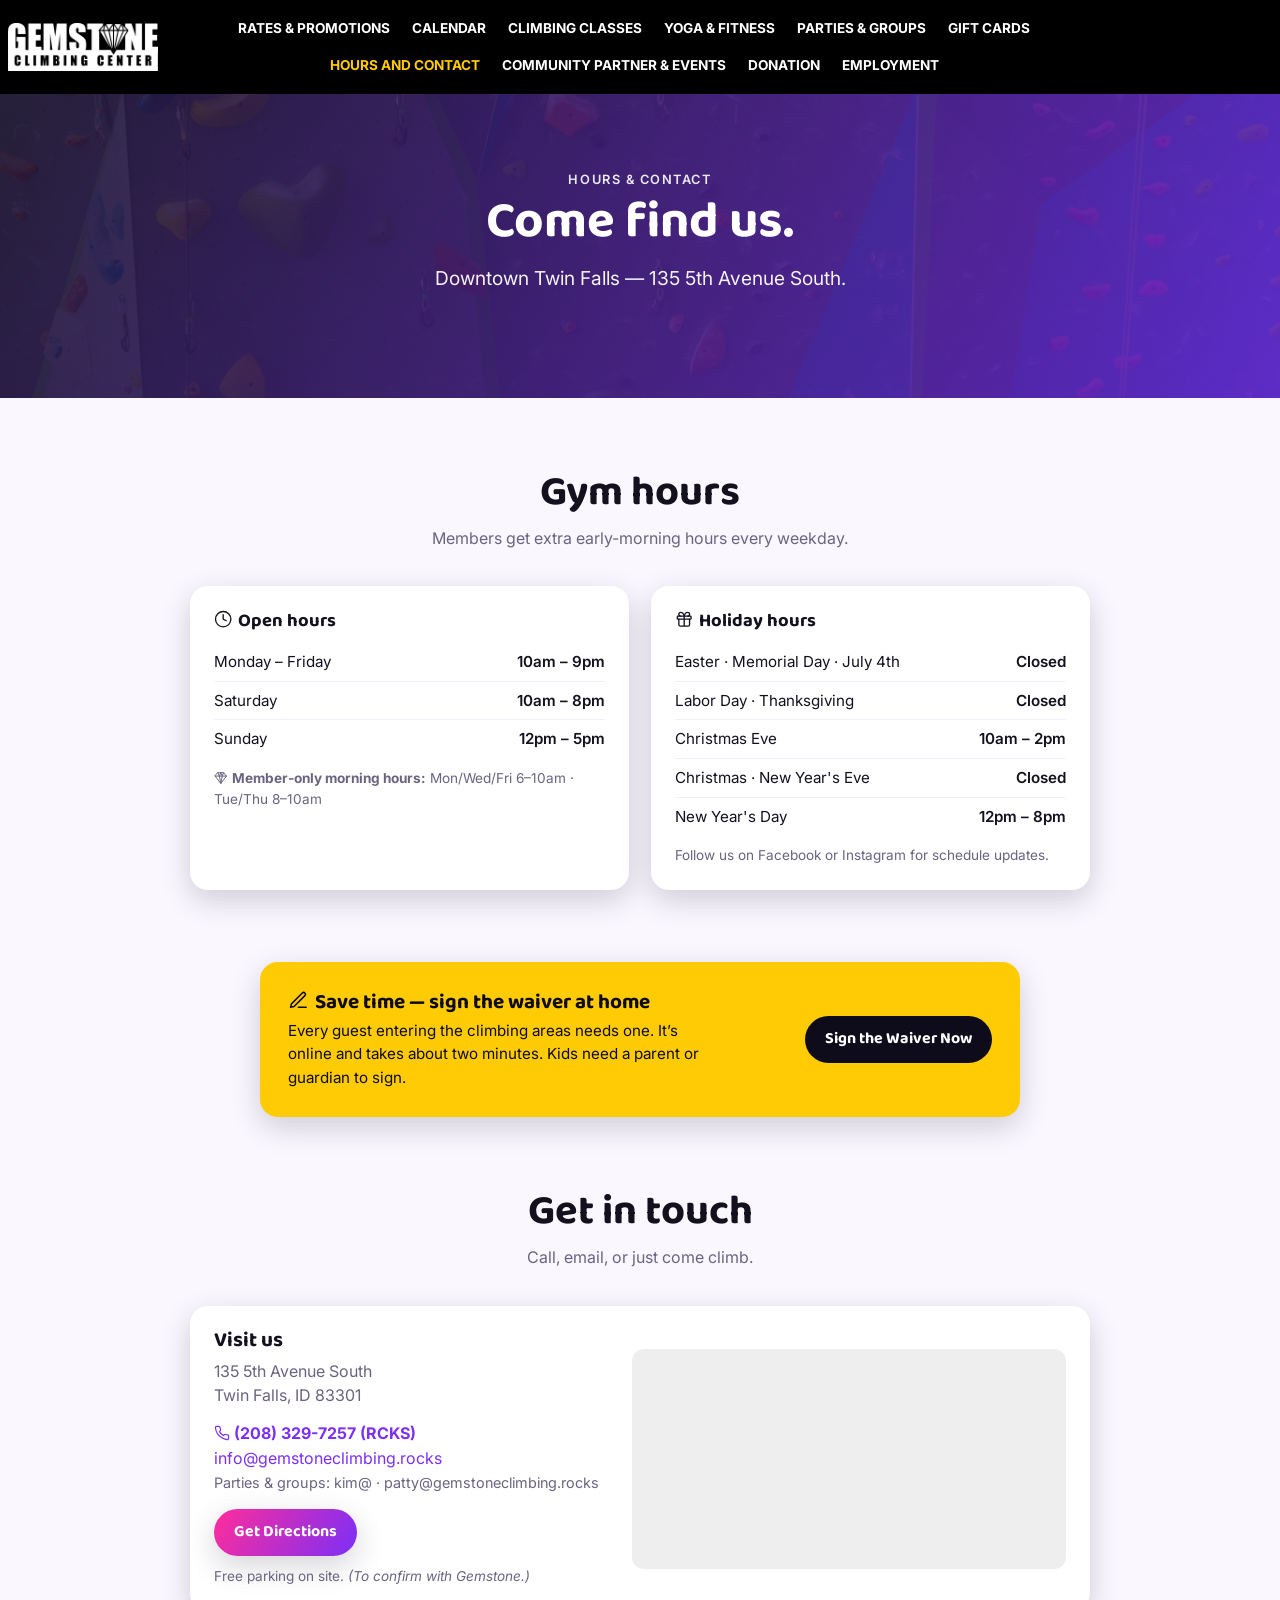
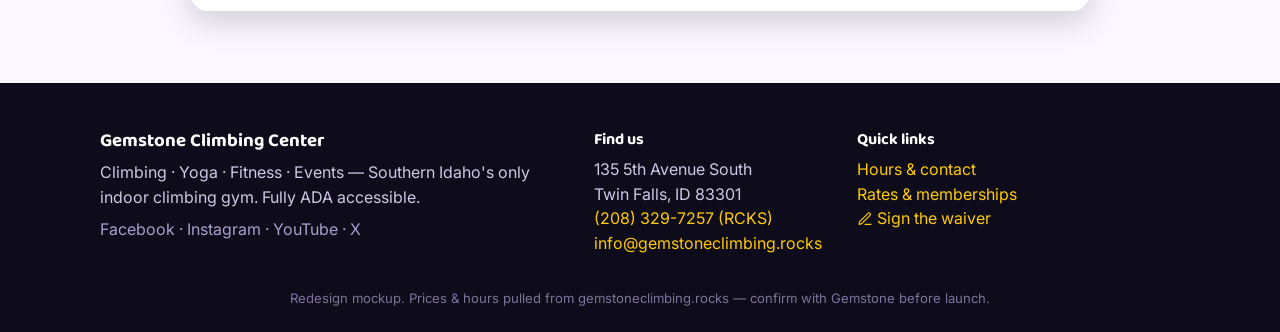
<file: visit.html>
<!doctype html>
<html lang="en" class="no-js">
<head>
  <meta charset="UTF-8">
  <meta name="robots" content="noindex, nofollow">
  <meta name="viewport" content="width=device-width, initial-scale=1">
  <title>Hours &amp; Contact — Gemstone Climbing Center</title>
  <!-- Swap no-js → js before first paint so .js .reveal hides correctly when JS is available -->
  <script>document.documentElement.classList.replace('no-js','js')</script>
  <link rel="preconnect" href="https://fonts.googleapis.com">
  <link rel="preconnect" href="https://fonts.gstatic.com" crossorigin>
  <link rel="stylesheet" href="https://fonts.googleapis.com/css2?family=Baloo+2:wght@700;800&family=Inter:wght@400;600;700&display=swap">
  <link rel="icon" href="data:image/svg+xml,%3Csvg xmlns='http://www.w3.org/2000/svg' viewBox='0 0 24 24'%3E%3Crect width='24' height='24' rx='5' fill='%230e0b1a'/%3E%3Cpath d='M7 4.5h10l3.5 4.8-8.5 10.2L3.5 9.3z' fill='none' stroke='%23ffcb05' stroke-width='1.7' stroke-linejoin='round'/%3E%3Cpath d='M3.5 9.3h17' stroke='%23ffcb05' stroke-width='1.2'/%3E%3C/svg%3E">
  <meta name="description" content="Open Mon–Fri 10am–9pm, Sat 10am–8pm, Sun 12pm–5pm. 135 5th Avenue South, Twin Falls, Idaho.">
  <meta property="og:type" content="website">
  <meta property="og:site_name" content="Gemstone Climbing Center">
  <meta property="og:title" content="Hours & Contact — Gemstone Climbing">
  <meta property="og:description" content="Open Mon–Fri 10am–9pm, Sat 10am–8pm, Sun 12pm–5pm. 135 5th Avenue South, Twin Falls, Idaho.">
  <meta property="og:url" content="https://keemstart.github.io/gemstone-climbing-preview/visit.html">
  <meta property="og:image" content="https://keemstart.github.io/gemstone-climbing-preview/assets/photos/og-cover.jpg">
  <meta name="twitter:card" content="summary_large_image">
  <meta name="twitter:title" content="Hours & Contact — Gemstone Climbing">
  <meta name="twitter:description" content="Open Mon–Fri 10am–9pm, Sat 10am–8pm, Sun 12pm–5pm. 135 5th Avenue South, Twin Falls, Idaho.">
  <meta name="twitter:image" content="https://keemstart.github.io/gemstone-climbing-preview/assets/photos/og-cover.jpg">
  <link rel="stylesheet" href="styles.css?v=28">
</head>
<body>
  <a class="skip" href="#main">Skip to content</a>
  <header class="nav">
    <div class="nav__bar">
  <a class="nav__logo" href="index.html" aria-label="Gemstone Climbing Center — home"><img src="assets/photos/logo-white.png" alt="Gemstone Climbing Center" width="280" height="90"></a>
      <nav class="nav__links" id="nav-links">
        <a href="rates.html">Rates &amp; Promotions</a>
        <a href="calendar.html">Calendar</a>
        <a href="classes.html">Climbing Classes</a>
        <a href="yoga-fitness.html">Yoga &amp; Fitness</a>
        <a href="parties.html">Parties &amp; Groups</a>
        <a href="gift-cards.html">Gift Cards</a>
        <a href="visit.html" aria-current="page">Hours and Contact</a>
        <a href="community.html">Community Partner &amp; Events</a>
        <a href="donation.html">Donation</a>
        <a href="employment.html">Employment</a>
      </nav>
      <button class="nav__burger" type="button" aria-label="Open menu" aria-expanded="false" aria-controls="nav-links"><svg class="ico ico--open" viewBox="0 0 24 24" fill="none" stroke="currentColor" stroke-width="2" stroke-linecap="round" aria-hidden="true"><path d="M3 6h18M3 12h18M3 18h18"/></svg><svg class="ico ico--close" viewBox="0 0 24 24" fill="none" stroke="currentColor" stroke-width="2" stroke-linecap="round" aria-hidden="true"><path d="M18 6 6 18M6 6l12 12"/></svg></button>
    </div>
  </header>

  <main id="main">

    <!-- ── Page hero ── -->
    <section class="hero hero--page hero--visit">
      <div class="container hero__inner">
        <p class="eyebrow">Hours &amp; contact</p>
        <h1 class="hero__title">Come find us.</h1>
        <p class="hero__sub">Downtown Twin Falls — 135 5th Avenue South.</p>
      </div>
    </section>

    <!-- ── Hours (the ONLY place hours live) ── -->
    <section class="section" id="hours">
      <div class="container">
        <h2>Gym hours</h2>
        <p class="section__sub">Members get extra early-morning hours every weekday.</p>
        <div class="hours-grid">
          <div class="hours-card">
            <h3><svg class="ico" viewBox="0 0 24 24" fill="none" stroke="currentColor" stroke-width="1.75" stroke-linecap="round" stroke-linejoin="round" aria-hidden="true"><circle cx="12" cy="12" r="10"/><path d="M12 6v6l4 2"/></svg> Open hours</h3>
            <table>
              <tbody>
                <tr><td>Monday – Friday</td><td>10am – 9pm</td></tr>
                <tr><td>Saturday</td><td>10am – 8pm</td></tr>
                <tr><td>Sunday</td><td>12pm – 5pm</td></tr>
              </tbody>
            </table>
            <p class="hours-card__note"><svg class="ico" viewBox="0 0 24 24" fill="none" stroke="currentColor" stroke-width="1.75" stroke-linecap="round" stroke-linejoin="round" aria-hidden="true"><path d="M7 3h10l5 6-10 13L2 9z"/><path d="M2 9h20M7 3l2.5 6L12 3l2.5 6L17 3M9.5 9 12 22l2.5-13"/></svg> <strong>Member-only morning hours:</strong> Mon/Wed/Fri 6–10am · Tue/Thu 8–10am</p>
          </div>
          <div class="hours-card">
            <h3><svg class="ico" viewBox="0 0 24 24" fill="none" stroke="currentColor" stroke-width="1.75" stroke-linecap="round" stroke-linejoin="round" aria-hidden="true"><rect x="3" y="8" width="18" height="4" rx="1"/><path d="M12 8v13M19 12v7a2 2 0 0 1-2 2H7a2 2 0 0 1-2-2v-7"/><path d="M7.5 8a2.5 2.5 0 0 1 0-5A4.8 8 0 0 1 12 8a4.8 8 0 0 1 4.5-5 2.5 2.5 0 0 1 0 5"/></svg> Holiday hours</h3>
            <table>
              <tbody>
                <tr><td>Easter · Memorial Day · July 4th</td><td>Closed</td></tr>
                <tr><td>Labor Day · Thanksgiving</td><td>Closed</td></tr>
                <tr><td>Christmas Eve</td><td>10am – 2pm</td></tr>
                <tr><td>Christmas · New Year's Eve</td><td>Closed</td></tr>
                <tr><td>New Year's Day</td><td>12pm – 8pm</td></tr>
              </tbody>
            </table>
            <p class="hours-card__note">Follow us on Facebook or Instagram for schedule updates.</p>
          </div>
        </div>
      </div>
    </section>

    <!-- ── Waiver push ── -->
    <section class="section reveal" style="padding-top:0">
      <div class="container">
        <div class="waiver-band">
          <div>
            <h3><svg class="ico" viewBox="0 0 24 24" fill="none" stroke="currentColor" stroke-width="1.75" stroke-linecap="round" stroke-linejoin="round" aria-hidden="true"><path d="M12 20h9"/><path d="M16.5 3.5a2.12 2.12 0 0 1 3 3L7 19l-4 1 1-4Z"/></svg> Save time — sign the waiver at home</h3>
            <p>Every guest entering the climbing areas needs one. It&rsquo;s online and takes about two minutes. Kids need a parent or guardian to sign.</p>
          </div>
          <a class="btn btn--dark" href="https://waiver.smartwaiver.com/w/5cfe9b97b33d8/web/" target="_blank" rel="noopener">Sign the Waiver Now</a>
        </div>
      </div>
    </section>

    <!-- ── Map + contact ── -->
    <section class="section reveal" style="padding-top:0" id="contact">
      <div class="container">
        <h2>Get in touch</h2>
        <p class="section__sub">Call, email, or just come climb.</p>
        <div class="visit">
          <div>
            <h3>Visit us</h3>
            <address>
              135 5th Avenue South<br>
              Twin Falls, ID 83301
            </address>
            <p style="margin-bottom:14px">
              <a href="tel:+12083297257" style="color:var(--amethyst);font-weight:700;text-decoration:none"><svg class="ico" viewBox="0 0 24 24" fill="none" stroke="currentColor" stroke-width="1.75" stroke-linecap="round" stroke-linejoin="round" aria-hidden="true"><path d="M22 16.92v3a2 2 0 0 1-2.18 2 19.79 19.79 0 0 1-8.63-3.07 19.5 19.5 0 0 1-6-6 19.79 19.79 0 0 1-3.07-8.67A2 2 0 0 1 4.11 2h3a2 2 0 0 1 2 1.72c.13.96.36 1.9.7 2.81a2 2 0 0 1-.45 2.11L8.09 9.91a16 16 0 0 0 6 6l1.27-1.27a2 2 0 0 1 2.11-.45c.91.34 1.85.57 2.81.7A2 2 0 0 1 22 16.92z"/></svg> (208) 329-7257 (RCKS)</a><br>
              <a href="mailto:info@gemstoneclimbing.rocks" style="color:var(--amethyst);text-decoration:none">info@gemstoneclimbing.rocks</a><br>
              <span style="color:var(--muted);font-size:.9rem">Parties &amp; groups: kim@ · patty@gemstoneclimbing.rocks</span>
            </p>
            <a class="btn btn--cta" target="_blank" rel="noopener"
               href="https://www.google.com/maps/dir/?api=1&destination=135+5th+Avenue+South,+Twin+Falls,+ID+83301">
              Get Directions
            </a>
            <p class="visit__note">Free parking on site. <em>(To confirm with Gemstone.)</em></p>
          </div>
          <iframe class="visit__map" loading="lazy" title="Map to Gemstone Climbing Center"
            src="https://www.google.com/maps?q=135+5th+Avenue+South,+Twin+Falls,+ID+83301&output=embed"></iframe>
        </div>
      </div>
    </section>

  </main>

  <footer class="footer" id="footer">
    <div class="container footer__grid">
      <div>
        <h3>Gemstone Climbing Center</h3>
        <p>Climbing · Yoga · Fitness · Events — Southern Idaho's only indoor climbing gym. Fully ADA accessible.</p>
        <p class="footer__social">Facebook · Instagram · YouTube · X</p>
      </div>
      <div>
        <h4>Find us</h4>
        <p>135 5th Avenue South<br>Twin Falls, ID 83301</p>
        <p>
          <a class="contact-link" href="tel:+12083297257">(208) 329-7257 (RCKS)</a><br>
          <a class="contact-link" href="mailto:info@gemstoneclimbing.rocks">info@gemstoneclimbing.rocks</a>
        </p>
      </div>
      <div>
        <h4>Quick links</h4>
        <p>
          <a class="contact-link" href="visit.html">Hours &amp; contact</a><br>
          <a class="contact-link" href="rates.html">Rates &amp; memberships</a><br>
          <a class="contact-link" href="https://waiver.smartwaiver.com/w/5cfe9b97b33d8/web/" target="_blank" rel="noopener"><svg class="ico" viewBox="0 0 24 24" fill="none" stroke="currentColor" stroke-width="1.75" stroke-linecap="round" stroke-linejoin="round" aria-hidden="true"><path d="M12 20h9"/><path d="M16.5 3.5a2.12 2.12 0 0 1 3 3L7 19l-4 1 1-4Z"/></svg> Sign the waiver</a>
        </p>
      </div>
    </div>
    <p class="footer__note">Redesign mockup. Prices &amp; hours pulled from gemstoneclimbing.rocks — confirm with Gemstone before launch.</p>
  </footer>
  <script src="main.js?v=5" defer></script>
</body>
</html>
</file>
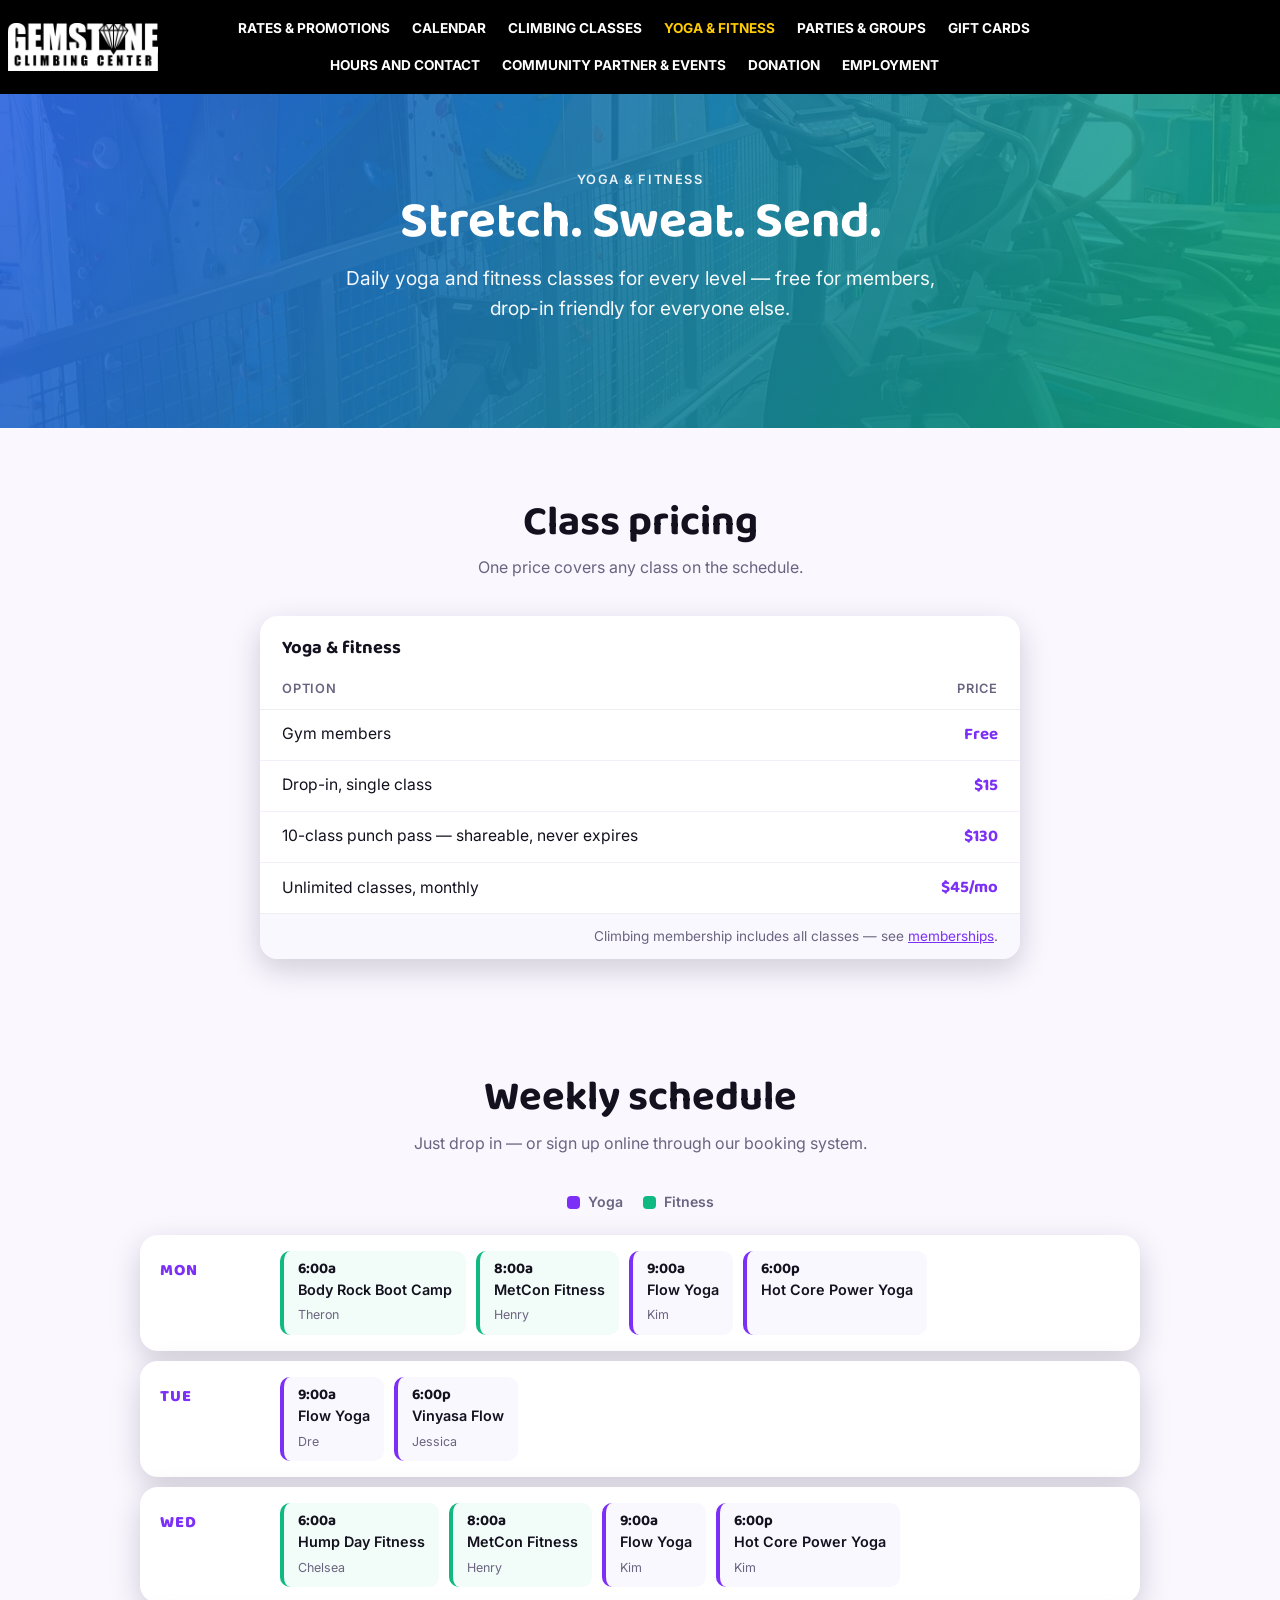
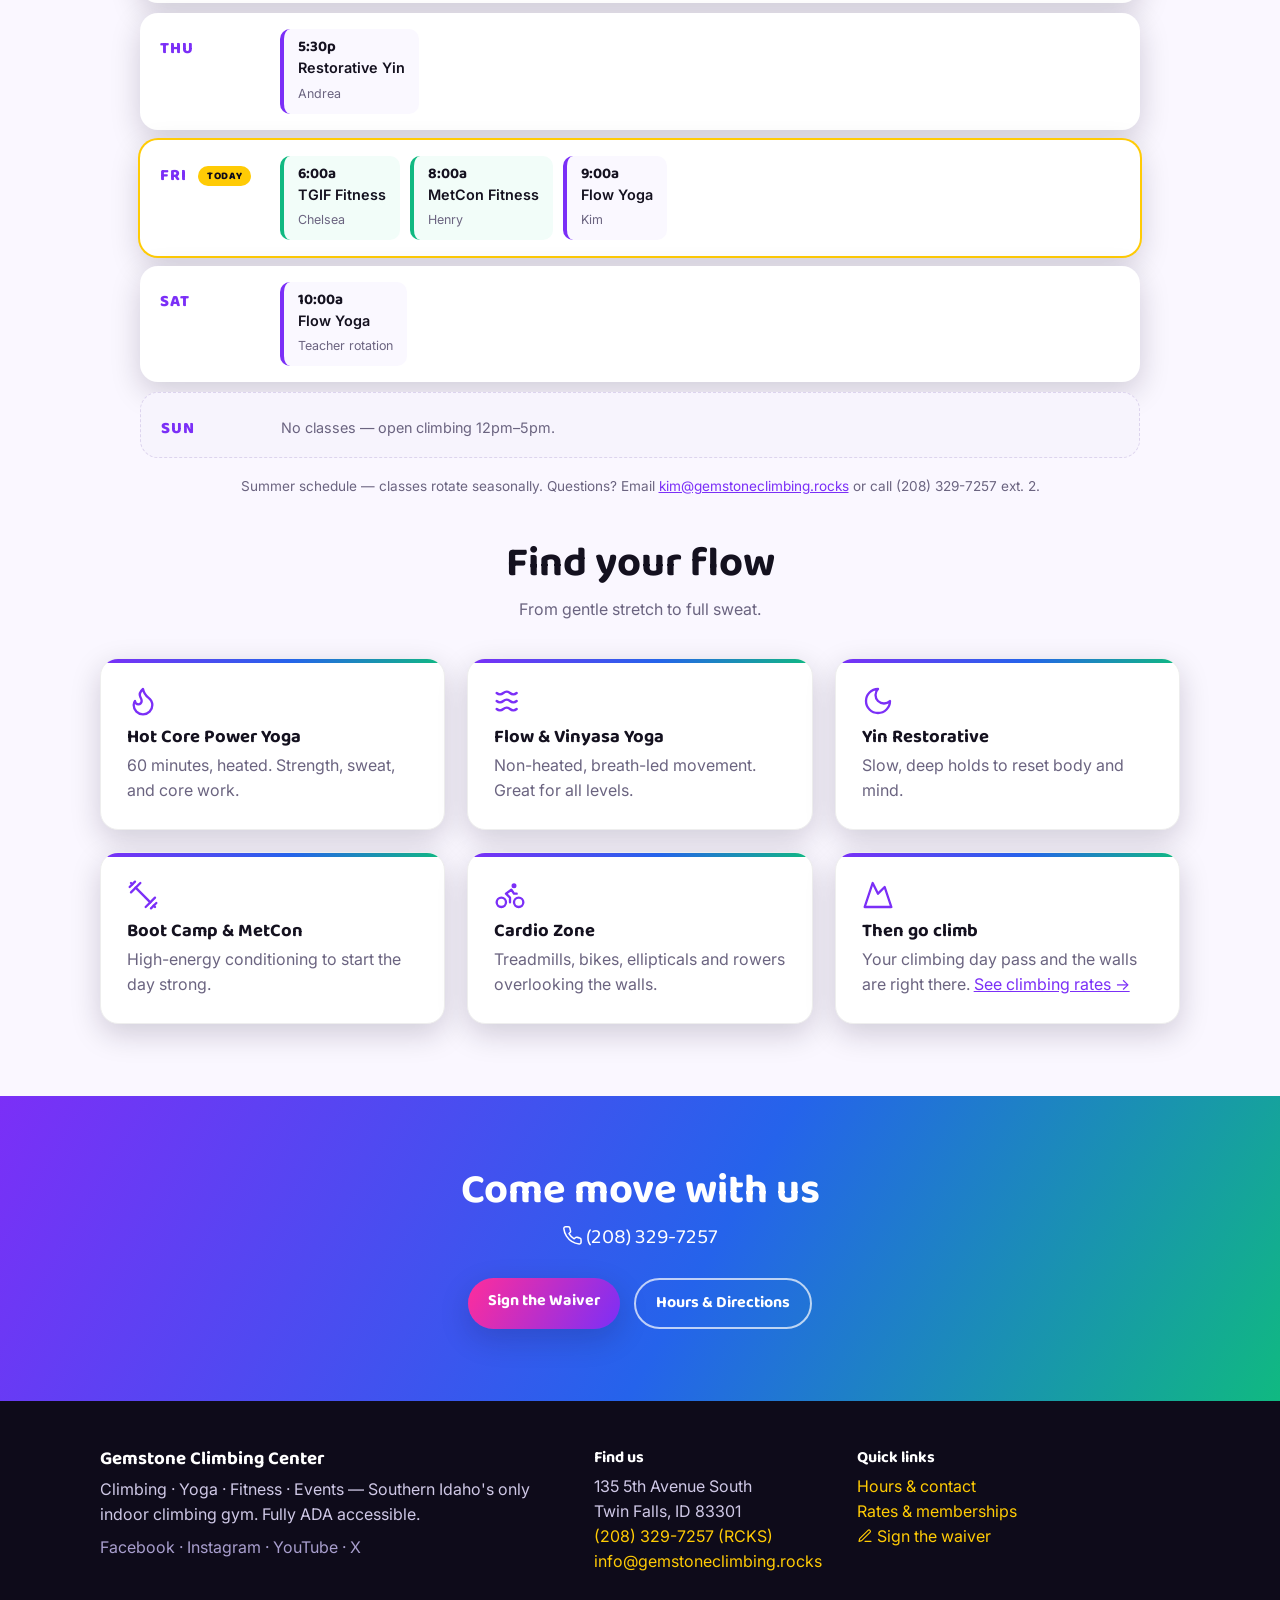
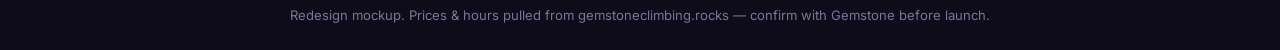
<file: yoga-fitness.html>
<!doctype html>
<html lang="en" class="no-js">
<head>
  <meta charset="UTF-8">
  <meta name="robots" content="noindex, nofollow">
  <meta name="viewport" content="width=device-width, initial-scale=1">
  <title>Yoga &amp; Fitness — Gemstone Climbing Center</title>
  <!-- Swap no-js → js before first paint so .js .reveal hides correctly when JS is available -->
  <script>document.documentElement.classList.replace('no-js','js')</script>
  <link rel="preconnect" href="https://fonts.googleapis.com">
  <link rel="preconnect" href="https://fonts.gstatic.com" crossorigin>
  <link rel="stylesheet" href="https://fonts.googleapis.com/css2?family=Baloo+2:wght@700;800&family=Inter:wght@400;600;700&display=swap">
  <link rel="icon" href="data:image/svg+xml,%3Csvg xmlns='http://www.w3.org/2000/svg' viewBox='0 0 24 24'%3E%3Crect width='24' height='24' rx='5' fill='%230e0b1a'/%3E%3Cpath d='M7 4.5h10l3.5 4.8-8.5 10.2L3.5 9.3z' fill='none' stroke='%23ffcb05' stroke-width='1.7' stroke-linejoin='round'/%3E%3Cpath d='M3.5 9.3h17' stroke='%23ffcb05' stroke-width='1.2'/%3E%3C/svg%3E">
  <meta name="description" content="Daily yoga and fitness classes for every level. Free for members, $15 drop-in, $45/month unlimited.">
  <meta property="og:type" content="website">
  <meta property="og:site_name" content="Gemstone Climbing Center">
  <meta property="og:title" content="Yoga & Fitness — Gemstone Climbing">
  <meta property="og:description" content="Daily yoga and fitness classes for every level. Free for members, $15 drop-in, $45/month unlimited.">
  <meta property="og:url" content="https://keemstart.github.io/gemstone-climbing-preview/yoga-fitness.html">
  <meta property="og:image" content="https://keemstart.github.io/gemstone-climbing-preview/assets/photos/og-cover.jpg">
  <meta name="twitter:card" content="summary_large_image">
  <meta name="twitter:title" content="Yoga & Fitness — Gemstone Climbing">
  <meta name="twitter:description" content="Daily yoga and fitness classes for every level. Free for members, $15 drop-in, $45/month unlimited.">
  <meta name="twitter:image" content="https://keemstart.github.io/gemstone-climbing-preview/assets/photos/og-cover.jpg">
  <link rel="stylesheet" href="styles.css?v=28">
</head>
<body>
  <a class="skip" href="#main">Skip to content</a>
  <header class="nav">
    <div class="nav__bar">
  <a class="nav__logo" href="index.html" aria-label="Gemstone Climbing Center — home"><img src="assets/photos/logo-white.png" alt="Gemstone Climbing Center" width="280" height="90"></a>
      <nav class="nav__links" id="nav-links">
        <a href="rates.html">Rates &amp; Promotions</a>
        <a href="calendar.html">Calendar</a>
        <a href="classes.html">Climbing Classes</a>
        <a href="yoga-fitness.html" aria-current="page">Yoga &amp; Fitness</a>
        <a href="parties.html">Parties &amp; Groups</a>
        <a href="gift-cards.html">Gift Cards</a>
        <a href="visit.html">Hours and Contact</a>
        <a href="community.html">Community Partner &amp; Events</a>
        <a href="donation.html">Donation</a>
        <a href="employment.html">Employment</a>
      </nav>
      <button class="nav__burger" type="button" aria-label="Open menu" aria-expanded="false" aria-controls="nav-links"><svg class="ico ico--open" viewBox="0 0 24 24" fill="none" stroke="currentColor" stroke-width="2" stroke-linecap="round" aria-hidden="true"><path d="M3 6h18M3 12h18M3 18h18"/></svg><svg class="ico ico--close" viewBox="0 0 24 24" fill="none" stroke="currentColor" stroke-width="2" stroke-linecap="round" aria-hidden="true"><path d="M18 6 6 18M6 6l12 12"/></svg></button>
    </div>
  </header>

  <main id="main">

    <!-- ── Page hero ── -->
    <section class="hero hero--page hero--yoga">
      <div class="container hero__inner">
        <p class="eyebrow">Yoga &amp; fitness</p>
        <h1 class="hero__title">Stretch. Sweat. Send.</h1>
        <p class="hero__sub">Daily yoga and fitness classes for every level — free for members, drop-in friendly for everyone else.</p>
      </div>
    </section>

    <!-- ── Pricing (the single source for yoga/fitness prices) ── -->
    <section class="section">
      <div class="container">
        <h2>Class pricing</h2>
        <p class="section__sub">One price covers any class on the schedule.</p>
        <div class="table-wrap">
          <table class="rate-table">
            <caption>Yoga &amp; fitness</caption>
            <thead><tr><th>Option</th><th>Price</th></tr></thead>
            <tbody>
              <tr><td>Gym members</td><td class="price">Free</td></tr>
              <tr><td>Drop-in, single class</td><td class="price">$15</td></tr>
              <tr><td>10-class punch pass — shareable, never expires</td><td class="price">$130</td></tr>
              <tr><td>Unlimited classes, monthly</td><td class="price">$45/mo</td></tr>
            </tbody>
            <tfoot><tr><td colspan="2">Climbing membership includes all classes — see <a href="rates.html#memberships" style="color:var(--amethyst)">memberships</a>.</td></tr></tfoot>
          </table>
        </div>
      </div>
    </section>

    <!-- Weekly schedule -->
    <section class="section section--tight reveal" id="schedule">
      <div class="container">
        <h2>Weekly schedule</h2>
        <p class="section__sub">Just drop in &mdash; or sign up online through our booking system.</p>

        <div class="legend">
          <span><i style="background:var(--amethyst)"></i> Yoga</span>
          <span><i style="background:var(--emerald)"></i> Fitness</span>
        </div>

        <div class="week">

          <div class="week__row" data-day="1">
            <div class="week__day">Mon <span class="week__badge">Today</span></div>
            <div class="week__classes">
              <div class="cls cls--fit"><span class="cls__time">6:00a</span><span class="cls__name">Body Rock Boot Camp</span><span class="cls__who">Theron</span></div>
              <div class="cls cls--fit"><span class="cls__time">8:00a</span><span class="cls__name">MetCon Fitness</span><span class="cls__who">Henry</span></div>
              <div class="cls"><span class="cls__time">9:00a</span><span class="cls__name">Flow Yoga</span><span class="cls__who">Kim</span></div>
              <div class="cls"><span class="cls__time">6:00p</span><span class="cls__name">Hot Core Power Yoga</span><span class="cls__who">&nbsp;</span></div>
            </div>
          </div>

          <div class="week__row" data-day="2">
            <div class="week__day">Tue <span class="week__badge">Today</span></div>
            <div class="week__classes">
              <div class="cls"><span class="cls__time">9:00a</span><span class="cls__name">Flow Yoga</span><span class="cls__who">Dre</span></div>
              <div class="cls"><span class="cls__time">6:00p</span><span class="cls__name">Vinyasa Flow</span><span class="cls__who">Jessica</span></div>
            </div>
          </div>

          <div class="week__row" data-day="3">
            <div class="week__day">Wed <span class="week__badge">Today</span></div>
            <div class="week__classes">
              <div class="cls cls--fit"><span class="cls__time">6:00a</span><span class="cls__name">Hump Day Fitness</span><span class="cls__who">Chelsea</span></div>
              <div class="cls cls--fit"><span class="cls__time">8:00a</span><span class="cls__name">MetCon Fitness</span><span class="cls__who">Henry</span></div>
              <div class="cls"><span class="cls__time">9:00a</span><span class="cls__name">Flow Yoga</span><span class="cls__who">Kim</span></div>
              <div class="cls"><span class="cls__time">6:00p</span><span class="cls__name">Hot Core Power Yoga</span><span class="cls__who">Kim</span></div>
            </div>
          </div>

          <div class="week__row" data-day="4">
            <div class="week__day">Thu <span class="week__badge">Today</span></div>
            <div class="week__classes">
              <div class="cls"><span class="cls__time">5:30p</span><span class="cls__name">Restorative Yin</span><span class="cls__who">Andrea</span></div>
            </div>
          </div>

          <div class="week__row" data-day="5">
            <div class="week__day">Fri <span class="week__badge">Today</span></div>
            <div class="week__classes">
              <div class="cls cls--fit"><span class="cls__time">6:00a</span><span class="cls__name">TGIF Fitness</span><span class="cls__who">Chelsea</span></div>
              <div class="cls cls--fit"><span class="cls__time">8:00a</span><span class="cls__name">MetCon Fitness</span><span class="cls__who">Henry</span></div>
              <div class="cls"><span class="cls__time">9:00a</span><span class="cls__name">Flow Yoga</span><span class="cls__who">Kim</span></div>
            </div>
          </div>

          <div class="week__row" data-day="6">
            <div class="week__day">Sat <span class="week__badge">Today</span></div>
            <div class="week__classes">
              <div class="cls"><span class="cls__time">10:00a</span><span class="cls__name">Flow Yoga</span><span class="cls__who">Teacher rotation</span></div>
            </div>
          </div>

          <div class="week__row week__row--rest" data-day="0">
            <div class="week__day">Sun <span class="week__badge">Today</span></div>
            <div class="week__rest">No classes &mdash; open climbing 12pm&ndash;5pm.</div>
          </div>

        </div>

        <p class="note">Summer schedule &mdash; classes rotate seasonally. Questions? Email <a href="mailto:kim@gemstoneclimbing.rocks" style="color:var(--amethyst)">kim@gemstoneclimbing.rocks</a> or call (208) 329-7257 ext. 2.</p>
      </div>
    </section>

    <!-- ── Class styles ── -->
    <section class="section reveal" style="padding-top:0">
      <div class="container">
        <h2>Find your flow</h2>
        <p class="section__sub">From gentle stretch to full sweat.</p>
        <div class="cards">
          <div class="card">
            <div class="card__icon"><svg class="ico" viewBox="0 0 24 24" fill="none" stroke="currentColor" stroke-width="1.75" stroke-linecap="round" stroke-linejoin="round" aria-hidden="true"><path d="M8.5 14.5A2.5 2.5 0 0 0 11 12c0-1.38-.5-2-1-3-1.072-2.143-.224-4.054 2-6 .5 2.5 2 4.9 4 6.5 2 1.6 3 3.5 3 5.5a7 7 0 1 1-14 0c0-1.153.433-2.294 1-3a2.5 2.5 0 0 0 2.5 2.5z"/></svg></div>
            <h3>Hot Core Power Yoga</h3>
            <p>60 minutes, heated. Strength, sweat, and core work.</p>
          </div>
          <div class="card">
            <div class="card__icon"><svg class="ico" viewBox="0 0 24 24" fill="none" stroke="currentColor" stroke-width="1.75" stroke-linecap="round" stroke-linejoin="round" aria-hidden="true"><path d="M2 6c.6.5 1.2 1 2.5 1C7 7 7 5 9.5 5c2.6 0 2.4 2 5 2 1.3 0 1.9-.5 2.5-1"/><path d="M2 12c.6.5 1.2 1 2.5 1C7 13 7 11 9.5 11c2.6 0 2.4 2 5 2 1.3 0 1.9-.5 2.5-1"/><path d="M2 18c.6.5 1.2 1 2.5 1C7 19 7 17 9.5 17c2.6 0 2.4 2 5 2 1.3 0 1.9-.5 2.5-1"/></svg></div>
            <h3>Flow &amp; Vinyasa Yoga</h3>
            <p>Non-heated, breath-led movement. Great for all levels.</p>
          </div>
          <div class="card">
            <div class="card__icon"><svg class="ico" viewBox="0 0 24 24" fill="none" stroke="currentColor" stroke-width="1.75" stroke-linecap="round" stroke-linejoin="round" aria-hidden="true"><path d="M12 3a6 6 0 0 0 9 9 9 9 0 1 1-9-9Z"/></svg></div>
            <h3>Yin Restorative</h3>
            <p>Slow, deep holds to reset body and mind.</p>
          </div>
          <div class="card">
            <div class="card__icon"><svg class="ico" viewBox="0 0 24 24" fill="none" stroke="currentColor" stroke-width="1.75" stroke-linecap="round" stroke-linejoin="round" aria-hidden="true"><path d="m6.5 6.5 11 11"/><path d="m21 21-1-1M3 3l1 1"/><path d="m18 22 4-4M2 6l4-4"/><path d="m3 10 7-7M14 21l7-7"/></svg></div>
            <h3>Boot Camp &amp; MetCon</h3>
            <p>High-energy conditioning to start the day strong.</p>
          </div>
          <div class="card">
            <div class="card__icon"><svg class="ico" viewBox="0 0 24 24" fill="none" stroke="currentColor" stroke-width="1.75" stroke-linecap="round" stroke-linejoin="round" aria-hidden="true"><circle cx="18.5" cy="17.5" r="3.5"/><circle cx="5.5" cy="17.5" r="3.5"/><circle cx="15" cy="5" r="1"/><path d="M12 17.5V14l-3-3 4-3 2 3h2"/></svg></div>
            <h3>Cardio Zone</h3>
            <p>Treadmills, bikes, ellipticals and rowers overlooking the walls.</p>
          </div>
          <div class="card">
            <div class="card__icon"><svg class="ico" viewBox="0 0 24 24" fill="none" stroke="currentColor" stroke-width="1.75" stroke-linecap="round" stroke-linejoin="round" aria-hidden="true"><path d="m8 3 4 8 5-5 5 15H2L8 3z"/></svg></div>
            <h3>Then go climb</h3>
            <p>Your climbing day pass and the walls are right there. <a href="rates.html" style="color:var(--amethyst)">See climbing rates →</a></p>
          </div>
        </div>
      </div>
    </section>

    <!-- ── Closing CTA ── -->
    <section class="cta-band">
      <div class="container">
        <h2>Come move with us</h2>
        <p class="cta-band__phone"><a href="tel:+12083297257"><svg class="ico" viewBox="0 0 24 24" fill="none" stroke="currentColor" stroke-width="1.75" stroke-linecap="round" stroke-linejoin="round" aria-hidden="true"><path d="M22 16.92v3a2 2 0 0 1-2.18 2 19.79 19.79 0 0 1-8.63-3.07 19.5 19.5 0 0 1-6-6 19.79 19.79 0 0 1-3.07-8.67A2 2 0 0 1 4.11 2h3a2 2 0 0 1 2 1.72c.13.96.36 1.9.7 2.81a2 2 0 0 1-.45 2.11L8.09 9.91a16 16 0 0 0 6 6l1.27-1.27a2 2 0 0 1 2.11-.45c.91.34 1.85.57 2.81.7A2 2 0 0 1 22 16.92z"/></svg> (208) 329-7257</a></p>
        <div class="hero__cta">
          <a class="btn btn--cta" href="https://waiver.smartwaiver.com/w/5cfe9b97b33d8/web/" target="_blank" rel="noopener">Sign the Waiver</a>
          <a class="btn btn--ghost" href="visit.html">Hours &amp; Directions</a>
        </div>
      </div>
    </section>

  </main>

  <footer class="footer" id="footer">
    <div class="container footer__grid">
      <div>
        <h3>Gemstone Climbing Center</h3>
        <p>Climbing · Yoga · Fitness · Events — Southern Idaho's only indoor climbing gym. Fully ADA accessible.</p>
        <p class="footer__social">Facebook · Instagram · YouTube · X</p>
      </div>
      <div>
        <h4>Find us</h4>
        <p>135 5th Avenue South<br>Twin Falls, ID 83301</p>
        <p>
          <a class="contact-link" href="tel:+12083297257">(208) 329-7257 (RCKS)</a><br>
          <a class="contact-link" href="mailto:info@gemstoneclimbing.rocks">info@gemstoneclimbing.rocks</a>
        </p>
      </div>
      <div>
        <h4>Quick links</h4>
        <p>
          <a class="contact-link" href="visit.html">Hours &amp; contact</a><br>
          <a class="contact-link" href="rates.html">Rates &amp; memberships</a><br>
          <a class="contact-link" href="https://waiver.smartwaiver.com/w/5cfe9b97b33d8/web/" target="_blank" rel="noopener"><svg class="ico" viewBox="0 0 24 24" fill="none" stroke="currentColor" stroke-width="1.75" stroke-linecap="round" stroke-linejoin="round" aria-hidden="true"><path d="M12 20h9"/><path d="M16.5 3.5a2.12 2.12 0 0 1 3 3L7 19l-4 1 1-4Z"/></svg> Sign the waiver</a>
        </p>
      </div>
    </div>
    <p class="footer__note">Redesign mockup. Prices &amp; hours pulled from gemstoneclimbing.rocks — confirm with Gemstone before launch.</p>
  </footer>
  <script src="main.js?v=5" defer></script>
</body>
</html>
</file>
<file: styles.css>
:root {
  --amethyst: #7b2ff7;
  --sapphire: #2563eb;
  --emerald:  #10b981;
  --magenta:  #ff2d9b;
  --citrine:  #ffcb05;
  --rock:     #0e0b1a;
  --rock-2:   #1a1430;
  --ink:      #14111f;
  --paper:    #faf7ff;
  --muted:    #6b6480;
  --grad-gem: linear-gradient(120deg, var(--amethyst), var(--sapphire) 55%, var(--emerald));
  --grad-cta: linear-gradient(120deg, var(--magenta), var(--amethyst));
  --font-display: "Baloo 2", system-ui, sans-serif;
  --font-body: "Inter", system-ui, sans-serif;
  --radius: 18px;
  --shadow: 0 10px 30px rgba(20,10,40,.18);
  --container: 1120px;
}

*{box-sizing:border-box;margin:0}

/* ── Icon system (inline SVG, inherits colour + font-size) ── */
.ico{width:1em;height:1em;display:inline-block;vertical-align:-.15em;flex:none}
.card__icon{font-size:2rem;color:var(--amethyst);line-height:1}
.why__icon .ico{width:2rem;height:2rem}
.deal h3 .ico,.waiver-band h3 .ico,.press h3 .ico,.hours-card h3 .ico{margin-right:2px}
.ico--star{width:1em;height:1em}

body{font-family:var(--font-body); color:var(--ink); background:var(--paper); line-height:1.55;}

.container{max-width:var(--container);margin-inline:auto;padding-inline:20px}

h1,h2,h3,h4{font-family:var(--font-display); line-height:1.1;}

/* .reveal is only hidden when JS is active (html.js present); without JS content stays visible */
.js .reveal{opacity:0;transform:translateY(20px);transition:opacity .6s ease, transform .6s ease}
.js .reveal.in{opacity:1;transform:none}
/* non-js fallback: always visible */
.reveal{transition:opacity .6s ease, transform .6s ease}

@media (prefers-reduced-motion: reduce) {
  *, *::before, *::after { animation-duration:.001ms !important; animation-iteration-count:1 !important; transition-duration:.001ms !important; }
  .js .reveal { opacity:1; transform:none; }
}


/* ── Buttons ── */
.btn{display:inline-block;padding:11px 20px;border-radius:999px;font-family:var(--font-display);font-weight:700;text-decoration:none;cursor:pointer;border:none;font-size:1rem;white-space:nowrap}
.btn--cta{background:var(--grad-cta);color:#fff;box-shadow:var(--shadow);transition:transform .15s ease}
.btn--cta:hover{transform:scale(1.04)}

/* ── Header: two-row tab bar + centered straddling logo (Kim's layout) ── */
.nav{position:relative;background:#000;z-index:50}
.nav__bar{max-width:1600px;margin:0 auto;padding:14px 20px 14px 8px;display:flex;align-items:center;gap:18px}
/* Mirrors the logo width so the tab block centres on the page, not on the leftover space */
.nav__bar::after{content:"";flex:none;width:150px}
.nav__links{display:flex;flex-wrap:wrap;justify-content:center;align-items:center;gap:8px 26px;flex:1}
.nav__links a{color:#fff;text-decoration:none;font-family:var(--font-body);font-weight:700;font-size:1rem;
  text-transform:uppercase;letter-spacing:.02em;white-space:nowrap;padding:4px 2px;transition:color .2s ease}
.nav__links a:hover,.nav__links a[aria-current="page"]{color:var(--citrine)}

/* Logo, top-left inside the bar */
.nav__logo{flex:none;line-height:0;display:block}
.nav__logo img{width:150px;height:auto;display:block}

/* Mid widths: tighten so the tabs keep to two rows beside the logo */
@media (max-width:1320px) and (min-width:1061px){
  .nav__bar{gap:20px}
  .nav__links{gap:8px 18px}
  .nav__links a{font-size:.85rem;letter-spacing:0}
}
@media (max-width:1060px) and (min-width:841px){
  .nav__bar{gap:12px;padding:12px 14px 12px 6px}
  .nav__bar::after{width:60px}
  .nav__logo img{width:104px}
  .nav__links{gap:5px 11px}
  .nav__links a{font-size:.7rem;letter-spacing:0}
}

/* Mobile: menu button + drop-down panel (links wrap below the bar with JS off) */
.nav__burger{display:none;background:none;border:0;color:#fff;cursor:pointer;border-radius:12px;
  align-items:center;justify-content:center;min-width:44px;min-height:44px;transition:background .2s ease}
.nav__burger:hover{background:rgba(255,255,255,.12)}
.nav__burger .ico{width:26px;height:26px}
.nav__burger .ico--close{display:none}
.nav.is-open .nav__burger .ico--open{display:none}
.nav.is-open .nav__burger .ico--close{display:inline-block}
@media (max-width:840px){
  .nav__bar{padding:10px 16px 10px 8px;gap:12px;min-height:60px}
  .nav__bar::after{display:none}
  .nav__burger{display:inline-flex}
  .js .nav__links{position:absolute;top:100%;left:0;right:0;z-index:60;background:rgba(0,0,0,.97);
    flex-direction:column;gap:0;padding:6px 20px 14px;display:none;max-width:none;
    border-top:1px solid rgba(255,255,255,.1);box-shadow:0 18px 40px rgba(0,0,0,.45)}
  .js .nav.is-open .nav__links{display:flex}
  .js .nav__links a{padding:14px 4px;font-size:.95rem;border-bottom:1px solid rgba(255,255,255,.08)}
  .js .nav__links a:last-child{border-bottom:0}
  .no-js .nav__links{gap:8px 18px;padding-bottom:10px;justify-content:center}
  .nav__logo img{width:116px}
}

/* ── Focus visibility (keyboard a11y) ── */
a:focus-visible, button:focus-visible, summary:focus-visible, input:focus-visible {
  outline: 3px solid var(--citrine);
  outline-offset: 2px;
}

/* Skip link — first tab stop for keyboard and screen-reader users */
.skip{position:absolute;left:-9999px;top:0;z-index:100;background:var(--citrine);color:#0e0b1a;
  padding:12px 20px;border-radius:0 0 12px 0;font-family:var(--font-display);font-weight:700}
.skip:focus{left:0}

/* ── Interaction feedback (hover-capable pointers only) ── */
.pkg,.week__row,.gallery img,.faq__item{transition:transform .2s ease,box-shadow .2s ease,border-color .2s ease,filter .25s ease}
.faq__item summary{transition:color .2s ease}
@media (hover:hover){
  .pkg:hover{transform:translateY(-4px);box-shadow:0 18px 44px rgba(20,10,40,.2)}
  .rate-table tbody tr:hover{background:#faf8ff}
  .faq__item:hover{border-color:#ddd0f5}
  .faq__item summary:hover{color:var(--amethyst)}
  .gallery img:hover{filter:saturate(1.12) brightness(1.03)}
  .week__row:hover{box-shadow:0 12px 30px rgba(20,10,40,.14)}
  .tag:hover{border-left-color:var(--magenta)}
}
@media (hover:hover) and (min-width:821px){
  .pkg--popular:hover{transform:scale(1.04) translateY(-4px)}
}

/* ── Footer ── */
.footer{background:var(--rock);color:#cfc8e6;padding:48px 0 24px}
.footer__grid{display:grid;grid-template-columns:2fr 1fr 1.4fr;gap:32px}
.footer h3,.footer h4{color:#fff;margin-bottom:8px}
.footer a{color:var(--citrine);text-decoration:none}
.footer__social{margin-top:8px;color:#a99fce}
.footer__note{text-align:center;color:#7d749c;font-size:.82rem;margin-top:32px}
@media (max-width:760px){.footer__grid{grid-template-columns:1fr;gap:24px}}

/* ── Hero ──
   Photo lives on ::before so it can be transformed/animated; the jewel tint
   sits on ::after above it. Each page sets --hero-img / --hero-pos / --hero-tint. */
.hero{
  background:var(--rock-2);
  color:#fff;padding:120px 0;text-align:center;position:relative;overflow:hidden;
}
.hero::before{
  content:'';position:absolute;inset:-8%;z-index:0;
  background-image:var(--hero-img);
  background-position:var(--hero-pos, center 50%);
  background-size:cover;background-repeat:no-repeat;
}
.hero::after{
  content:'';position:absolute;inset:0;z-index:1;
  background:
    var(--hero-tint, linear-gradient(120deg, rgba(123,47,247,.85), rgba(37,99,235,.62) 55%, rgba(16,185,129,.7))),
    linear-gradient(rgba(14,11,26,.30), rgba(14,11,26,.52));
}
.hero__inner{position:relative;z-index:3}

/* Per-page hero photography */
.hero--home{--hero-img:url('assets/photos/home-hero.jpg');--hero-pos:center 55%}
.hero--rates{--hero-img:url('assets/photos/hero-rates.jpg');--hero-pos:center 45%}
.hero--classes{--hero-img:url('assets/photos/hero-classes.jpg');--hero-pos:center 72%;
  --hero-tint:linear-gradient(120deg, rgba(123,47,247,.84), rgba(37,99,235,.76))}
.hero--yoga{--hero-img:url('assets/photos/hero-yoga.jpg');--hero-pos:center 50%;
  --hero-tint:linear-gradient(120deg, rgba(37,99,235,.82), rgba(16,185,129,.78))}
.hero--visit{--hero-img:url('assets/photos/hero-visit.jpg');--hero-pos:center 45%;
  --hero-tint:linear-gradient(120deg, rgba(26,20,48,.86), rgba(123,47,247,.74))}
.hero--adaptive{--hero-img:url('assets/photos/hero-adaptive.jpg');--hero-pos:center 48%;
  --hero-tint:linear-gradient(120deg, rgba(37,99,235,.8), rgba(16,185,129,.76))}

/* Slow drifting zoom on the homepage hero (Ken Burns) */
@keyframes heroDrift{
  0%   {transform:scale(1.04) translate3d(-1.2%, 0.4%, 0)}
  50%  {transform:scale(1.13) translate3d(1.2%, -0.8%, 0)}
  100% {transform:scale(1.04) translate3d(-1.2%, 0.4%, 0)}
}
.hero--home::before{animation:heroDrift 42s ease-in-out infinite;will-change:transform}
@media (prefers-reduced-motion: reduce){.hero--home::before{animation:none}}
.hero__title{font-size:clamp(2.4rem,6vw,4.2rem);line-height:1.02;margin:6px 0}
.eyebrow{letter-spacing:.12em;text-transform:uppercase;font-size:.8rem;opacity:.9;font-weight:600}
.hero__sub{font-size:1.2rem;max-width:620px;margin:16px auto 28px;opacity:.95}
.hero__cta{display:flex;gap:14px;justify-content:center;flex-wrap:wrap}
.btn--ghost{border:2px solid rgba(255,255,255,.7);color:#fff;background:transparent;transition:background .2s ease,color .2s ease}
.btn--ghost:hover{background:rgba(255,255,255,.15)}
/* Ghost button for light surfaces (must follow .btn--ghost to win) */
.btn--ghost-dark{border:2px solid var(--amethyst);color:var(--amethyst);background:transparent}
.btn--ghost-dark:hover{background:rgba(123,47,247,.09)}

/* Decorative gem shapes — sit above the tint, below the text */
.hero__deco{position:absolute;pointer-events:none;user-select:none;z-index:2}
.hero__deco--1{bottom:-20px;right:-40px;transform:rotate(15deg)}
.hero__deco--2{top:-10px;left:-30px;transform:rotate(-10deg)}
.hero__deco--3{top:30px;right:12%;transform:rotate(20deg)}
.hero__deco--4{bottom:20px;left:10%;transform:rotate(-5deg)}

/* ── Party teaser band ── */
.teaser{background:var(--rock-2);color:#fff;padding:64px 0;text-align:center}
.teaser h2{font-size:clamp(1.8rem,4vw,2.6rem)}
.teaser__points{list-style:none;display:flex;gap:28px;justify-content:center;flex-wrap:wrap;margin:24px 0 28px;font-size:1.05rem}
@media (max-width:600px){.teaser__points{flex-direction:column;align-items:center;gap:14px}}

/* ── Offer / generic section ── */
.section{padding:72px 0}
.section h2{font-size:clamp(1.8rem,4vw,2.6rem);text-align:center}
.section__sub{text-align:center;color:var(--muted);max-width:620px;margin:10px auto 36px}

/* ── Cards grid ── */
.cards{display:grid;grid-template-columns:repeat(3,1fr);gap:22px}
@media (max-width:900px){.cards{grid-template-columns:repeat(2,1fr)}}
@media (max-width:600px){.cards{grid-template-columns:1fr}}

/* Card — using ::before top accent instead of border-image to keep border-radius intact */
.card{
  background:#fff;
  border:1px solid #eee;
  border-radius:var(--radius);
  padding:26px;
  box-shadow:var(--shadow);
  position:relative;
  overflow:hidden;
}
.card::before{
  content:'';
  position:absolute;
  inset:0 0 auto 0;
  height:4px;
  background:var(--grad-gem);
  border-radius:var(--radius) var(--radius) 0 0;
}
.card__icon{font-size:2rem}
.card h3{margin:10px 0 6px;font-size:1.15rem}
.card p{color:var(--muted)}

/* ── Why Gemstone trust band ── */
.why{background:var(--grad-gem);color:#fff;padding:64px 0;text-align:center}
.why h2{font-size:clamp(1.8rem,4vw,2.6rem);margin-bottom:36px}
.why__grid{display:grid;grid-template-columns:repeat(4,1fr);gap:24px;text-align:center}
@media (max-width:760px){.why__grid{grid-template-columns:repeat(2,1fr)}}
@media (max-width:460px){.why__grid{grid-template-columns:1fr}}
.why__item{background:rgba(255,255,255,.12);border-radius:var(--radius);padding:24px 16px;backdrop-filter:blur(4px)}
.why__icon{display:block;font-size:2rem;margin-bottom:10px}
.why__item strong{font-size:1rem;font-weight:700;font-family:var(--font-display)}

/* ── Photo gallery ── */
.gallery{display:grid;grid-template-columns:repeat(3,1fr);gap:14px}
@media (max-width:760px){.gallery{grid-template-columns:repeat(2,1fr)}}
@media (max-width:440px){.gallery{grid-template-columns:1fr}}
.gallery img{width:100%;height:260px;object-fit:cover;object-position:center 45%;border-radius:var(--radius);box-shadow:var(--shadow);display:block}
.gallery__note{text-align:center;color:var(--muted);font-size:.82rem;margin-top:18px}

/* ── Testimonial quotes ── */
.quote{background:#fff;border-radius:var(--radius);padding:24px;box-shadow:var(--shadow)}
.quote p{color:var(--ink);font-style:italic}
.quote cite{display:block;margin-top:12px;color:var(--amethyst);font-style:normal;font-weight:700;font-family:var(--font-display)}

/* ════════════════════════════════════════════════════
   PARTY PAGE
   ════════════════════════════════════════════════════ */

/* ── Party hero ── */
.hero--party{--hero-img:url('assets/photos/party-hero.jpg');--hero-pos:center 55%;
  --hero-tint:linear-gradient(120deg, rgba(255,45,155,.78), rgba(123,47,247,.8))}

/* ── Package cards ── */
.cards--pkg{grid-template-columns:repeat(3,1fr)}
@media (max-width:820px){.cards--pkg{grid-template-columns:1fr;max-width:420px;margin-inline:auto}}

.pkg{background:#fff;border-radius:var(--radius);padding:30px;box-shadow:var(--shadow);position:relative;display:flex;flex-direction:column}
.pkg--popular{outline:3px solid var(--magenta);outline-offset:0}
@media (min-width:821px){.pkg--popular{transform:scale(1.04)}}

.pkg__name{font-size:1.4rem}
.pkg__price{font-family:var(--font-display);font-size:2.4rem;color:var(--amethyst);margin:4px 0 14px}
.pkg__list{list-style:none;margin:0 0 22px;display:grid;gap:9px}
.pkg__list li{color:var(--ink);position:relative;padding-left:27px;line-height:1.45}
.pkg__list li::before{content:'';position:absolute;left:0;top:.2em;width:17px;height:17px;
  background:url("data:image/svg+xml,%3Csvg xmlns='http://www.w3.org/2000/svg' viewBox='0 0 24 24' fill='none' stroke='%2310b981' stroke-width='3' stroke-linecap='round' stroke-linejoin='round'%3E%3Cpath d='M20 6 9 17l-5-5'/%3E%3C/svg%3E") center/contain no-repeat}
.pkg .btn{margin-top:auto}
.pkg__ribbon{position:absolute;top:14px;right:-6px;background:var(--grad-cta);color:#fff;padding:4px 14px;border-radius:6px;font-size:.8rem;font-family:var(--font-display);font-weight:700}
.note{text-align:center;color:var(--muted);font-size:.85rem;margin-top:18px}

/* ── How it works steps ── */
.steps{display:grid;grid-template-columns:repeat(4,1fr);gap:20px}
@media (max-width:760px){.steps{grid-template-columns:repeat(2,1fr)}}
@media (max-width:440px){.steps{grid-template-columns:1fr}}

.step{text-align:center}
.step__num{width:56px;height:56px;border-radius:50%;background:var(--grad-gem);color:#fff;font-family:var(--font-display);font-weight:800;font-size:1.5rem;display:grid;place-items:center;margin:0 auto 12px}
.step h3{font-size:1.1rem;margin-bottom:4px}
.step p{color:var(--muted)}

/* ── FAQ accordion ── */
.faq-wrap{max-width:760px}
.faq__item{background:#fff;border:1px solid #eee;border-radius:12px;padding:14px 18px;margin-bottom:10px}
.faq__item summary{font-family:var(--font-display);font-weight:700;cursor:pointer;list-style:none;display:flex;justify-content:space-between;align-items:center}
.faq__item summary::-webkit-details-marker{display:none}
.faq__item summary::after{content:'+';font-size:1.3rem;color:var(--amethyst);transition:transform .2s ease;line-height:1}
.faq__item[open] summary::after{transform:rotate(45deg)}
.faq__item[open] summary{color:var(--amethyst)}
.faq__item p{color:var(--muted);margin-top:10px}

/* ── Closing CTA band + request form ── */
.cta-band{background:var(--grad-gem);color:#fff;padding:72px 0;text-align:center}
.cta-band h2{font-size:clamp(1.8rem,4vw,2.6rem)}
.cta-band__phone{font-size:1.3rem;font-family:var(--font-display);margin:8px 0 24px}
.request-form{background:#fff;color:var(--ink);max-width:520px;margin:0 auto;border-radius:var(--radius);padding:26px;text-align:left;box-shadow:var(--shadow)}
.request-form form{display:grid;gap:14px}
.request-form label{display:grid;gap:4px;font-weight:600;font-size:.9rem}
.request-form input{padding:10px 12px;border:1px solid #ddd;border-radius:10px;font:inherit}
.request-form .btn{justify-self:start}
.request-form .note{margin:0}

/* Contact links keep the footer's citrine treatment but stay tappable */
.footer a.contact-link{color:var(--citrine);text-decoration:none}
.footer a.contact-link:hover{text-decoration:underline}
.cta-band__phone a{color:#fff;text-decoration:none}
.cta-band__phone a:hover{text-decoration:underline}

/* ── Visit us (address + map + directions) ── */
.visit{display:grid;grid-template-columns:1fr 1.1fr;gap:24px;align-items:center;
  background:#fff;color:var(--ink);border-radius:var(--radius);padding:24px;
  box-shadow:var(--shadow);max-width:900px;margin:0 auto;text-align:left}
@media (max-width:720px){.visit{grid-template-columns:1fr}}
.visit h3{font-size:1.3rem;margin-bottom:6px}
.visit address{font-style:normal;color:var(--muted);margin-bottom:14px;line-height:1.5}
.visit__map{width:100%;height:220px;border:0;border-radius:12px;display:block;background:#eee}
.visit__note{color:var(--muted);font-size:.85rem;margin-top:10px}

/* ── Photo slots (awaiting owner-supplied images) ── */
.photo-slot{
  border:2px dashed rgba(123,47,247,.45);
  background:linear-gradient(135deg, rgba(123,47,247,.06), rgba(255,45,155,.06));
  border-radius:var(--radius);
  display:grid;place-items:center;text-align:center;
  padding:24px;color:var(--amethyst);min-height:200px;
}
.photo-slot__icon{font-size:2rem;display:block;margin-bottom:8px}
.photo-slot strong{display:block;font-family:var(--font-display);font-size:1.05rem}
.photo-slot span.photo-slot__hint{display:block;color:var(--muted);font-size:.85rem;margin-top:4px}
.photo-slot--lg{min-height:320px}
.photo-slots{display:grid;grid-template-columns:repeat(3,1fr);gap:14px;margin-top:14px}
@media (max-width:760px){.photo-slots{grid-template-columns:1fr}}

/* ── Honesty markers ── */
.hours-tag{display:inline-block;margin-top:6px;font-size:.72rem;letter-spacing:.04em;
  text-transform:uppercase;color:#0e0b1a;background:var(--citrine);
  border-radius:999px;padding:2px 10px;font-weight:700}
.rating{text-align:center;margin-bottom:28px}
.rating__stars{font-size:1.5rem;color:var(--citrine);display:inline-flex;gap:4px}
.rating__text{color:var(--muted);font-size:.9rem;margin-top:4px}
.rating__text a{color:var(--amethyst)}

/* ════════════════════════════════════════════════════
   SUBPAGES (rates / classes / yoga / visit)
   ════════════════════════════════════════════════════ */

/* Compact page hero for interior pages */
.hero--page{padding:76px 0}
.hero--page .hero__title{font-size:clamp(2rem,5vw,3.2rem)}

/* Active nav link */
.nav__links a[aria-current="page"]{color:var(--citrine)}

/* ── Pricing tables ── */
.table-wrap{overflow-x:auto;background:#fff;border-radius:var(--radius);box-shadow:var(--shadow);max-width:760px;margin:0 auto;min-width:0;width:100%}
.rate-stack>*{min-width:0}
.rate-table{width:100%;border-collapse:collapse;font-size:.98rem}
.rate-table caption{font-family:var(--font-display);font-weight:700;font-size:1.15rem;text-align:left;padding:18px 22px 6px;color:var(--ink)}
.rate-table th{text-align:left;font-weight:600;color:var(--muted);font-size:.8rem;text-transform:uppercase;letter-spacing:.06em;padding:10px 22px;border-bottom:1px solid #eee}
.rate-table td{padding:12px 22px;border-bottom:1px solid #f2eefa}
.rate-table tr:last-child td{border-bottom:none}
.rate-table td:last-child,.rate-table th:last-child{text-align:right;white-space:nowrap}
.rate-table .price{font-family:var(--font-display);font-weight:700;color:var(--amethyst);font-size:1.05rem}
.rate-table tfoot td{color:var(--muted);font-size:.85rem;border-top:1px solid #eee;background:#faf8ff}

/* Stack multiple tables with air */
.rate-stack{display:grid;gap:28px}

/* Two-up package grid (real seasonal party pricing) */
.cards--pkg2{grid-template-columns:repeat(2,1fr);max-width:820px;margin-inline:auto}
@media (max-width:820px){.cards--pkg2{grid-template-columns:1fr;max-width:420px}}

/* ── Waiver push band ── */
.waiver-band{background:var(--citrine);color:#0e0b1a;border-radius:var(--radius);
  max-width:760px;margin:0 auto;padding:28px;display:flex;gap:20px;align-items:center;
  justify-content:space-between;flex-wrap:wrap;box-shadow:var(--shadow)}
.waiver-band h3{font-size:1.3rem;margin-bottom:4px}
.waiver-band p{font-size:.95rem;max-width:420px}
.btn--dark{background:var(--rock);color:#fff;transition:transform .15s ease}
.btn--dark:hover{transform:scale(1.04)}

/* ── Two booking paths: weekends online, weekdays with Kim ── */
.paths{display:grid;grid-template-columns:1fr 1fr;gap:20px;max-width:900px;margin:30px auto 0}
@media (max-width:760px){.paths{grid-template-columns:1fr}}
.path{background:#fff;border:1px solid #ece5f8;border-radius:var(--radius);
  padding:26px;box-shadow:var(--shadow);display:flex;flex-direction:column}
.path--online{border-top:5px solid var(--emerald)}
.path--ask{border-top:5px solid var(--magenta)}
.path__tag{display:inline-flex;align-items:center;gap:7px;font-family:var(--font-display);
  font-weight:700;font-size:.75rem;text-transform:uppercase;letter-spacing:.07em;
  padding:5px 12px;border-radius:999px;align-self:flex-start;margin-bottom:12px}
.path--online .path__tag{background:#e7fbf3;color:#0a7a56}
.path--ask .path__tag{background:#ffeaf5;color:#b0116a}
.path h3{font-size:1.22rem;margin-bottom:6px}
.path p{color:var(--muted);font-size:.95rem;margin-bottom:18px}
.path__actions{display:flex;gap:10px;flex-wrap:wrap;margin-top:auto}

/* Contact card (generic, used elsewhere) */
.contact-card{display:flex;gap:22px;align-items:center;justify-content:space-between;flex-wrap:wrap;
  background:#fff;border:1px solid #ece5f8;border-left:5px solid var(--amethyst);
  border-radius:var(--radius);padding:24px 26px;box-shadow:var(--shadow);
  max-width:820px;margin:26px auto 0}
.contact-card h3{font-size:1.2rem;margin-bottom:4px}
.contact-card p{color:var(--muted);font-size:.95rem;max-width:420px}
.contact-card__actions{display:flex;gap:10px;flex-wrap:wrap}

/* ── Quick fact pills (deposit / booking rules) ── */
.facts{display:flex;gap:12px;justify-content:center;flex-wrap:wrap;margin:26px 0 0}
.fact{background:#fff;border:1px solid #eee;border-radius:999px;padding:9px 18px;
  font-size:.9rem;font-weight:600;box-shadow:var(--shadow)}

/* ── Weekly schedule: week-at-a-glance agenda rows ── */
.legend{display:flex;gap:20px;justify-content:center;flex-wrap:wrap;margin-bottom:22px;font-size:.88rem}
.legend span{display:flex;align-items:center;gap:8px;font-weight:600;color:var(--muted)}
.legend i{width:13px;height:13px;border-radius:4px;display:inline-block}

.week{max-width:1000px;margin:0 auto;display:grid;gap:10px}
.week__row{display:grid;grid-template-columns:104px 1fr;gap:16px;align-items:start;
  background:#fff;border-radius:var(--radius);box-shadow:var(--shadow);padding:16px 20px}
@media (max-width:640px){.week__row{grid-template-columns:1fr;gap:10px}}
.week__day{font-family:var(--font-display);font-weight:800;font-size:1.02rem;color:var(--amethyst);
  text-transform:uppercase;letter-spacing:.05em;padding-top:7px}
@media (max-width:640px){.week__day{padding-top:0;border-bottom:2px solid #f2eefa;padding-bottom:8px}}
.week__classes{display:flex;flex-wrap:wrap;gap:10px}
.week__row--rest{background:#f7f4fd;box-shadow:none;border:1px dashed #ddd4ee}
.week__rest{color:var(--muted);font-size:.9rem;padding-top:8px}

.cls{border-left:4px solid var(--amethyst);background:#faf8ff;border-radius:10px;padding:9px 14px}
.cls--fit{border-left-color:var(--emerald);background:#f2fdf9}
.cls__time{font-family:var(--font-display);font-weight:700;font-size:.95rem;display:block;line-height:1.25}
.cls__name{font-size:.9rem;font-weight:600;display:block}
.cls__who{font-size:.78rem;color:var(--muted)}

/* "Today" marker — added by main.js, harmless without JS */
.week__badge{display:none;background:var(--citrine);color:#0e0b1a;border-radius:999px;
  padding:2px 9px;font-size:.65rem;font-weight:800;letter-spacing:.04em;margin-left:8px;vertical-align:middle}
.week__row.is-today{box-shadow:0 0 0 2px var(--citrine), var(--shadow)}
.week__row.is-today .week__badge{display:inline-block}

/* ── Hours table (visit page) ── */
.hours-grid{display:grid;grid-template-columns:1fr 1fr;gap:22px;max-width:900px;margin:0 auto}
@media (max-width:760px){.hours-grid{grid-template-columns:1fr}}
.hours-card{background:#fff;border-radius:var(--radius);box-shadow:var(--shadow);padding:24px}
.hours-card h3{font-size:1.15rem;margin-bottom:12px}
.hours-card table{width:100%;border-collapse:collapse}
.hours-card td{padding:7px 0;border-bottom:1px solid #f2eefa;font-size:.95rem}
.hours-card tr:last-child td{border-bottom:none}
.hours-card td:last-child{text-align:right;font-weight:600;white-space:nowrap}
.hours-card .today td{color:var(--amethyst);font-weight:700}
.hours-card__note{color:var(--muted);font-size:.85rem;margin-top:10px}

/* ── Deals strip ── */
.deals{display:grid;grid-template-columns:repeat(4,1fr);gap:16px;max-width:1080px;margin:0 auto}
@media (max-width:1000px){.deals{grid-template-columns:repeat(2,1fr)}}
@media (max-width:560px){.deals{grid-template-columns:1fr}}
.deal{background:var(--rock-2);color:#fff;border-radius:var(--radius);padding:22px;box-shadow:var(--shadow)}
.deal h3{color:var(--citrine);font-size:1.05rem;margin-bottom:6px}
.deal p{font-size:.92rem;color:#d9d2ee}
a.deal{display:block;text-decoration:none;cursor:pointer;transition:transform .18s ease,box-shadow .18s ease}
a.deal:hover{transform:translateY(-3px);box-shadow:0 14px 34px rgba(20,10,40,.3)}
.deal__buy{display:inline-block;margin-top:10px;color:var(--citrine);font-weight:700;font-size:.9rem}

/* ── Benefits cards (adaptive page) ── */
.benefits{display:grid;grid-template-columns:repeat(2,1fr);gap:20px;max-width:1000px;margin:0 auto}
@media (max-width:800px){.benefits{grid-template-columns:1fr}}
.benefit{background:#fff;border-radius:var(--radius);box-shadow:var(--shadow);padding:26px;position:relative;overflow:hidden}
.benefit::before{content:'';position:absolute;inset:0 0 auto 0;height:4px;background:var(--grad-gem)}
.benefit h3{font-size:1.2rem;margin-bottom:6px;display:flex;align-items:center;gap:9px}
.benefit__lead{color:var(--ink);margin-bottom:12px;font-size:.95rem}
.benefit ul{list-style:none;display:grid;gap:8px}
.benefit li{color:var(--muted);font-size:.9rem;padding-left:20px;position:relative;line-height:1.5}
.benefit li::before{content:'▸';position:absolute;left:0;color:var(--amethyst);font-weight:700}

/* ── Condition tags ── */
.tags{display:flex;flex-wrap:wrap;gap:10px;justify-content:center;max-width:820px;margin:0 auto}
.tag{background:#fff;border:1px solid #e8e0f5;border-left:4px solid var(--amethyst);
  border-radius:10px;padding:10px 16px;font-size:.92rem;font-weight:600;box-shadow:var(--shadow)}

/* ── Feature/press band ── */
.press{background:var(--rock-2);color:#fff;border-radius:var(--radius);max-width:900px;margin:0 auto;
  padding:28px;display:flex;gap:22px;align-items:center;justify-content:space-between;flex-wrap:wrap;box-shadow:var(--shadow)}
.press h3{font-size:1.25rem;margin-bottom:4px}
.press p{color:#d9d2ee;font-size:.95rem;max-width:480px}

/* ── Pull quote ── */
.pullquote{max-width:780px;margin:0 auto;text-align:center;font-family:var(--font-display);
  font-size:clamp(1.15rem,2.4vw,1.5rem);line-height:1.4;color:var(--ink)}
.pullquote span{background:linear-gradient(180deg,transparent 62%,rgba(255,203,5,.55) 62%)}

/* ── Layout helpers: tighter pages, side-by-side tables, 3-step grid ── */
.section--tight{padding:44px 0}
.steps--3{grid-template-columns:repeat(3,1fr);max-width:860px;margin-inline:auto}
@media (max-width:700px){.steps--3{grid-template-columns:1fr;max-width:380px}}
.rate-cols{display:grid;grid-template-columns:1fr 1fr;gap:22px;align-items:start;max-width:1080px;margin:0 auto}
@media (max-width:860px){.rate-cols{grid-template-columns:1fr;max-width:760px}}
.rate-cols .table-wrap{max-width:none}

/* ── Linked site-map cards (homepage "Explore") ── */
a.card--link{display:block;text-decoration:none;color:var(--ink);cursor:pointer;
  transition:transform .2s ease,box-shadow .2s ease}
a.card--link h3{color:var(--ink)}
.card__go{display:inline-block;margin-top:12px;color:var(--amethyst);font-weight:700;font-size:.9rem;
  font-family:var(--font-display);transition:transform .2s ease}
@media (hover:hover){
  a.card--link:hover{transform:translateY(-4px);box-shadow:0 18px 44px rgba(20,10,40,.18)}
  a.card--link:hover .card__go{transform:translateX(4px)}
}


/* ── Waiver band living inside the homepage hero ── */
.hero .waiver-band{margin:34px auto 0;text-align:left;position:relative;z-index:3;
  box-shadow:0 14px 40px rgba(0,0,0,.35)}
.hero .waiver-band h3{color:#0e0b1a}

/* ── New page heroes (reuse existing photography with fresh tints) ── */
.hero--calendar{--hero-img:url('assets/photos/hero-rates.jpg');--hero-pos:center 40%;
  --hero-tint:linear-gradient(120deg, rgba(37,99,235,.84), rgba(123,47,247,.76))}
.hero--gift{--hero-img:url('assets/photos/party-hero.jpg');--hero-pos:center 55%;
  --hero-tint:linear-gradient(120deg, rgba(255,45,155,.78), rgba(123,47,247,.8))}
.hero--community{--hero-img:url('assets/photos/hero-visit.jpg');--hero-pos:center 45%;
  --hero-tint:linear-gradient(120deg, rgba(16,185,129,.8), rgba(37,99,235,.78))}
.hero--donation{--hero-img:url('assets/photos/hero-adaptive.jpg');--hero-pos:center 48%;
  --hero-tint:linear-gradient(120deg, rgba(123,47,247,.84), rgba(255,45,155,.72))}
.hero--employment{--hero-img:url('assets/photos/hero-classes.jpg');--hero-pos:center 72%;
  --hero-tint:linear-gradient(120deg, rgba(26,20,48,.86), rgba(37,99,235,.76))}

/* Two-up deals (community events) */
.deals--2{grid-template-columns:repeat(2,1fr);max-width:900px}
@media (max-width:760px){.deals--2{grid-template-columns:1fr}}

/* ── Hero clearance for the hanging logo (must come after the hero rules) ── */

/* Rates hero: the one-liner IS the title now */
.hero--page .hero__title--lead{font-size:clamp(1.35rem,2.6vw,1.9rem);line-height:1.25;max-width:760px;margin:6px auto 0;font-weight:700}
</file>
